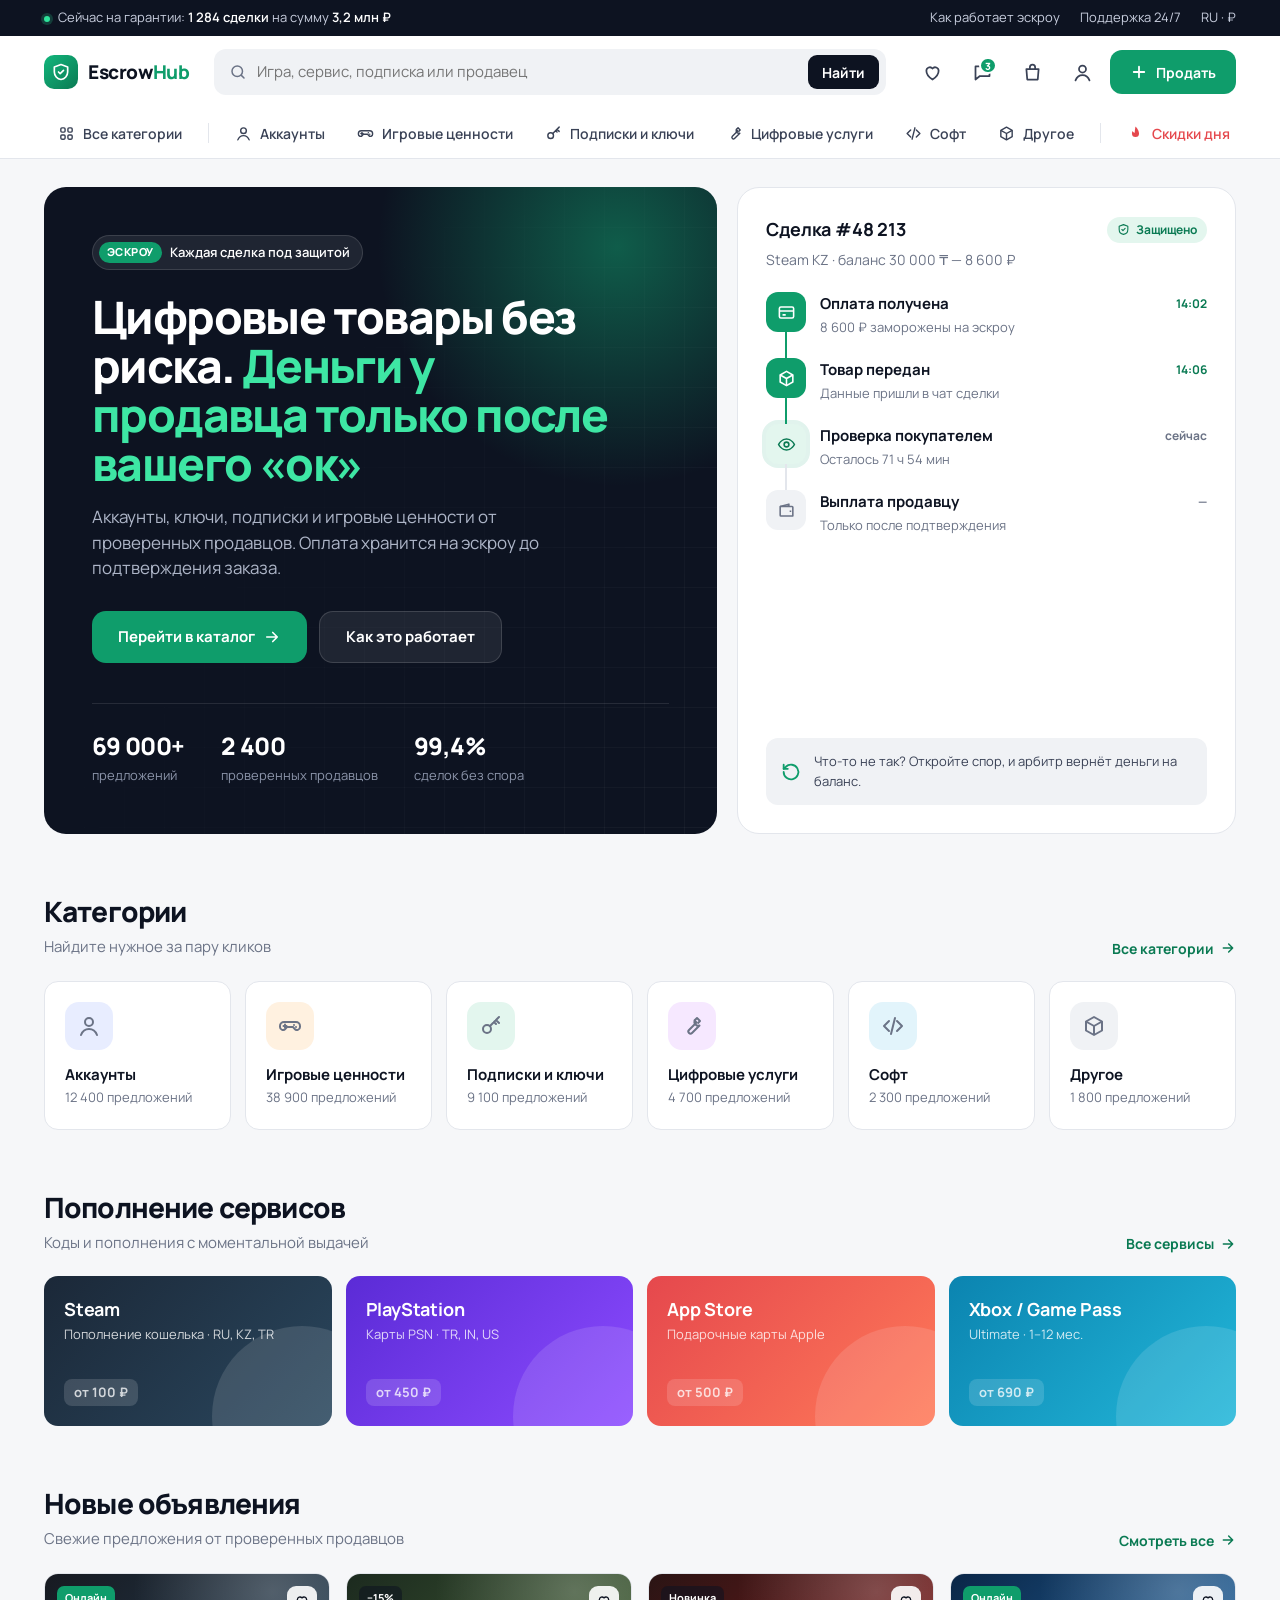
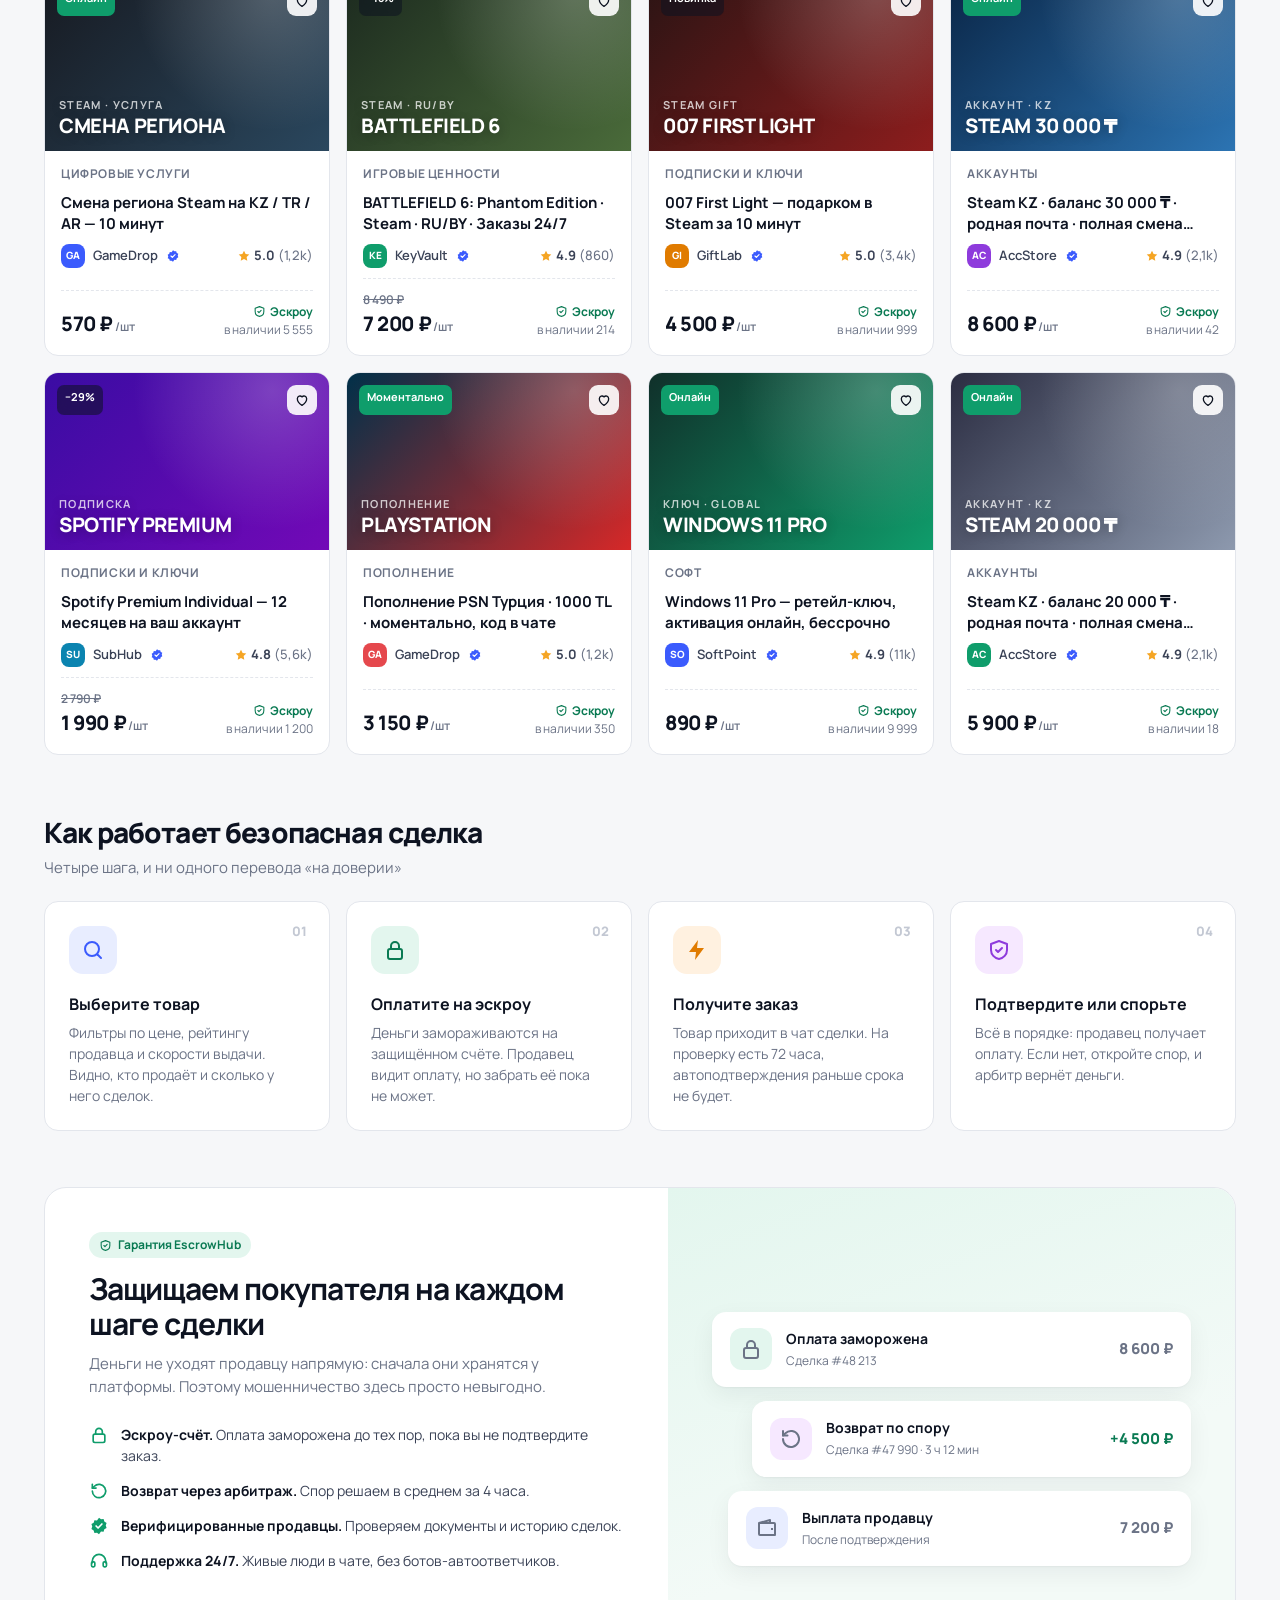
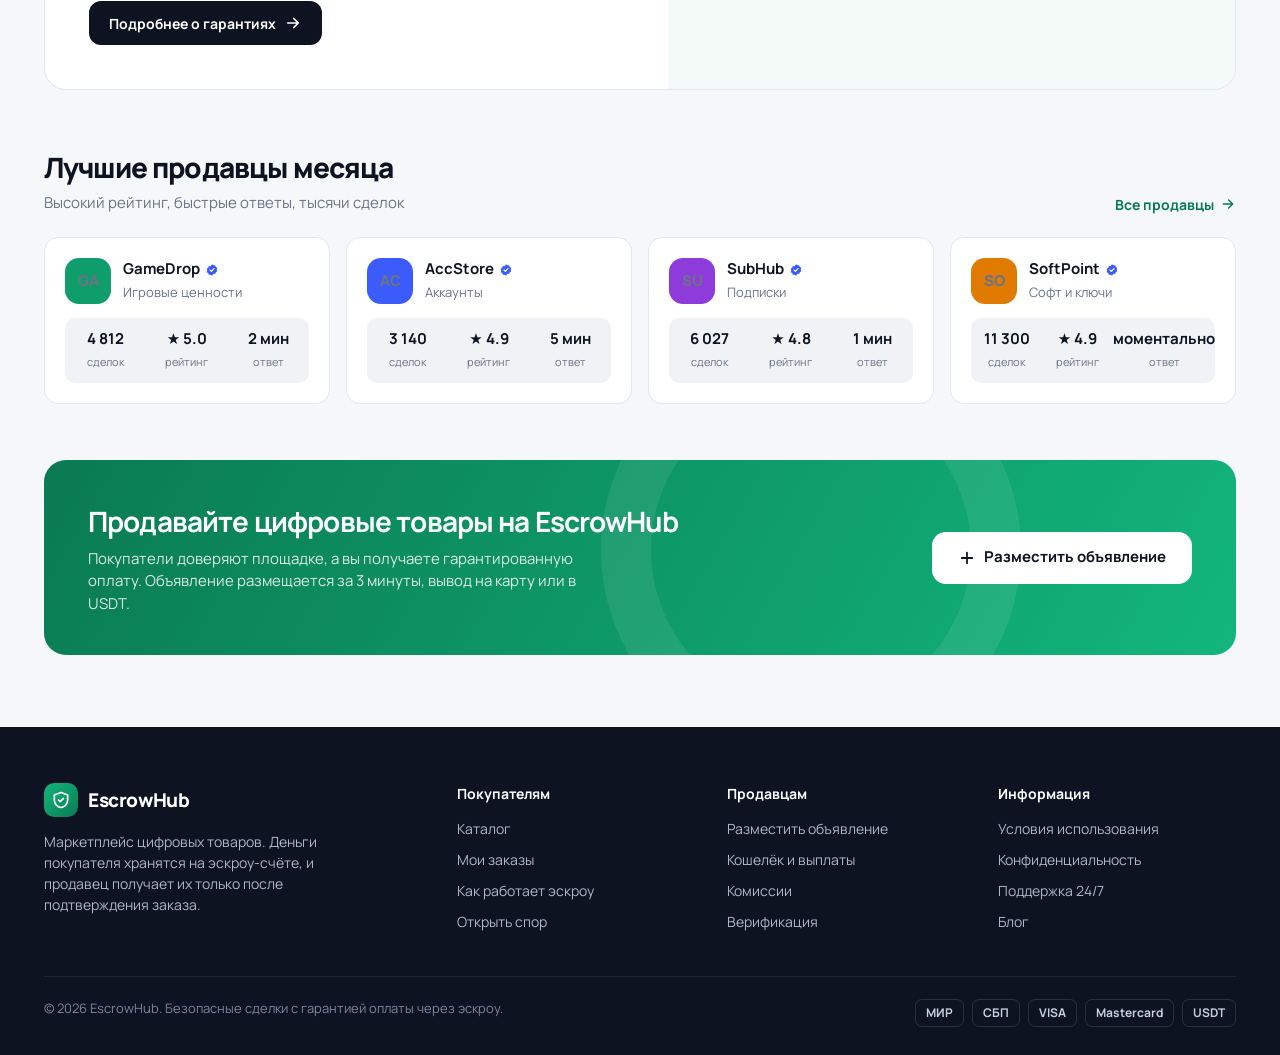
<file: index.html>
<!doctype html>
<html lang="ru">
<head>
<meta charset="utf-8">
<meta name="viewport" content="width=device-width, initial-scale=1">
<title>EscrowHub — маркетплейс цифровых товаров с безопасной сделкой</title>
<link rel="preconnect" href="https://fonts.googleapis.com">
<link rel="preconnect" href="https://fonts.gstatic.com" crossorigin>
<link href="https://fonts.googleapis.com/css2?family=Manrope:wght@400;500;600;700;800&display=swap" rel="stylesheet">
<link rel="stylesheet" href="styles.css">
</head>
<body>
<svg width="0" height="0" style="position:absolute" aria-hidden="true">
<defs>
<symbol id="i-shield" viewBox="0 0 24 24" fill="none" stroke="currentColor" stroke-width="2" stroke-linecap="round" stroke-linejoin="round"><path d="M12 3 4 6v6c0 4.5 3.4 8.3 8 9 4.6-.7 8-4.5 8-9V6l-8-3Z"/><path d="m9 12 2 2 4-4"/></symbol>
<symbol id="i-search" viewBox="0 0 24 24" fill="none" stroke="currentColor" stroke-width="2" stroke-linecap="round"><circle cx="11" cy="11" r="7"/><path d="m20 20-3.5-3.5"/></symbol>
<symbol id="i-heart" viewBox="0 0 24 24" fill="none" stroke="currentColor" stroke-width="2" stroke-linejoin="round"><path d="M12 20s-7-4.4-7-10a4 4 0 0 1 7-2.6A4 4 0 0 1 19 10c0 5.6-7 10-7 10Z"/></symbol>
<symbol id="i-chat" viewBox="0 0 24 24" fill="none" stroke="currentColor" stroke-width="2" stroke-linejoin="round"><path d="M4 5h16v11H9l-5 4V5Z"/></symbol>
<symbol id="i-bag" viewBox="0 0 24 24" fill="none" stroke="currentColor" stroke-width="2" stroke-linejoin="round"><path d="M5 8h14l-1 12H6L5 8Z"/><path d="M9 8V6a3 3 0 0 1 6 0v2"/></symbol>
<symbol id="i-user" viewBox="0 0 24 24" fill="none" stroke="currentColor" stroke-width="2" stroke-linecap="round"><circle cx="12" cy="8" r="4"/><path d="M4 21c1.5-4 4.5-6 8-6s6.5 2 8 6"/></symbol>
<symbol id="i-plus" viewBox="0 0 24 24" fill="none" stroke="currentColor" stroke-width="2.4" stroke-linecap="round"><path d="M12 5v14M5 12h14"/></symbol>
<symbol id="i-arrow" viewBox="0 0 24 24" fill="none" stroke="currentColor" stroke-width="2.2" stroke-linecap="round" stroke-linejoin="round"><path d="M5 12h14M13 6l6 6-6 6"/></symbol>
<symbol id="i-star" viewBox="0 0 24 24" fill="currentColor"><path d="m12 2.8 2.8 5.8 6.3.9-4.6 4.4 1.1 6.3L12 17.2l-5.6 3 1.1-6.3L2.9 9.5l6.3-.9L12 2.8Z"/></symbol>
<symbol id="i-check" viewBox="0 0 24 24" fill="currentColor"><path d="M12 2 14.4 4l3.1-.3.9 3 2.7 1.6-1 3 1 3-2.7 1.6-.9 3-3.1-.3L12 22l-2.4-2-3.1.3-.9-3-2.7-1.6 1-3-1-3 2.7-1.6.9-3 3.1.3L12 2Z"/><path d="m8.5 12 2.4 2.4 4.6-4.8" fill="none" stroke="#fff" stroke-width="2" stroke-linecap="round" stroke-linejoin="round"/></symbol>
<symbol id="i-bolt" viewBox="0 0 24 24" fill="currentColor"><path d="M13 2 4 14h7l-1 8 9-12h-7l1-8Z"/></symbol>
<symbol id="i-card" viewBox="0 0 24 24" fill="none" stroke="currentColor" stroke-width="2" stroke-linejoin="round"><rect x="3" y="5" width="18" height="14" rx="2"/><path d="M3 10h18M7 15h4"/></symbol>
<symbol id="i-lock" viewBox="0 0 24 24" fill="none" stroke="currentColor" stroke-width="2" stroke-linejoin="round"><rect x="5" y="11" width="14" height="10" rx="2"/><path d="M8 11V8a4 4 0 0 1 8 0v3"/></symbol>
<symbol id="i-box" viewBox="0 0 24 24" fill="none" stroke="currentColor" stroke-width="2" stroke-linejoin="round"><path d="m12 3 8 4.5v9L12 21l-8-4.5v-9L12 3Z"/><path d="m4 7.5 8 4.5 8-4.5M12 12v9"/></symbol>
<symbol id="i-wallet" viewBox="0 0 24 24" fill="none" stroke="currentColor" stroke-width="2" stroke-linejoin="round"><path d="M4 7h15a1 1 0 0 1 1 1v11H5a1 1 0 0 1-1-1V7Z"/><path d="M4 7l11-3v3M16 13h2"/></symbol>
<symbol id="i-gamepad" viewBox="0 0 24 24" fill="none" stroke="currentColor" stroke-width="2" stroke-linecap="round" stroke-linejoin="round"><path d="M6 8h12a4 4 0 0 1 4 4v1a3 3 0 0 1-5.4 1.8L15 13H9l-1.6 1.8A3 3 0 0 1 2 13v-1a4 4 0 0 1 4-4Z"/><path d="M7 10.5v3M5.5 12h3M16 11h.01M18 13h.01"/></symbol>
<symbol id="i-key" viewBox="0 0 24 24" fill="none" stroke="currentColor" stroke-width="2" stroke-linecap="round"><circle cx="8" cy="15" r="4"/><path d="m11 12 9-9M17 6l3 3M15 8l2 2"/></symbol>
<symbol id="i-tool" viewBox="0 0 24 24" fill="none" stroke="currentColor" stroke-width="2" stroke-linejoin="round"><path d="M14.5 6.5a4 4 0 0 0 5 5L12 19a2.1 2.1 0 0 1-3-3l7.5-7.5Z"/><path d="M14.5 6.5 17 4l3 3-2.5 2.5"/></symbol>
<symbol id="i-code" viewBox="0 0 24 24" fill="none" stroke="currentColor" stroke-width="2" stroke-linecap="round" stroke-linejoin="round"><path d="m8 7-5 5 5 5M16 7l5 5-5 5M14 4l-4 16"/></symbol>
<symbol id="i-grid" viewBox="0 0 24 24" fill="none" stroke="currentColor" stroke-width="2"><rect x="4" y="4" width="6" height="6" rx="1.5"/><rect x="14" y="4" width="6" height="6" rx="1.5"/><rect x="4" y="14" width="6" height="6" rx="1.5"/><rect x="14" y="14" width="6" height="6" rx="1.5"/></symbol>
<symbol id="i-list" viewBox="0 0 24 24" fill="none" stroke="currentColor" stroke-width="2" stroke-linecap="round"><path d="M4 6h16M4 12h16M4 18h16"/></symbol>
<symbol id="i-chev" viewBox="0 0 24 24" fill="none" stroke="currentColor" stroke-width="2.2" stroke-linecap="round" stroke-linejoin="round"><path d="m6 9 6 6 6-6"/></symbol>
<symbol id="i-clock" viewBox="0 0 24 24" fill="none" stroke="currentColor" stroke-width="2" stroke-linecap="round"><circle cx="12" cy="12" r="9"/><path d="M12 7v5l3 2"/></symbol>
<symbol id="i-fire" viewBox="0 0 24 24" fill="currentColor"><path d="M12 2s5 4.5 5 10a5 5 0 0 1-10 0c0-2 1-3.5 1-3.5S9 11 11 11c0-4 1-9 1-9Z"/></symbol>
<symbol id="i-support" viewBox="0 0 24 24" fill="none" stroke="currentColor" stroke-width="2" stroke-linecap="round"><path d="M4 14v-2a8 8 0 0 1 16 0v2"/><rect x="3" y="13" width="4" height="6" rx="1.5"/><rect x="17" y="13" width="4" height="6" rx="1.5"/></symbol>
<symbol id="i-refund" viewBox="0 0 24 24" fill="none" stroke="currentColor" stroke-width="2" stroke-linecap="round" stroke-linejoin="round"><path d="M4 12a8 8 0 1 0 2.4-5.7L4 8.5"/><path d="M4 4v4.5h4.5"/></symbol>
<symbol id="i-eye" viewBox="0 0 24 24" fill="none" stroke="currentColor" stroke-width="2"><path d="M2 12s3.6-7 10-7 10 7 10 7-3.6 7-10 7S2 12 2 12Z"/><circle cx="12" cy="12" r="3"/></symbol>
</defs>
</svg>
<div class="topbar">
  <div class="container">
    <div><span class="dot"></span>Сейчас на гарантии: <b>1 284 сделки</b> на сумму <b>3,2 млн ₽</b></div>
    <div class="topbar-links">
      <a href="#">Как работает эскроу</a>
      <a href="#">Поддержка 24/7</a>
      <a href="#">RU · ₽</a>
    </div>
  </div>
</div>
<header class="header">
  <div class="container">
    <div class="header-main">
      <a href="index.html" class="logo"><span class="logo-mark"><svg><use href="#i-shield"/></svg></span><b>Escrow<span>Hub</span></b></a>
      <label class="search">
        <svg><use href="#i-search"/></svg>
        <input type="search" placeholder="Игра, сервис, подписка или продавец">
        <button class="btn btn-dark">Найти</button>
      </label>
      <div class="header-actions">
        <a href="#" class="icon-btn hide-sm" title="Избранное"><svg><use href="#i-heart"/></svg></a>
        <a href="messages.html" class="icon-btn hide-sm" title="Сообщения"><svg><use href="#i-chat"/></svg><span class="badge">3</span></a>
        <a href="profile.html" class="icon-btn" title="Заказы"><svg><use href="#i-bag"/></svg></a>
        <a href="home-in.html" class="icon-btn" title="Профиль"><svg><use href="#i-user"/></svg></a>
        <a href="create.html" class="btn btn-primary"><svg><use href="#i-plus"/></svg><span>Продать</span></a>
      </div>
    </div>
    <nav class="nav"><a href="catalog.html?c=all" data-cat="all"><svg><use href="#i-grid"/></svg>Все категории</a><span class="sep"></span><a href="catalog.html?c=accounts" data-cat="accounts"><svg><use href="#i-user"/></svg>Аккаунты</a><a href="catalog.html?c=games" data-cat="games"><svg><use href="#i-gamepad"/></svg>Игровые ценности</a><a href="catalog.html?c=keys" data-cat="keys"><svg><use href="#i-key"/></svg>Подписки и ключи</a><a href="catalog.html?c=services" data-cat="services"><svg><use href="#i-tool"/></svg>Цифровые услуги</a><a href="catalog.html?c=soft" data-cat="soft"><svg><use href="#i-code"/></svg>Софт</a><a href="catalog.html?c=other" data-cat="other"><svg><use href="#i-box"/></svg>Другое</a><span class="sep"></span><a href="catalog.html?c=sale" data-cat="sale" class="hot"><svg><use href="#i-fire"/></svg>Скидки дня</a></nav>
  </div>
</header>
<main class="container">
  <section class="hero">
    <div class="hero-grid">
      <div class="hero-main">
        <div>
          <span class="pill"><i>ЭСКРОУ</i>Каждая сделка под защитой</span>
          <h1>Цифровые товары без риска. <em>Деньги у продавца только после вашего «ок»</em></h1>
          <p class="lead">Аккаунты, ключи, подписки и игровые ценности от проверенных продавцов. Оплата хранится на эскроу до подтверждения заказа.</p>
          <div class="hero-cta">
            <a href="catalog.html" class="btn btn-primary btn-lg">Перейти в каталог<svg><use href="#i-arrow"/></svg></a>
            <a href="#how" class="btn btn-ghost btn-lg">Как это работает</a>
          </div>
        </div>
        <div class="hero-stats">
          <div><b>69 000+</b><span>предложений</span></div>
          <div><b>2 400</b><span>проверенных продавцов</span></div>
          <div><b>99,4%</b><span>сделок без спора</span></div>
        </div>
      </div>
      <aside class="flow">
        <div class="flow-head"><h3>Сделка #48 213</h3><span class="tag"><svg><use href="#i-shield"/></svg>Защищено</span></div>
        <p>Steam KZ · баланс 30 000 ₸ — 8 600 ₽</p>
        <ol class="steps">
          <li class="step done"><span class="step-ico"><svg><use href="#i-card"/></svg></span><div><b>Оплата получена</b><span>8 600 ₽ заморожены на эскроу</span></div><em>14:02</em></li>
          <li class="step done"><span class="step-ico"><svg><use href="#i-box"/></svg></span><div><b>Товар передан</b><span>Данные пришли в чат сделки</span></div><em>14:06</em></li>
          <li class="step current"><span class="step-ico"><svg><use href="#i-eye"/></svg></span><div><b>Проверка покупателем</b><span>Осталось 71 ч 54 мин</span></div><em>сейчас</em></li>
          <li class="step"><span class="step-ico"><svg><use href="#i-wallet"/></svg></span><div><b>Выплата продавцу</b><span>Только после подтверждения</span></div><em>—</em></li>
        </ol>
        <div class="flow-foot"><svg><use href="#i-refund"/></svg><span>Что-то не так? Откройте спор, и арбитр вернёт деньги на баланс.</span></div>
      </aside>
    </div>
  </section>

  <section class="section">
    <div class="section-head"><div><h2>Категории</h2><p>Найдите нужное за пару кликов</p></div><a href="catalog.html" class="link-more">Все категории<svg><use href="#i-arrow"/></svg></a></div>
    <div class="cats"><a href="catalog.html?c=accounts" class="cat"><span class="cat-ico c1"><svg><use href="#i-user"/></svg></span><div><b>Аккаунты</b><span>12 400 предложений</span></div></a><a href="catalog.html?c=games" class="cat"><span class="cat-ico c2"><svg><use href="#i-gamepad"/></svg></span><div><b>Игровые ценности</b><span>38 900 предложений</span></div></a><a href="catalog.html?c=keys" class="cat"><span class="cat-ico c3"><svg><use href="#i-key"/></svg></span><div><b>Подписки и ключи</b><span>9 100 предложений</span></div></a><a href="catalog.html?c=services" class="cat"><span class="cat-ico c4"><svg><use href="#i-tool"/></svg></span><div><b>Цифровые услуги</b><span>4 700 предложений</span></div></a><a href="catalog.html?c=soft" class="cat"><span class="cat-ico c5"><svg><use href="#i-code"/></svg></span><div><b>Софт</b><span>2 300 предложений</span></div></a><a href="catalog.html?c=other" class="cat"><span class="cat-ico c6"><svg><use href="#i-box"/></svg></span><div><b>Другое</b><span>1 800 предложений</span></div></a></div>
  </section>

  <section class="section">
    <div class="section-head"><div><h2>Пополнение сервисов</h2><p>Коды и пополнения с моментальной выдачей</p></div><a href="catalog.html" class="link-more">Все сервисы<svg><use href="#i-arrow"/></svg></a></div>
    <div class="topups"><a href="catalog.html" class="topup t1"><div><b>Steam</b><br><span>Пополнение кошелька · RU, KZ, TR</span></div><span class="from">от 100 ₽</span></a><a href="catalog.html" class="topup t2"><div><b>PlayStation</b><br><span>Карты PSN · TR, IN, US</span></div><span class="from">от 450 ₽</span></a><a href="catalog.html" class="topup t3"><div><b>App Store</b><br><span>Подарочные карты Apple</span></div><span class="from">от 500 ₽</span></a><a href="catalog.html" class="topup t4"><div><b>Xbox / Game Pass</b><br><span>Ultimate · 1–12 мес.</span></div><span class="from">от 690 ₽</span></a></div>
  </section>

  <section class="section">
    <div class="section-head"><div><h2>Новые объявления</h2><p>Свежие предложения от проверенных продавцов</p></div><a href="catalog.html" class="link-more">Смотреть все<svg><use href="#i-arrow"/></svg></a></div>
    <div class="grid">
<a href="product.html" class="card">
  <div class="card-media g1">
    <div class="card-chips"><span class="chip green">Онлайн</span><span class="fav"><svg><use href="#i-heart"/></svg></span></div>
    <div class="title-art"><small>Steam · Услуга</small>Смена региона</div>
  </div>
  <div class="card-body">
    <div class="card-cat">Цифровые услуги</div>
    <div class="card-title">Смена региона Steam на KZ / TR / AR — 10 минут</div>
    <div class="card-meta">
      <span class="avatar" style="background:#3b5bfd">GA</span>
      <span class="seller-name">GameDrop</span><svg class="verified"><use href="#i-check"/></svg>
      <span class="rating"><svg><use href="#i-star"/></svg>5.0 <span style="color:var(--muted);font-weight:500">(1,2k)</span></span>
    </div>
    <div class="card-foot">
      <div class="price">570 ₽<small>/шт</small></div>
      <div class="stock"><b><svg><use href="#i-shield"/></svg>Эскроу</b>в наличии 5 555</div>
    </div>
  </div>
</a>
<a href="product.html" class="card">
  <div class="card-media g2">
    <div class="card-chips"><span class="chip">−15%</span><span class="fav"><svg><use href="#i-heart"/></svg></span></div>
    <div class="title-art"><small>Steam · RU/BY</small>Battlefield 6</div>
  </div>
  <div class="card-body">
    <div class="card-cat">Игровые ценности</div>
    <div class="card-title">BATTLEFIELD 6: Phantom Edition · Steam · RU/BY · Заказы 24/7</div>
    <div class="card-meta">
      <span class="avatar" style="background:#0f9d6b">KE</span>
      <span class="seller-name">KeyVault</span><svg class="verified"><use href="#i-check"/></svg>
      <span class="rating"><svg><use href="#i-star"/></svg>4.9 <span style="color:var(--muted);font-weight:500">(860)</span></span>
    </div>
    <div class="card-foot">
      <div class="price"><s>8 490 ₽</s>7 200 ₽<small>/шт</small></div>
      <div class="stock"><b><svg><use href="#i-shield"/></svg>Эскроу</b>в наличии 214</div>
    </div>
  </div>
</a>
<a href="product.html" class="card">
  <div class="card-media g3">
    <div class="card-chips"><span class="chip">Новинка</span><span class="fav"><svg><use href="#i-heart"/></svg></span></div>
    <div class="title-art"><small>Steam Gift</small>007 First Light</div>
  </div>
  <div class="card-body">
    <div class="card-cat">Подписки и ключи</div>
    <div class="card-title">007 First Light — подарком в Steam за 10 минут</div>
    <div class="card-meta">
      <span class="avatar" style="background:#e07b00">GI</span>
      <span class="seller-name">GiftLab</span><svg class="verified"><use href="#i-check"/></svg>
      <span class="rating"><svg><use href="#i-star"/></svg>5.0 <span style="color:var(--muted);font-weight:500">(3,4k)</span></span>
    </div>
    <div class="card-foot">
      <div class="price">4 500 ₽<small>/шт</small></div>
      <div class="stock"><b><svg><use href="#i-shield"/></svg>Эскроу</b>в наличии 999</div>
    </div>
  </div>
</a>
<a href="product.html" class="card">
  <div class="card-media g4">
    <div class="card-chips"><span class="chip green">Онлайн</span><span class="fav"><svg><use href="#i-heart"/></svg></span></div>
    <div class="title-art"><small>Аккаунт · KZ</small>Steam 30 000 ₸</div>
  </div>
  <div class="card-body">
    <div class="card-cat">Аккаунты</div>
    <div class="card-title">Steam KZ · баланс 30 000 ₸ · родная почта · полная смена данных</div>
    <div class="card-meta">
      <span class="avatar" style="background:#8e3bdc">AC</span>
      <span class="seller-name">AccStore</span><svg class="verified"><use href="#i-check"/></svg>
      <span class="rating"><svg><use href="#i-star"/></svg>4.9 <span style="color:var(--muted);font-weight:500">(2,1k)</span></span>
    </div>
    <div class="card-foot">
      <div class="price">8 600 ₽<small>/шт</small></div>
      <div class="stock"><b><svg><use href="#i-shield"/></svg>Эскроу</b>в наличии 42</div>
    </div>
  </div>
</a>
<a href="product.html" class="card">
  <div class="card-media g5">
    <div class="card-chips"><span class="chip">−29%</span><span class="fav"><svg><use href="#i-heart"/></svg></span></div>
    <div class="title-art"><small>Подписка</small>Spotify Premium</div>
  </div>
  <div class="card-body">
    <div class="card-cat">Подписки и ключи</div>
    <div class="card-title">Spotify Premium Individual — 12 месяцев на ваш аккаунт</div>
    <div class="card-meta">
      <span class="avatar" style="background:#0b84b0">SU</span>
      <span class="seller-name">SubHub</span><svg class="verified"><use href="#i-check"/></svg>
      <span class="rating"><svg><use href="#i-star"/></svg>4.8 <span style="color:var(--muted);font-weight:500">(5,6k)</span></span>
    </div>
    <div class="card-foot">
      <div class="price"><s>2 790 ₽</s>1 990 ₽<small>/шт</small></div>
      <div class="stock"><b><svg><use href="#i-shield"/></svg>Эскроу</b>в наличии 1 200</div>
    </div>
  </div>
</a>
<a href="product.html" class="card">
  <div class="card-media g6">
    <div class="card-chips"><span class="chip green">Моментально</span><span class="fav"><svg><use href="#i-heart"/></svg></span></div>
    <div class="title-art"><small>Пополнение</small>PlayStation</div>
  </div>
  <div class="card-body">
    <div class="card-cat">Пополнение</div>
    <div class="card-title">Пополнение PSN Турция · 1000 TL · моментально, код в чате</div>
    <div class="card-meta">
      <span class="avatar" style="background:#e5484d">GA</span>
      <span class="seller-name">GameDrop</span><svg class="verified"><use href="#i-check"/></svg>
      <span class="rating"><svg><use href="#i-star"/></svg>5.0 <span style="color:var(--muted);font-weight:500">(1,2k)</span></span>
    </div>
    <div class="card-foot">
      <div class="price">3 150 ₽<small>/шт</small></div>
      <div class="stock"><b><svg><use href="#i-shield"/></svg>Эскроу</b>в наличии 350</div>
    </div>
  </div>
</a>
<a href="product.html" class="card">
  <div class="card-media g7">
    <div class="card-chips"><span class="chip green">Онлайн</span><span class="fav"><svg><use href="#i-heart"/></svg></span></div>
    <div class="title-art"><small>Ключ · Global</small>Windows 11 Pro</div>
  </div>
  <div class="card-body">
    <div class="card-cat">Софт</div>
    <div class="card-title">Windows 11 Pro — ретейл-ключ, активация онлайн, бессрочно</div>
    <div class="card-meta">
      <span class="avatar" style="background:#3b5bfd">SO</span>
      <span class="seller-name">SoftPoint</span><svg class="verified"><use href="#i-check"/></svg>
      <span class="rating"><svg><use href="#i-star"/></svg>4.9 <span style="color:var(--muted);font-weight:500">(11k)</span></span>
    </div>
    <div class="card-foot">
      <div class="price">890 ₽<small>/шт</small></div>
      <div class="stock"><b><svg><use href="#i-shield"/></svg>Эскроу</b>в наличии 9 999</div>
    </div>
  </div>
</a>
<a href="product.html" class="card">
  <div class="card-media g8">
    <div class="card-chips"><span class="chip green">Онлайн</span><span class="fav"><svg><use href="#i-heart"/></svg></span></div>
    <div class="title-art"><small>Аккаунт · KZ</small>Steam 20 000 ₸</div>
  </div>
  <div class="card-body">
    <div class="card-cat">Аккаунты</div>
    <div class="card-title">Steam KZ · баланс 20 000 ₸ · родная почта · полная смена данных</div>
    <div class="card-meta">
      <span class="avatar" style="background:#0f9d6b">AC</span>
      <span class="seller-name">AccStore</span><svg class="verified"><use href="#i-check"/></svg>
      <span class="rating"><svg><use href="#i-star"/></svg>4.9 <span style="color:var(--muted);font-weight:500">(2,1k)</span></span>
    </div>
    <div class="card-foot">
      <div class="price">5 900 ₽<small>/шт</small></div>
      <div class="stock"><b><svg><use href="#i-shield"/></svg>Эскроу</b>в наличии 18</div>
    </div>
  </div>
</a></div>
  </section>

  <section class="section" id="how">
    <div class="section-head"><div><h2>Как работает безопасная сделка</h2><p>Четыре шага, и ни одного перевода «на доверии»</p></div></div>
    <div class="how"><div class="how-item"><span class="cat-ico c1"><svg><use href="#i-search"/></svg></span><h4>Выберите товар</h4><p>Фильтры по цене, рейтингу продавца и скорости выдачи. Видно, кто продаёт и сколько у него сделок.</p></div><div class="how-item"><span class="cat-ico c3"><svg><use href="#i-lock"/></svg></span><h4>Оплатите на эскроу</h4><p>Деньги замораживаются на защищённом счёте. Продавец видит оплату, но забрать её пока не может.</p></div><div class="how-item"><span class="cat-ico c2"><svg><use href="#i-bolt"/></svg></span><h4>Получите заказ</h4><p>Товар приходит в чат сделки. На проверку есть 72 часа, автоподтверждения раньше срока не будет.</p></div><div class="how-item"><span class="cat-ico c4"><svg><use href="#i-shield"/></svg></span><h4>Подтвердите или спорьте</h4><p>Всё в порядке: продавец получает оплату. Если нет, откройте спор, и арбитр вернёт деньги.</p></div></div>
  </section>

  <section class="trust">
    <div class="trust-copy">
      <span class="tag"><svg><use href="#i-shield"/></svg>Гарантия EscrowHub</span>
      <h2>Защищаем покупателя на каждом шаге сделки</h2>
      <p>Деньги не уходят продавцу напрямую: сначала они хранятся у платформы. Поэтому мошенничество здесь просто невыгодно.</p>
      <ul class="trust-list">
        <li><svg><use href="#i-lock"/></svg><span><b>Эскроу-счёт.</b> Оплата заморожена до тех пор, пока вы не подтвердите заказ.</span></li>
        <li><svg><use href="#i-refund"/></svg><span><b>Возврат через арбитраж.</b> Спор решаем в среднем за 4 часа.</span></li>
        <li><svg><use href="#i-check"/></svg><span><b>Верифицированные продавцы.</b> Проверяем документы и историю сделок.</span></li>
        <li><svg><use href="#i-support"/></svg><span><b>Поддержка 24/7.</b> Живые люди в чате, без ботов-автоответчиков.</span></li>
      </ul>
      <a href="#" class="btn btn-dark">Подробнее о гарантиях<svg><use href="#i-arrow"/></svg></a>
    </div>
    <div class="trust-visual">
      <div class="mini"><span class="cat-ico c3"><svg><use href="#i-lock"/></svg></span><div><b>Оплата заморожена</b><span>Сделка #48 213</span></div><span class="amt">8 600 ₽</span></div>
      <div class="mini"><span class="cat-ico c4"><svg><use href="#i-refund"/></svg></span><div><b>Возврат по спору</b><span>Сделка #47 990 · 3 ч 12 мин</span></div><span class="amt ok">+4 500 ₽</span></div>
      <div class="mini"><span class="cat-ico c1"><svg><use href="#i-wallet"/></svg></span><div><b>Выплата продавцу</b><span>После подтверждения</span></div><span class="amt">7 200 ₽</span></div>
    </div>
  </section>

  <section class="section">
    <div class="section-head"><div><h2>Лучшие продавцы месяца</h2><p>Высокий рейтинг, быстрые ответы, тысячи сделок</p></div><a href="#" class="link-more">Все продавцы<svg><use href="#i-arrow"/></svg></a></div>
    <div class="sellers"><a href="#" class="seller"><div class="seller-top"><span class="avatar" style="background:#0f9d6b">GA</span><div><b>GameDrop<svg class="verified"><use href="#i-check"/></svg></b><span>Игровые ценности</span></div></div>
<div class="seller-stats"><div><b>4 812</b><span>сделок</span></div><div><b>★ 5.0</b><span>рейтинг</span></div><div><b>2 мин</b><span>ответ</span></div></div></a><a href="#" class="seller"><div class="seller-top"><span class="avatar" style="background:#3b5bfd">AC</span><div><b>AccStore<svg class="verified"><use href="#i-check"/></svg></b><span>Аккаунты</span></div></div>
<div class="seller-stats"><div><b>3 140</b><span>сделок</span></div><div><b>★ 4.9</b><span>рейтинг</span></div><div><b>5 мин</b><span>ответ</span></div></div></a><a href="#" class="seller"><div class="seller-top"><span class="avatar" style="background:#8e3bdc">SU</span><div><b>SubHub<svg class="verified"><use href="#i-check"/></svg></b><span>Подписки</span></div></div>
<div class="seller-stats"><div><b>6 027</b><span>сделок</span></div><div><b>★ 4.8</b><span>рейтинг</span></div><div><b>1 мин</b><span>ответ</span></div></div></a><a href="#" class="seller"><div class="seller-top"><span class="avatar" style="background:#e07b00">SO</span><div><b>SoftPoint<svg class="verified"><use href="#i-check"/></svg></b><span>Софт и ключи</span></div></div>
<div class="seller-stats"><div><b>11 300</b><span>сделок</span></div><div><b>★ 4.9</b><span>рейтинг</span></div><div><b>моментально</b><span>ответ</span></div></div></a></div>
  </section>

  <section class="cta-band">
    <div><h2>Продавайте цифровые товары на EscrowHub</h2><p>Покупатели доверяют площадке, а вы получаете гарантированную оплату. Объявление размещается за 3 минуты, вывод на карту или в USDT.</p></div>
    <a href="#" class="btn btn-lg"><svg><use href="#i-plus"/></svg>Разместить объявление</a>
  </section>
</main>

<footer class="footer">
  <div class="container">
    <div class="footer-grid">
      <div>
        <a href="index.html" class="logo"><span class="logo-mark"><svg><use href="#i-shield"/></svg></span>EscrowHub</a>
        <p>Маркетплейс цифровых товаров. Деньги покупателя хранятся на эскроу-счёте, и продавец получает их только после подтверждения заказа.</p>
      </div>
      <div>
        <h5>Покупателям</h5>
        <ul><li><a href="catalog.html">Каталог</a></li><li><a href="profile.html">Мои заказы</a></li><li><a href="#">Как работает эскроу</a></li><li><a href="#">Открыть спор</a></li></ul>
      </div>
      <div>
        <h5>Продавцам</h5>
        <ul><li><a href="create.html">Разместить объявление</a></li><li><a href="wallet.html">Кошелёк и выплаты</a></li><li><a href="#">Комиссии</a></li><li><a href="#">Верификация</a></li></ul>
      </div>
      <div>
        <h5>Информация</h5>
        <ul><li><a href="#">Условия использования</a></li><li><a href="#">Конфиденциальность</a></li><li><a href="#">Поддержка 24/7</a></li><li><a href="#">Блог</a></li></ul>
      </div>
    </div>
    <div class="footer-bottom">
      <span>© 2026 EscrowHub. Безопасные сделки с гарантией оплаты через эскроу.</span>
      <div class="pay"><span>МИР</span><span>СБП</span><span>VISA</span><span>Mastercard</span><span>USDT</span></div>
    </div>
  </div>
</footer>
<script src="app.js"></script>
</body>
</html>
</file>
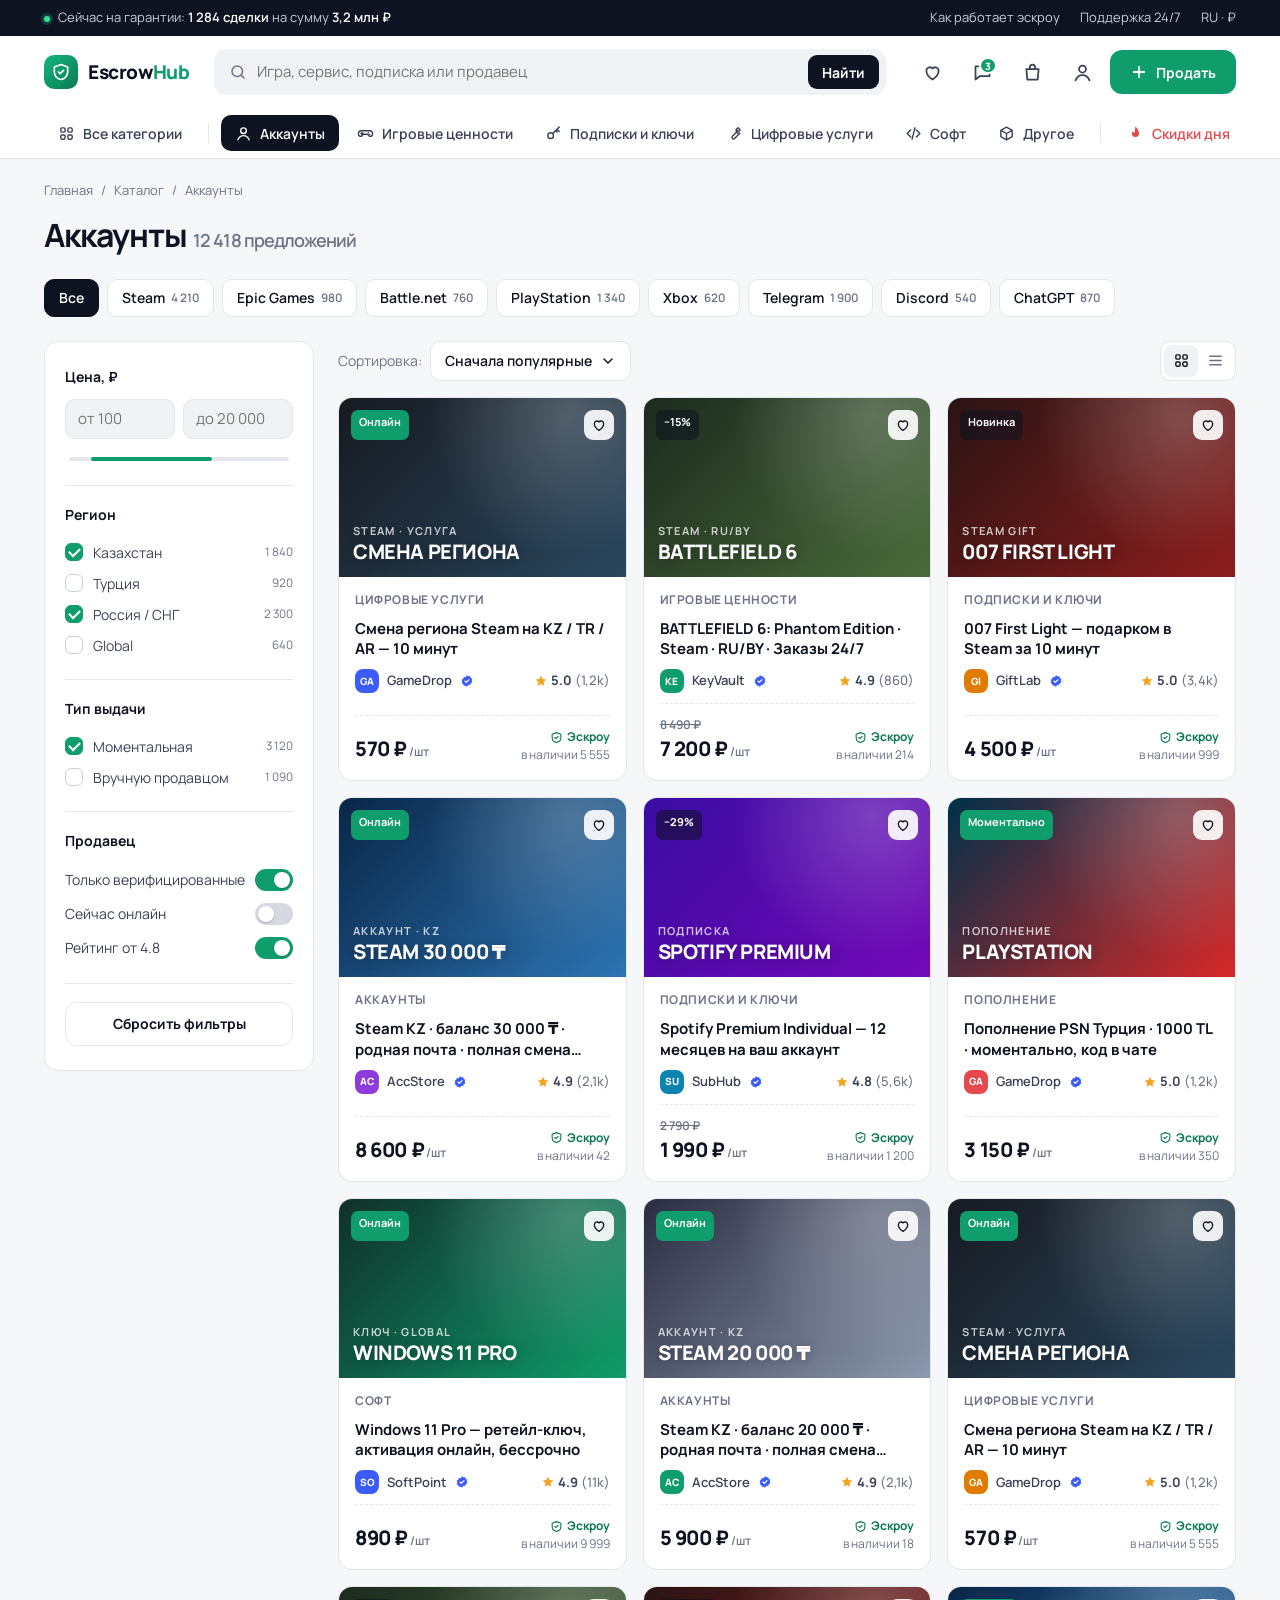
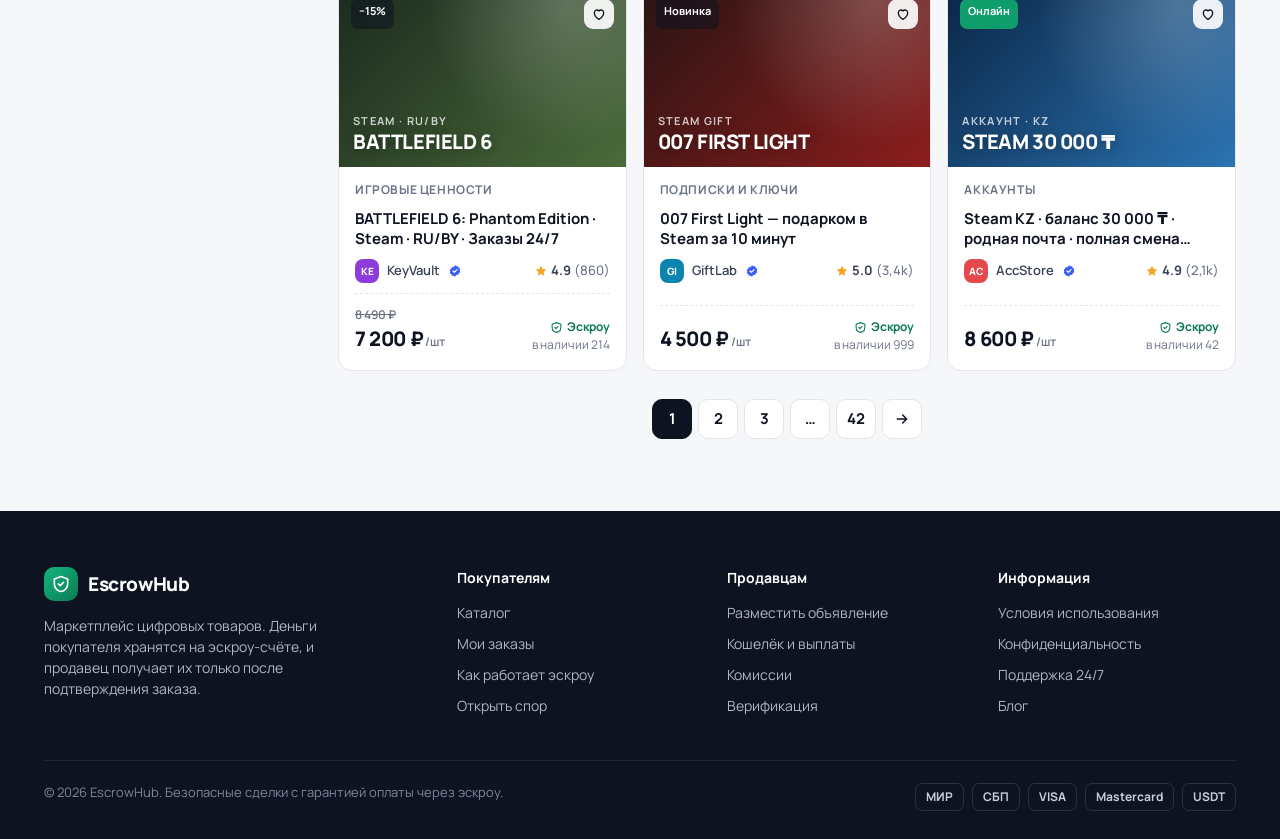
<file: catalog.html>
<!doctype html>
<html lang="ru">
<head>
<meta charset="utf-8">
<meta name="viewport" content="width=device-width, initial-scale=1">
<title>Каталог — EscrowHub</title>
<link rel="preconnect" href="https://fonts.googleapis.com">
<link rel="preconnect" href="https://fonts.gstatic.com" crossorigin>
<link href="https://fonts.googleapis.com/css2?family=Manrope:wght@400;500;600;700;800&display=swap" rel="stylesheet">
<link rel="stylesheet" href="styles.css">
</head>
<body>
<svg width="0" height="0" style="position:absolute" aria-hidden="true">
<defs>
<symbol id="i-shield" viewBox="0 0 24 24" fill="none" stroke="currentColor" stroke-width="2" stroke-linecap="round" stroke-linejoin="round"><path d="M12 3 4 6v6c0 4.5 3.4 8.3 8 9 4.6-.7 8-4.5 8-9V6l-8-3Z"/><path d="m9 12 2 2 4-4"/></symbol>
<symbol id="i-search" viewBox="0 0 24 24" fill="none" stroke="currentColor" stroke-width="2" stroke-linecap="round"><circle cx="11" cy="11" r="7"/><path d="m20 20-3.5-3.5"/></symbol>
<symbol id="i-heart" viewBox="0 0 24 24" fill="none" stroke="currentColor" stroke-width="2" stroke-linejoin="round"><path d="M12 20s-7-4.4-7-10a4 4 0 0 1 7-2.6A4 4 0 0 1 19 10c0 5.6-7 10-7 10Z"/></symbol>
<symbol id="i-chat" viewBox="0 0 24 24" fill="none" stroke="currentColor" stroke-width="2" stroke-linejoin="round"><path d="M4 5h16v11H9l-5 4V5Z"/></symbol>
<symbol id="i-bag" viewBox="0 0 24 24" fill="none" stroke="currentColor" stroke-width="2" stroke-linejoin="round"><path d="M5 8h14l-1 12H6L5 8Z"/><path d="M9 8V6a3 3 0 0 1 6 0v2"/></symbol>
<symbol id="i-user" viewBox="0 0 24 24" fill="none" stroke="currentColor" stroke-width="2" stroke-linecap="round"><circle cx="12" cy="8" r="4"/><path d="M4 21c1.5-4 4.5-6 8-6s6.5 2 8 6"/></symbol>
<symbol id="i-plus" viewBox="0 0 24 24" fill="none" stroke="currentColor" stroke-width="2.4" stroke-linecap="round"><path d="M12 5v14M5 12h14"/></symbol>
<symbol id="i-arrow" viewBox="0 0 24 24" fill="none" stroke="currentColor" stroke-width="2.2" stroke-linecap="round" stroke-linejoin="round"><path d="M5 12h14M13 6l6 6-6 6"/></symbol>
<symbol id="i-star" viewBox="0 0 24 24" fill="currentColor"><path d="m12 2.8 2.8 5.8 6.3.9-4.6 4.4 1.1 6.3L12 17.2l-5.6 3 1.1-6.3L2.9 9.5l6.3-.9L12 2.8Z"/></symbol>
<symbol id="i-check" viewBox="0 0 24 24" fill="currentColor"><path d="M12 2 14.4 4l3.1-.3.9 3 2.7 1.6-1 3 1 3-2.7 1.6-.9 3-3.1-.3L12 22l-2.4-2-3.1.3-.9-3-2.7-1.6 1-3-1-3 2.7-1.6.9-3 3.1.3L12 2Z"/><path d="m8.5 12 2.4 2.4 4.6-4.8" fill="none" stroke="#fff" stroke-width="2" stroke-linecap="round" stroke-linejoin="round"/></symbol>
<symbol id="i-bolt" viewBox="0 0 24 24" fill="currentColor"><path d="M13 2 4 14h7l-1 8 9-12h-7l1-8Z"/></symbol>
<symbol id="i-card" viewBox="0 0 24 24" fill="none" stroke="currentColor" stroke-width="2" stroke-linejoin="round"><rect x="3" y="5" width="18" height="14" rx="2"/><path d="M3 10h18M7 15h4"/></symbol>
<symbol id="i-lock" viewBox="0 0 24 24" fill="none" stroke="currentColor" stroke-width="2" stroke-linejoin="round"><rect x="5" y="11" width="14" height="10" rx="2"/><path d="M8 11V8a4 4 0 0 1 8 0v3"/></symbol>
<symbol id="i-box" viewBox="0 0 24 24" fill="none" stroke="currentColor" stroke-width="2" stroke-linejoin="round"><path d="m12 3 8 4.5v9L12 21l-8-4.5v-9L12 3Z"/><path d="m4 7.5 8 4.5 8-4.5M12 12v9"/></symbol>
<symbol id="i-wallet" viewBox="0 0 24 24" fill="none" stroke="currentColor" stroke-width="2" stroke-linejoin="round"><path d="M4 7h15a1 1 0 0 1 1 1v11H5a1 1 0 0 1-1-1V7Z"/><path d="M4 7l11-3v3M16 13h2"/></symbol>
<symbol id="i-gamepad" viewBox="0 0 24 24" fill="none" stroke="currentColor" stroke-width="2" stroke-linecap="round" stroke-linejoin="round"><path d="M6 8h12a4 4 0 0 1 4 4v1a3 3 0 0 1-5.4 1.8L15 13H9l-1.6 1.8A3 3 0 0 1 2 13v-1a4 4 0 0 1 4-4Z"/><path d="M7 10.5v3M5.5 12h3M16 11h.01M18 13h.01"/></symbol>
<symbol id="i-key" viewBox="0 0 24 24" fill="none" stroke="currentColor" stroke-width="2" stroke-linecap="round"><circle cx="8" cy="15" r="4"/><path d="m11 12 9-9M17 6l3 3M15 8l2 2"/></symbol>
<symbol id="i-tool" viewBox="0 0 24 24" fill="none" stroke="currentColor" stroke-width="2" stroke-linejoin="round"><path d="M14.5 6.5a4 4 0 0 0 5 5L12 19a2.1 2.1 0 0 1-3-3l7.5-7.5Z"/><path d="M14.5 6.5 17 4l3 3-2.5 2.5"/></symbol>
<symbol id="i-code" viewBox="0 0 24 24" fill="none" stroke="currentColor" stroke-width="2" stroke-linecap="round" stroke-linejoin="round"><path d="m8 7-5 5 5 5M16 7l5 5-5 5M14 4l-4 16"/></symbol>
<symbol id="i-grid" viewBox="0 0 24 24" fill="none" stroke="currentColor" stroke-width="2"><rect x="4" y="4" width="6" height="6" rx="1.5"/><rect x="14" y="4" width="6" height="6" rx="1.5"/><rect x="4" y="14" width="6" height="6" rx="1.5"/><rect x="14" y="14" width="6" height="6" rx="1.5"/></symbol>
<symbol id="i-list" viewBox="0 0 24 24" fill="none" stroke="currentColor" stroke-width="2" stroke-linecap="round"><path d="M4 6h16M4 12h16M4 18h16"/></symbol>
<symbol id="i-chev" viewBox="0 0 24 24" fill="none" stroke="currentColor" stroke-width="2.2" stroke-linecap="round" stroke-linejoin="round"><path d="m6 9 6 6 6-6"/></symbol>
<symbol id="i-clock" viewBox="0 0 24 24" fill="none" stroke="currentColor" stroke-width="2" stroke-linecap="round"><circle cx="12" cy="12" r="9"/><path d="M12 7v5l3 2"/></symbol>
<symbol id="i-fire" viewBox="0 0 24 24" fill="currentColor"><path d="M12 2s5 4.5 5 10a5 5 0 0 1-10 0c0-2 1-3.5 1-3.5S9 11 11 11c0-4 1-9 1-9Z"/></symbol>
<symbol id="i-support" viewBox="0 0 24 24" fill="none" stroke="currentColor" stroke-width="2" stroke-linecap="round"><path d="M4 14v-2a8 8 0 0 1 16 0v2"/><rect x="3" y="13" width="4" height="6" rx="1.5"/><rect x="17" y="13" width="4" height="6" rx="1.5"/></symbol>
<symbol id="i-refund" viewBox="0 0 24 24" fill="none" stroke="currentColor" stroke-width="2" stroke-linecap="round" stroke-linejoin="round"><path d="M4 12a8 8 0 1 0 2.4-5.7L4 8.5"/><path d="M4 4v4.5h4.5"/></symbol>
<symbol id="i-eye" viewBox="0 0 24 24" fill="none" stroke="currentColor" stroke-width="2"><path d="M2 12s3.6-7 10-7 10 7 10 7-3.6 7-10 7S2 12 2 12Z"/><circle cx="12" cy="12" r="3"/></symbol>
</defs>
</svg>
<div class="topbar">
  <div class="container">
    <div><span class="dot"></span>Сейчас на гарантии: <b>1 284 сделки</b> на сумму <b>3,2 млн ₽</b></div>
    <div class="topbar-links">
      <a href="#">Как работает эскроу</a>
      <a href="#">Поддержка 24/7</a>
      <a href="#">RU · ₽</a>
    </div>
  </div>
</div>
<header class="header">
  <div class="container">
    <div class="header-main">
      <a href="index.html" class="logo"><span class="logo-mark"><svg><use href="#i-shield"/></svg></span><b>Escrow<span>Hub</span></b></a>
      <label class="search">
        <svg><use href="#i-search"/></svg>
        <input type="search" placeholder="Игра, сервис, подписка или продавец">
        <button class="btn btn-dark">Найти</button>
      </label>
      <div class="header-actions">
        <a href="#" class="icon-btn hide-sm" title="Избранное"><svg><use href="#i-heart"/></svg></a>
        <a href="messages.html" class="icon-btn hide-sm" title="Сообщения"><svg><use href="#i-chat"/></svg><span class="badge">3</span></a>
        <a href="profile.html" class="icon-btn" title="Заказы"><svg><use href="#i-bag"/></svg></a>
        <a href="home-in.html" class="icon-btn" title="Профиль"><svg><use href="#i-user"/></svg></a>
        <a href="create.html" class="btn btn-primary"><svg><use href="#i-plus"/></svg><span>Продать</span></a>
      </div>
    </div>
    <nav class="nav"><a href="catalog.html?c=all" data-cat="all"><svg><use href="#i-grid"/></svg>Все категории</a><span class="sep"></span><a href="catalog.html?c=accounts" data-cat="accounts"><svg><use href="#i-user"/></svg>Аккаунты</a><a href="catalog.html?c=games" data-cat="games"><svg><use href="#i-gamepad"/></svg>Игровые ценности</a><a href="catalog.html?c=keys" data-cat="keys"><svg><use href="#i-key"/></svg>Подписки и ключи</a><a href="catalog.html?c=services" data-cat="services"><svg><use href="#i-tool"/></svg>Цифровые услуги</a><a href="catalog.html?c=soft" data-cat="soft"><svg><use href="#i-code"/></svg>Софт</a><a href="catalog.html?c=other" data-cat="other"><svg><use href="#i-box"/></svg>Другое</a><span class="sep"></span><a href="catalog.html?c=sale" data-cat="sale" class="hot"><svg><use href="#i-fire"/></svg>Скидки дня</a></nav>
  </div>
</header>
<main class="container">
  <div class="crumbs"><a href="index.html">Главная</a>/<a href="catalog.html">Каталог</a>/<span id="crumb-cat">Аккаунты</span></div>
  <div class="page-title"><h1><span id="cat-name" style="all:unset">Аккаунты</span><span id="cat-count">12 418 предложений</span></h1></div>
  <div class="chips-row" id="cat-chips">
    <a class="fchip on">Все</a><a class="fchip">Steam <small>4 210</small></a><a class="fchip">Epic Games <small>980</small></a>
    <a class="fchip">Battle.net <small>760</small></a><a class="fchip">PlayStation <small>1 340</small></a><a class="fchip">Xbox <small>620</small></a>
    <a class="fchip">Telegram <small>1 900</small></a><a class="fchip">Discord <small>540</small></a><a class="fchip">ChatGPT <small>870</small></a>
  </div>
  <div class="catalog">
    <aside class="filters">
      <div class="fgroup"><h6>Цена, ₽</h6><div class="range"><input placeholder="от 100"><input placeholder="до 20 000"></div><div class="slider"></div></div>
      <div class="fgroup"><h6>Регион</h6><label class="check on"><i></i>Казахстан<small>1 840</small></label><label class="check"><i></i>Турция<small>920</small></label><label class="check on"><i></i>Россия / СНГ<small>2 300</small></label><label class="check"><i></i>Global<small>640</small></label></div>
      <div class="fgroup"><h6>Тип выдачи</h6><label class="check on"><i></i>Моментальная<small>3 120</small></label><label class="check"><i></i>Вручную продавцом<small>1 090</small></label></div>
      <div class="fgroup"><h6>Продавец</h6>
        <div class="toggle-row">Только верифицированные<span class="toggle on"></span></div>
        <div class="toggle-row">Сейчас онлайн<span class="toggle"></span></div>
        <div class="toggle-row">Рейтинг от 4.8<span class="toggle on"></span></div>
      </div>
      <div class="fgroup"><a href="#" class="btn btn-ghost" style="width:100%">Сбросить фильтры</a></div>
    </aside>
    <div>
      <div class="toolbar">
        <div class="sort">Сортировка:<span class="select">Сначала популярные<svg><use href="#i-chev"/></svg></span></div>
        <div class="view"><button class="on"><svg><use href="#i-grid"/></svg></button><button><svg><use href="#i-list"/></svg></button></div>
      </div>
      <div class="grid">
<a href="product.html" class="card">
  <div class="card-media g1">
    <div class="card-chips"><span class="chip green">Онлайн</span><span class="fav"><svg><use href="#i-heart"/></svg></span></div>
    <div class="title-art"><small>Steam · Услуга</small>Смена региона</div>
  </div>
  <div class="card-body">
    <div class="card-cat">Цифровые услуги</div>
    <div class="card-title">Смена региона Steam на KZ / TR / AR — 10 минут</div>
    <div class="card-meta">
      <span class="avatar" style="background:#3b5bfd">GA</span>
      <span class="seller-name">GameDrop</span><svg class="verified"><use href="#i-check"/></svg>
      <span class="rating"><svg><use href="#i-star"/></svg>5.0 <span style="color:var(--muted);font-weight:500">(1,2k)</span></span>
    </div>
    <div class="card-foot">
      <div class="price">570 ₽<small>/шт</small></div>
      <div class="stock"><b><svg><use href="#i-shield"/></svg>Эскроу</b>в наличии 5 555</div>
    </div>
  </div>
</a>
<a href="product.html" class="card">
  <div class="card-media g2">
    <div class="card-chips"><span class="chip">−15%</span><span class="fav"><svg><use href="#i-heart"/></svg></span></div>
    <div class="title-art"><small>Steam · RU/BY</small>Battlefield 6</div>
  </div>
  <div class="card-body">
    <div class="card-cat">Игровые ценности</div>
    <div class="card-title">BATTLEFIELD 6: Phantom Edition · Steam · RU/BY · Заказы 24/7</div>
    <div class="card-meta">
      <span class="avatar" style="background:#0f9d6b">KE</span>
      <span class="seller-name">KeyVault</span><svg class="verified"><use href="#i-check"/></svg>
      <span class="rating"><svg><use href="#i-star"/></svg>4.9 <span style="color:var(--muted);font-weight:500">(860)</span></span>
    </div>
    <div class="card-foot">
      <div class="price"><s>8 490 ₽</s>7 200 ₽<small>/шт</small></div>
      <div class="stock"><b><svg><use href="#i-shield"/></svg>Эскроу</b>в наличии 214</div>
    </div>
  </div>
</a>
<a href="product.html" class="card">
  <div class="card-media g3">
    <div class="card-chips"><span class="chip">Новинка</span><span class="fav"><svg><use href="#i-heart"/></svg></span></div>
    <div class="title-art"><small>Steam Gift</small>007 First Light</div>
  </div>
  <div class="card-body">
    <div class="card-cat">Подписки и ключи</div>
    <div class="card-title">007 First Light — подарком в Steam за 10 минут</div>
    <div class="card-meta">
      <span class="avatar" style="background:#e07b00">GI</span>
      <span class="seller-name">GiftLab</span><svg class="verified"><use href="#i-check"/></svg>
      <span class="rating"><svg><use href="#i-star"/></svg>5.0 <span style="color:var(--muted);font-weight:500">(3,4k)</span></span>
    </div>
    <div class="card-foot">
      <div class="price">4 500 ₽<small>/шт</small></div>
      <div class="stock"><b><svg><use href="#i-shield"/></svg>Эскроу</b>в наличии 999</div>
    </div>
  </div>
</a>
<a href="product.html" class="card">
  <div class="card-media g4">
    <div class="card-chips"><span class="chip green">Онлайн</span><span class="fav"><svg><use href="#i-heart"/></svg></span></div>
    <div class="title-art"><small>Аккаунт · KZ</small>Steam 30 000 ₸</div>
  </div>
  <div class="card-body">
    <div class="card-cat">Аккаунты</div>
    <div class="card-title">Steam KZ · баланс 30 000 ₸ · родная почта · полная смена данных</div>
    <div class="card-meta">
      <span class="avatar" style="background:#8e3bdc">AC</span>
      <span class="seller-name">AccStore</span><svg class="verified"><use href="#i-check"/></svg>
      <span class="rating"><svg><use href="#i-star"/></svg>4.9 <span style="color:var(--muted);font-weight:500">(2,1k)</span></span>
    </div>
    <div class="card-foot">
      <div class="price">8 600 ₽<small>/шт</small></div>
      <div class="stock"><b><svg><use href="#i-shield"/></svg>Эскроу</b>в наличии 42</div>
    </div>
  </div>
</a>
<a href="product.html" class="card">
  <div class="card-media g5">
    <div class="card-chips"><span class="chip">−29%</span><span class="fav"><svg><use href="#i-heart"/></svg></span></div>
    <div class="title-art"><small>Подписка</small>Spotify Premium</div>
  </div>
  <div class="card-body">
    <div class="card-cat">Подписки и ключи</div>
    <div class="card-title">Spotify Premium Individual — 12 месяцев на ваш аккаунт</div>
    <div class="card-meta">
      <span class="avatar" style="background:#0b84b0">SU</span>
      <span class="seller-name">SubHub</span><svg class="verified"><use href="#i-check"/></svg>
      <span class="rating"><svg><use href="#i-star"/></svg>4.8 <span style="color:var(--muted);font-weight:500">(5,6k)</span></span>
    </div>
    <div class="card-foot">
      <div class="price"><s>2 790 ₽</s>1 990 ₽<small>/шт</small></div>
      <div class="stock"><b><svg><use href="#i-shield"/></svg>Эскроу</b>в наличии 1 200</div>
    </div>
  </div>
</a>
<a href="product.html" class="card">
  <div class="card-media g6">
    <div class="card-chips"><span class="chip green">Моментально</span><span class="fav"><svg><use href="#i-heart"/></svg></span></div>
    <div class="title-art"><small>Пополнение</small>PlayStation</div>
  </div>
  <div class="card-body">
    <div class="card-cat">Пополнение</div>
    <div class="card-title">Пополнение PSN Турция · 1000 TL · моментально, код в чате</div>
    <div class="card-meta">
      <span class="avatar" style="background:#e5484d">GA</span>
      <span class="seller-name">GameDrop</span><svg class="verified"><use href="#i-check"/></svg>
      <span class="rating"><svg><use href="#i-star"/></svg>5.0 <span style="color:var(--muted);font-weight:500">(1,2k)</span></span>
    </div>
    <div class="card-foot">
      <div class="price">3 150 ₽<small>/шт</small></div>
      <div class="stock"><b><svg><use href="#i-shield"/></svg>Эскроу</b>в наличии 350</div>
    </div>
  </div>
</a>
<a href="product.html" class="card">
  <div class="card-media g7">
    <div class="card-chips"><span class="chip green">Онлайн</span><span class="fav"><svg><use href="#i-heart"/></svg></span></div>
    <div class="title-art"><small>Ключ · Global</small>Windows 11 Pro</div>
  </div>
  <div class="card-body">
    <div class="card-cat">Софт</div>
    <div class="card-title">Windows 11 Pro — ретейл-ключ, активация онлайн, бессрочно</div>
    <div class="card-meta">
      <span class="avatar" style="background:#3b5bfd">SO</span>
      <span class="seller-name">SoftPoint</span><svg class="verified"><use href="#i-check"/></svg>
      <span class="rating"><svg><use href="#i-star"/></svg>4.9 <span style="color:var(--muted);font-weight:500">(11k)</span></span>
    </div>
    <div class="card-foot">
      <div class="price">890 ₽<small>/шт</small></div>
      <div class="stock"><b><svg><use href="#i-shield"/></svg>Эскроу</b>в наличии 9 999</div>
    </div>
  </div>
</a>
<a href="product.html" class="card">
  <div class="card-media g8">
    <div class="card-chips"><span class="chip green">Онлайн</span><span class="fav"><svg><use href="#i-heart"/></svg></span></div>
    <div class="title-art"><small>Аккаунт · KZ</small>Steam 20 000 ₸</div>
  </div>
  <div class="card-body">
    <div class="card-cat">Аккаунты</div>
    <div class="card-title">Steam KZ · баланс 20 000 ₸ · родная почта · полная смена данных</div>
    <div class="card-meta">
      <span class="avatar" style="background:#0f9d6b">AC</span>
      <span class="seller-name">AccStore</span><svg class="verified"><use href="#i-check"/></svg>
      <span class="rating"><svg><use href="#i-star"/></svg>4.9 <span style="color:var(--muted);font-weight:500">(2,1k)</span></span>
    </div>
    <div class="card-foot">
      <div class="price">5 900 ₽<small>/шт</small></div>
      <div class="stock"><b><svg><use href="#i-shield"/></svg>Эскроу</b>в наличии 18</div>
    </div>
  </div>
</a>
<a href="product.html" class="card">
  <div class="card-media g1">
    <div class="card-chips"><span class="chip green">Онлайн</span><span class="fav"><svg><use href="#i-heart"/></svg></span></div>
    <div class="title-art"><small>Steam · Услуга</small>Смена региона</div>
  </div>
  <div class="card-body">
    <div class="card-cat">Цифровые услуги</div>
    <div class="card-title">Смена региона Steam на KZ / TR / AR — 10 минут</div>
    <div class="card-meta">
      <span class="avatar" style="background:#e07b00">GA</span>
      <span class="seller-name">GameDrop</span><svg class="verified"><use href="#i-check"/></svg>
      <span class="rating"><svg><use href="#i-star"/></svg>5.0 <span style="color:var(--muted);font-weight:500">(1,2k)</span></span>
    </div>
    <div class="card-foot">
      <div class="price">570 ₽<small>/шт</small></div>
      <div class="stock"><b><svg><use href="#i-shield"/></svg>Эскроу</b>в наличии 5 555</div>
    </div>
  </div>
</a>
<a href="product.html" class="card">
  <div class="card-media g2">
    <div class="card-chips"><span class="chip">−15%</span><span class="fav"><svg><use href="#i-heart"/></svg></span></div>
    <div class="title-art"><small>Steam · RU/BY</small>Battlefield 6</div>
  </div>
  <div class="card-body">
    <div class="card-cat">Игровые ценности</div>
    <div class="card-title">BATTLEFIELD 6: Phantom Edition · Steam · RU/BY · Заказы 24/7</div>
    <div class="card-meta">
      <span class="avatar" style="background:#8e3bdc">KE</span>
      <span class="seller-name">KeyVault</span><svg class="verified"><use href="#i-check"/></svg>
      <span class="rating"><svg><use href="#i-star"/></svg>4.9 <span style="color:var(--muted);font-weight:500">(860)</span></span>
    </div>
    <div class="card-foot">
      <div class="price"><s>8 490 ₽</s>7 200 ₽<small>/шт</small></div>
      <div class="stock"><b><svg><use href="#i-shield"/></svg>Эскроу</b>в наличии 214</div>
    </div>
  </div>
</a>
<a href="product.html" class="card">
  <div class="card-media g3">
    <div class="card-chips"><span class="chip">Новинка</span><span class="fav"><svg><use href="#i-heart"/></svg></span></div>
    <div class="title-art"><small>Steam Gift</small>007 First Light</div>
  </div>
  <div class="card-body">
    <div class="card-cat">Подписки и ключи</div>
    <div class="card-title">007 First Light — подарком в Steam за 10 минут</div>
    <div class="card-meta">
      <span class="avatar" style="background:#0b84b0">GI</span>
      <span class="seller-name">GiftLab</span><svg class="verified"><use href="#i-check"/></svg>
      <span class="rating"><svg><use href="#i-star"/></svg>5.0 <span style="color:var(--muted);font-weight:500">(3,4k)</span></span>
    </div>
    <div class="card-foot">
      <div class="price">4 500 ₽<small>/шт</small></div>
      <div class="stock"><b><svg><use href="#i-shield"/></svg>Эскроу</b>в наличии 999</div>
    </div>
  </div>
</a>
<a href="product.html" class="card">
  <div class="card-media g4">
    <div class="card-chips"><span class="chip green">Онлайн</span><span class="fav"><svg><use href="#i-heart"/></svg></span></div>
    <div class="title-art"><small>Аккаунт · KZ</small>Steam 30 000 ₸</div>
  </div>
  <div class="card-body">
    <div class="card-cat">Аккаунты</div>
    <div class="card-title">Steam KZ · баланс 30 000 ₸ · родная почта · полная смена данных</div>
    <div class="card-meta">
      <span class="avatar" style="background:#e5484d">AC</span>
      <span class="seller-name">AccStore</span><svg class="verified"><use href="#i-check"/></svg>
      <span class="rating"><svg><use href="#i-star"/></svg>4.9 <span style="color:var(--muted);font-weight:500">(2,1k)</span></span>
    </div>
    <div class="card-foot">
      <div class="price">8 600 ₽<small>/шт</small></div>
      <div class="stock"><b><svg><use href="#i-shield"/></svg>Эскроу</b>в наличии 42</div>
    </div>
  </div>
</a></div>
      <div class="pager"><a class="on">1</a><a>2</a><a>3</a><a>…</a><a>42</a><a><svg><use href="#i-arrow"/></svg></a></div>
    </div>
  </div>
</main>

<footer class="footer">
  <div class="container">
    <div class="footer-grid">
      <div>
        <a href="index.html" class="logo"><span class="logo-mark"><svg><use href="#i-shield"/></svg></span>EscrowHub</a>
        <p>Маркетплейс цифровых товаров. Деньги покупателя хранятся на эскроу-счёте, и продавец получает их только после подтверждения заказа.</p>
      </div>
      <div>
        <h5>Покупателям</h5>
        <ul><li><a href="catalog.html">Каталог</a></li><li><a href="profile.html">Мои заказы</a></li><li><a href="#">Как работает эскроу</a></li><li><a href="#">Открыть спор</a></li></ul>
      </div>
      <div>
        <h5>Продавцам</h5>
        <ul><li><a href="create.html">Разместить объявление</a></li><li><a href="wallet.html">Кошелёк и выплаты</a></li><li><a href="#">Комиссии</a></li><li><a href="#">Верификация</a></li></ul>
      </div>
      <div>
        <h5>Информация</h5>
        <ul><li><a href="#">Условия использования</a></li><li><a href="#">Конфиденциальность</a></li><li><a href="#">Поддержка 24/7</a></li><li><a href="#">Блог</a></li></ul>
      </div>
    </div>
    <div class="footer-bottom">
      <span>© 2026 EscrowHub. Безопасные сделки с гарантией оплаты через эскроу.</span>
      <div class="pay"><span>МИР</span><span>СБП</span><span>VISA</span><span>Mastercard</span><span>USDT</span></div>
    </div>
  </div>
</footer>
<script src="app.js"></script>
</body>
</html>
</file>
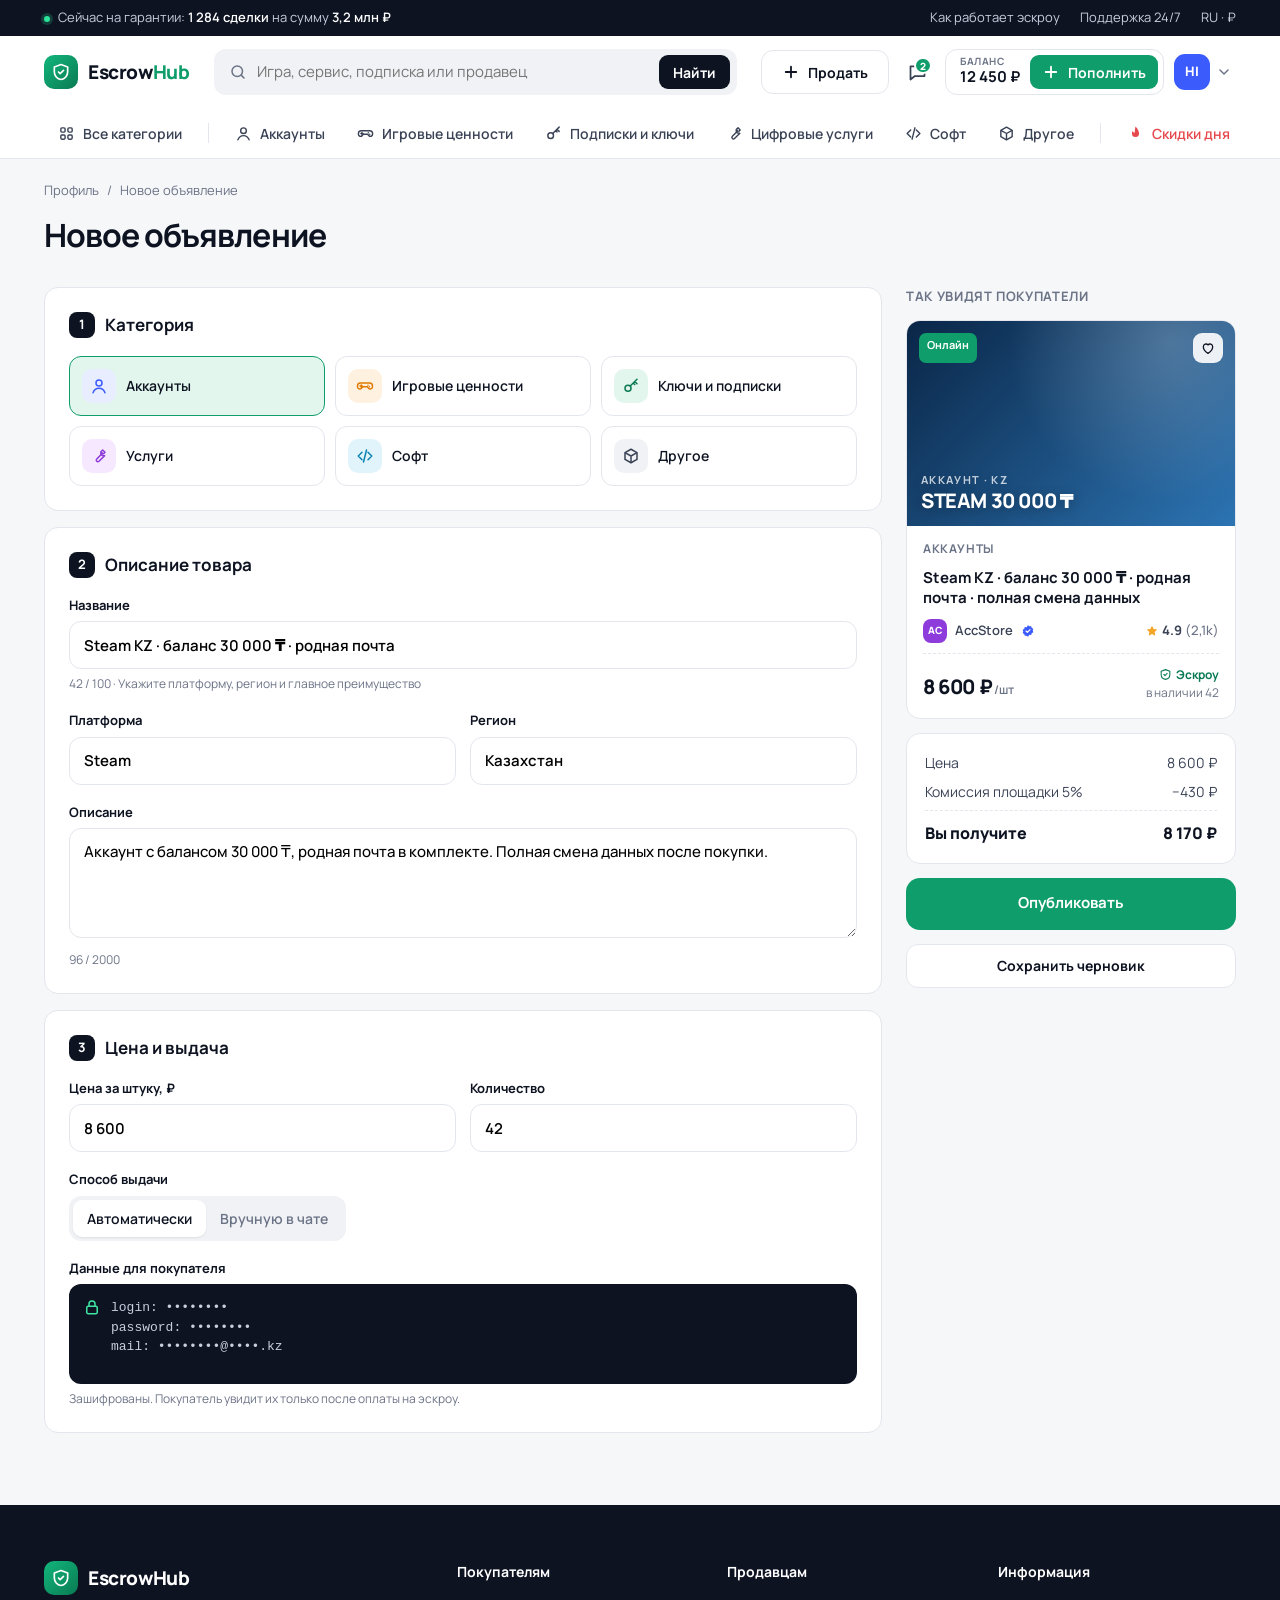
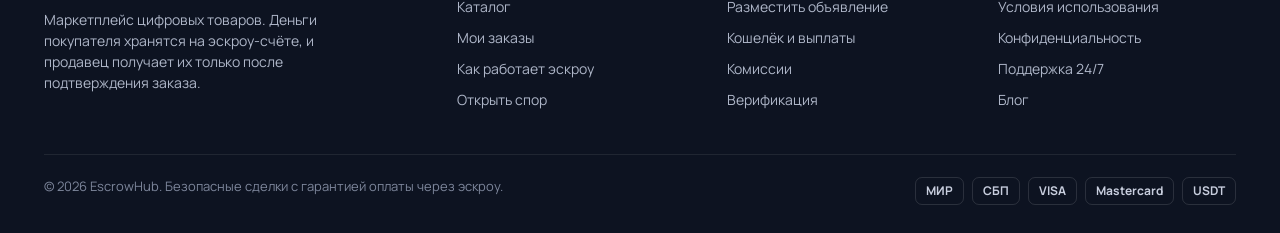
<file: create.html>
<!doctype html>
<html lang="ru">
<head>
<meta charset="utf-8">
<meta name="viewport" content="width=device-width, initial-scale=1">
<title>Новое объявление — EscrowHub</title>
<link rel="preconnect" href="https://fonts.googleapis.com">
<link rel="preconnect" href="https://fonts.gstatic.com" crossorigin>
<link href="https://fonts.googleapis.com/css2?family=Manrope:wght@400;500;600;700;800&display=swap" rel="stylesheet">
<link rel="stylesheet" href="styles.css">
</head>
<body>
<svg width="0" height="0" style="position:absolute" aria-hidden="true">
<defs>
<symbol id="i-shield" viewBox="0 0 24 24" fill="none" stroke="currentColor" stroke-width="2" stroke-linecap="round" stroke-linejoin="round"><path d="M12 3 4 6v6c0 4.5 3.4 8.3 8 9 4.6-.7 8-4.5 8-9V6l-8-3Z"/><path d="m9 12 2 2 4-4"/></symbol>
<symbol id="i-search" viewBox="0 0 24 24" fill="none" stroke="currentColor" stroke-width="2" stroke-linecap="round"><circle cx="11" cy="11" r="7"/><path d="m20 20-3.5-3.5"/></symbol>
<symbol id="i-heart" viewBox="0 0 24 24" fill="none" stroke="currentColor" stroke-width="2" stroke-linejoin="round"><path d="M12 20s-7-4.4-7-10a4 4 0 0 1 7-2.6A4 4 0 0 1 19 10c0 5.6-7 10-7 10Z"/></symbol>
<symbol id="i-chat" viewBox="0 0 24 24" fill="none" stroke="currentColor" stroke-width="2" stroke-linejoin="round"><path d="M4 5h16v11H9l-5 4V5Z"/></symbol>
<symbol id="i-bag" viewBox="0 0 24 24" fill="none" stroke="currentColor" stroke-width="2" stroke-linejoin="round"><path d="M5 8h14l-1 12H6L5 8Z"/><path d="M9 8V6a3 3 0 0 1 6 0v2"/></symbol>
<symbol id="i-user" viewBox="0 0 24 24" fill="none" stroke="currentColor" stroke-width="2" stroke-linecap="round"><circle cx="12" cy="8" r="4"/><path d="M4 21c1.5-4 4.5-6 8-6s6.5 2 8 6"/></symbol>
<symbol id="i-plus" viewBox="0 0 24 24" fill="none" stroke="currentColor" stroke-width="2.4" stroke-linecap="round"><path d="M12 5v14M5 12h14"/></symbol>
<symbol id="i-arrow" viewBox="0 0 24 24" fill="none" stroke="currentColor" stroke-width="2.2" stroke-linecap="round" stroke-linejoin="round"><path d="M5 12h14M13 6l6 6-6 6"/></symbol>
<symbol id="i-star" viewBox="0 0 24 24" fill="currentColor"><path d="m12 2.8 2.8 5.8 6.3.9-4.6 4.4 1.1 6.3L12 17.2l-5.6 3 1.1-6.3L2.9 9.5l6.3-.9L12 2.8Z"/></symbol>
<symbol id="i-check" viewBox="0 0 24 24" fill="currentColor"><path d="M12 2 14.4 4l3.1-.3.9 3 2.7 1.6-1 3 1 3-2.7 1.6-.9 3-3.1-.3L12 22l-2.4-2-3.1.3-.9-3-2.7-1.6 1-3-1-3 2.7-1.6.9-3 3.1.3L12 2Z"/><path d="m8.5 12 2.4 2.4 4.6-4.8" fill="none" stroke="#fff" stroke-width="2" stroke-linecap="round" stroke-linejoin="round"/></symbol>
<symbol id="i-bolt" viewBox="0 0 24 24" fill="currentColor"><path d="M13 2 4 14h7l-1 8 9-12h-7l1-8Z"/></symbol>
<symbol id="i-card" viewBox="0 0 24 24" fill="none" stroke="currentColor" stroke-width="2" stroke-linejoin="round"><rect x="3" y="5" width="18" height="14" rx="2"/><path d="M3 10h18M7 15h4"/></symbol>
<symbol id="i-lock" viewBox="0 0 24 24" fill="none" stroke="currentColor" stroke-width="2" stroke-linejoin="round"><rect x="5" y="11" width="14" height="10" rx="2"/><path d="M8 11V8a4 4 0 0 1 8 0v3"/></symbol>
<symbol id="i-box" viewBox="0 0 24 24" fill="none" stroke="currentColor" stroke-width="2" stroke-linejoin="round"><path d="m12 3 8 4.5v9L12 21l-8-4.5v-9L12 3Z"/><path d="m4 7.5 8 4.5 8-4.5M12 12v9"/></symbol>
<symbol id="i-wallet" viewBox="0 0 24 24" fill="none" stroke="currentColor" stroke-width="2" stroke-linejoin="round"><path d="M4 7h15a1 1 0 0 1 1 1v11H5a1 1 0 0 1-1-1V7Z"/><path d="M4 7l11-3v3M16 13h2"/></symbol>
<symbol id="i-gamepad" viewBox="0 0 24 24" fill="none" stroke="currentColor" stroke-width="2" stroke-linecap="round" stroke-linejoin="round"><path d="M6 8h12a4 4 0 0 1 4 4v1a3 3 0 0 1-5.4 1.8L15 13H9l-1.6 1.8A3 3 0 0 1 2 13v-1a4 4 0 0 1 4-4Z"/><path d="M7 10.5v3M5.5 12h3M16 11h.01M18 13h.01"/></symbol>
<symbol id="i-key" viewBox="0 0 24 24" fill="none" stroke="currentColor" stroke-width="2" stroke-linecap="round"><circle cx="8" cy="15" r="4"/><path d="m11 12 9-9M17 6l3 3M15 8l2 2"/></symbol>
<symbol id="i-tool" viewBox="0 0 24 24" fill="none" stroke="currentColor" stroke-width="2" stroke-linejoin="round"><path d="M14.5 6.5a4 4 0 0 0 5 5L12 19a2.1 2.1 0 0 1-3-3l7.5-7.5Z"/><path d="M14.5 6.5 17 4l3 3-2.5 2.5"/></symbol>
<symbol id="i-code" viewBox="0 0 24 24" fill="none" stroke="currentColor" stroke-width="2" stroke-linecap="round" stroke-linejoin="round"><path d="m8 7-5 5 5 5M16 7l5 5-5 5M14 4l-4 16"/></symbol>
<symbol id="i-grid" viewBox="0 0 24 24" fill="none" stroke="currentColor" stroke-width="2"><rect x="4" y="4" width="6" height="6" rx="1.5"/><rect x="14" y="4" width="6" height="6" rx="1.5"/><rect x="4" y="14" width="6" height="6" rx="1.5"/><rect x="14" y="14" width="6" height="6" rx="1.5"/></symbol>
<symbol id="i-list" viewBox="0 0 24 24" fill="none" stroke="currentColor" stroke-width="2" stroke-linecap="round"><path d="M4 6h16M4 12h16M4 18h16"/></symbol>
<symbol id="i-chev" viewBox="0 0 24 24" fill="none" stroke="currentColor" stroke-width="2.2" stroke-linecap="round" stroke-linejoin="round"><path d="m6 9 6 6 6-6"/></symbol>
<symbol id="i-clock" viewBox="0 0 24 24" fill="none" stroke="currentColor" stroke-width="2" stroke-linecap="round"><circle cx="12" cy="12" r="9"/><path d="M12 7v5l3 2"/></symbol>
<symbol id="i-fire" viewBox="0 0 24 24" fill="currentColor"><path d="M12 2s5 4.5 5 10a5 5 0 0 1-10 0c0-2 1-3.5 1-3.5S9 11 11 11c0-4 1-9 1-9Z"/></symbol>
<symbol id="i-support" viewBox="0 0 24 24" fill="none" stroke="currentColor" stroke-width="2" stroke-linecap="round"><path d="M4 14v-2a8 8 0 0 1 16 0v2"/><rect x="3" y="13" width="4" height="6" rx="1.5"/><rect x="17" y="13" width="4" height="6" rx="1.5"/></symbol>
<symbol id="i-refund" viewBox="0 0 24 24" fill="none" stroke="currentColor" stroke-width="2" stroke-linecap="round" stroke-linejoin="round"><path d="M4 12a8 8 0 1 0 2.4-5.7L4 8.5"/><path d="M4 4v4.5h4.5"/></symbol>
<symbol id="i-eye" viewBox="0 0 24 24" fill="none" stroke="currentColor" stroke-width="2"><path d="M2 12s3.6-7 10-7 10 7 10 7-3.6 7-10 7S2 12 2 12Z"/><circle cx="12" cy="12" r="3"/></symbol>
</defs>
</svg>
<div class="topbar">
  <div class="container">
    <div><span class="dot"></span>Сейчас на гарантии: <b>1 284 сделки</b> на сумму <b>3,2 млн ₽</b></div>
    <div class="topbar-links">
      <a href="#">Как работает эскроу</a>
      <a href="#">Поддержка 24/7</a>
      <a href="#">RU · ₽</a>
    </div>
  </div>
</div>
<header class="header">
  <div class="container">
    <div class="header-main">
      <a href="index.html" class="logo"><span class="logo-mark"><svg><use href="#i-shield"/></svg></span><b>Escrow<span>Hub</span></b></a>
      <label class="search">
        <svg><use href="#i-search"/></svg>
        <input type="search" placeholder="Игра, сервис, подписка или продавец">
        <button class="btn btn-dark">Найти</button>
      </label>
      <div class="header-actions">
        <a href="create.html" class="btn btn-ghost hide-sm"><svg><use href="#i-plus"/></svg><span>Продать</span></a>
        <a href="messages.html" class="icon-btn" title="Сообщения"><svg><use href="#i-chat"/></svg><span class="badge">2</span></a>
        <div class="balance"><div><small>Баланс</small><b>12 450 ₽</b></div><a href="wallet.html" class="btn btn-primary"><svg><use href="#i-plus"/></svg><span>Пополнить</span></a></div>
        <a href="profile.html" class="me"><span class="avatar">HI</span><svg><use href="#i-chev"/></svg></a>
      </div>
    </div>
    <nav class="nav"><a href="catalog.html?c=all" data-cat="all"><svg><use href="#i-grid"/></svg>Все категории</a><span class="sep"></span><a href="catalog.html?c=accounts" data-cat="accounts"><svg><use href="#i-user"/></svg>Аккаунты</a><a href="catalog.html?c=games" data-cat="games"><svg><use href="#i-gamepad"/></svg>Игровые ценности</a><a href="catalog.html?c=keys" data-cat="keys"><svg><use href="#i-key"/></svg>Подписки и ключи</a><a href="catalog.html?c=services" data-cat="services"><svg><use href="#i-tool"/></svg>Цифровые услуги</a><a href="catalog.html?c=soft" data-cat="soft"><svg><use href="#i-code"/></svg>Софт</a><a href="catalog.html?c=other" data-cat="other"><svg><use href="#i-box"/></svg>Другое</a><span class="sep"></span><a href="catalog.html?c=sale" data-cat="sale" class="hot"><svg><use href="#i-fire"/></svg>Скидки дня</a></nav>
  </div>
</header>
<main class="container">
  <div class="crumbs"><a href="profile.html">Профиль</a>/<span>Новое объявление</span></div>
  <div class="page-title"><h1>Новое объявление</h1></div>
  <div class="create">
    <div>
      <section class="form-sec">
        <h3><i>1</i>Категория</h3>
        <div class="cat-pick"><div class="on"><span class="cat-ico c1"><svg><use href="#i-user"/></svg></span>Аккаунты</div><div class=""><span class="cat-ico c2"><svg><use href="#i-gamepad"/></svg></span>Игровые ценности</div><div class=""><span class="cat-ico c3"><svg><use href="#i-key"/></svg></span>Ключи и подписки</div><div class=""><span class="cat-ico c4"><svg><use href="#i-tool"/></svg></span>Услуги</div><div class=""><span class="cat-ico c5"><svg><use href="#i-code"/></svg></span>Софт</div><div class=""><span class="cat-ico c6"><svg><use href="#i-box"/></svg></span>Другое</div></div>
      </section>
      <section class="form-sec">
        <h3><i>2</i>Описание товара</h3>
        <div class="field"><label>Название</label><input class="inp" value="Steam KZ · баланс 30 000 ₸ · родная почта"><div class="hint">42 / 100 · Укажите платформу, регион и главное преимущество</div></div>
        <div class="row2">
          <div class="field"><label>Платформа</label><input class="inp" value="Steam"></div>
          <div class="field"><label>Регион</label><input class="inp" value="Казахстан"></div>
        </div>
        <div class="field"><label>Описание</label><textarea class="inp">Аккаунт с балансом 30 000 ₸, родная почта в комплекте. Полная смена данных после покупки.</textarea><div class="hint">96 / 2000</div></div>
      </section>
      <section class="form-sec">
        <h3><i>3</i>Цена и выдача</h3>
        <div class="row2">
          <div class="field"><label>Цена за штуку, ₽</label><input class="inp" value="8 600"></div>
          <div class="field"><label>Количество</label><input class="inp" value="42"></div>
        </div>
        <div class="field"><label>Способ выдачи</label><div class="seg"><span class="on">Автоматически</span><span>Вручную в чате</span></div></div>
        <div class="field"><label>Данные для покупателя</label><div class="secret"><svg><use href="#i-lock"/></svg><span>login: ••••••••<br>password: ••••••••<br>mail: ••••••••@••••.kz</span></div><div class="hint">Зашифрованы. Покупатель увидит их только после оплаты на эскроу.</div></div>
      </section>
    </div>
    <aside class="preview">
      <h6>Так увидят покупатели</h6>
      
<a href="product.html" class="card">
  <div class="card-media g4">
    <div class="card-chips"><span class="chip green">Онлайн</span><span class="fav"><svg><use href="#i-heart"/></svg></span></div>
    <div class="title-art"><small>Аккаунт · KZ</small>Steam 30 000 ₸</div>
  </div>
  <div class="card-body">
    <div class="card-cat">Аккаунты</div>
    <div class="card-title">Steam KZ · баланс 30 000 ₸ · родная почта · полная смена данных</div>
    <div class="card-meta">
      <span class="avatar" style="background:#8e3bdc">AC</span>
      <span class="seller-name">AccStore</span><svg class="verified"><use href="#i-check"/></svg>
      <span class="rating"><svg><use href="#i-star"/></svg>4.9 <span style="color:var(--muted);font-weight:500">(2,1k)</span></span>
    </div>
    <div class="card-foot">
      <div class="price">8 600 ₽<small>/шт</small></div>
      <div class="stock"><b><svg><use href="#i-shield"/></svg>Эскроу</b>в наличии 42</div>
    </div>
  </div>
</a>
      <div class="fee">
        <div><span>Цена</span><span>8 600 ₽</span></div>
        <div><span>Комиссия площадки 5%</span><span>−430 ₽</span></div>
        <div class="total"><span>Вы получите</span><span>8 170 ₽</span></div>
      </div>
      <a href="#" class="btn btn-primary btn-lg">Опубликовать</a>
      <a href="#" class="btn btn-ghost">Сохранить черновик</a>
    </aside>
  </div>
</main>

<footer class="footer">
  <div class="container">
    <div class="footer-grid">
      <div>
        <a href="index.html" class="logo"><span class="logo-mark"><svg><use href="#i-shield"/></svg></span>EscrowHub</a>
        <p>Маркетплейс цифровых товаров. Деньги покупателя хранятся на эскроу-счёте, и продавец получает их только после подтверждения заказа.</p>
      </div>
      <div>
        <h5>Покупателям</h5>
        <ul><li><a href="catalog.html">Каталог</a></li><li><a href="profile.html">Мои заказы</a></li><li><a href="#">Как работает эскроу</a></li><li><a href="#">Открыть спор</a></li></ul>
      </div>
      <div>
        <h5>Продавцам</h5>
        <ul><li><a href="create.html">Разместить объявление</a></li><li><a href="wallet.html">Кошелёк и выплаты</a></li><li><a href="#">Комиссии</a></li><li><a href="#">Верификация</a></li></ul>
      </div>
      <div>
        <h5>Информация</h5>
        <ul><li><a href="#">Условия использования</a></li><li><a href="#">Конфиденциальность</a></li><li><a href="#">Поддержка 24/7</a></li><li><a href="#">Блог</a></li></ul>
      </div>
    </div>
    <div class="footer-bottom">
      <span>© 2026 EscrowHub. Безопасные сделки с гарантией оплаты через эскроу.</span>
      <div class="pay"><span>МИР</span><span>СБП</span><span>VISA</span><span>Mastercard</span><span>USDT</span></div>
    </div>
  </div>
</footer>
<script src="app.js"></script>
</body>
</html>
</file>
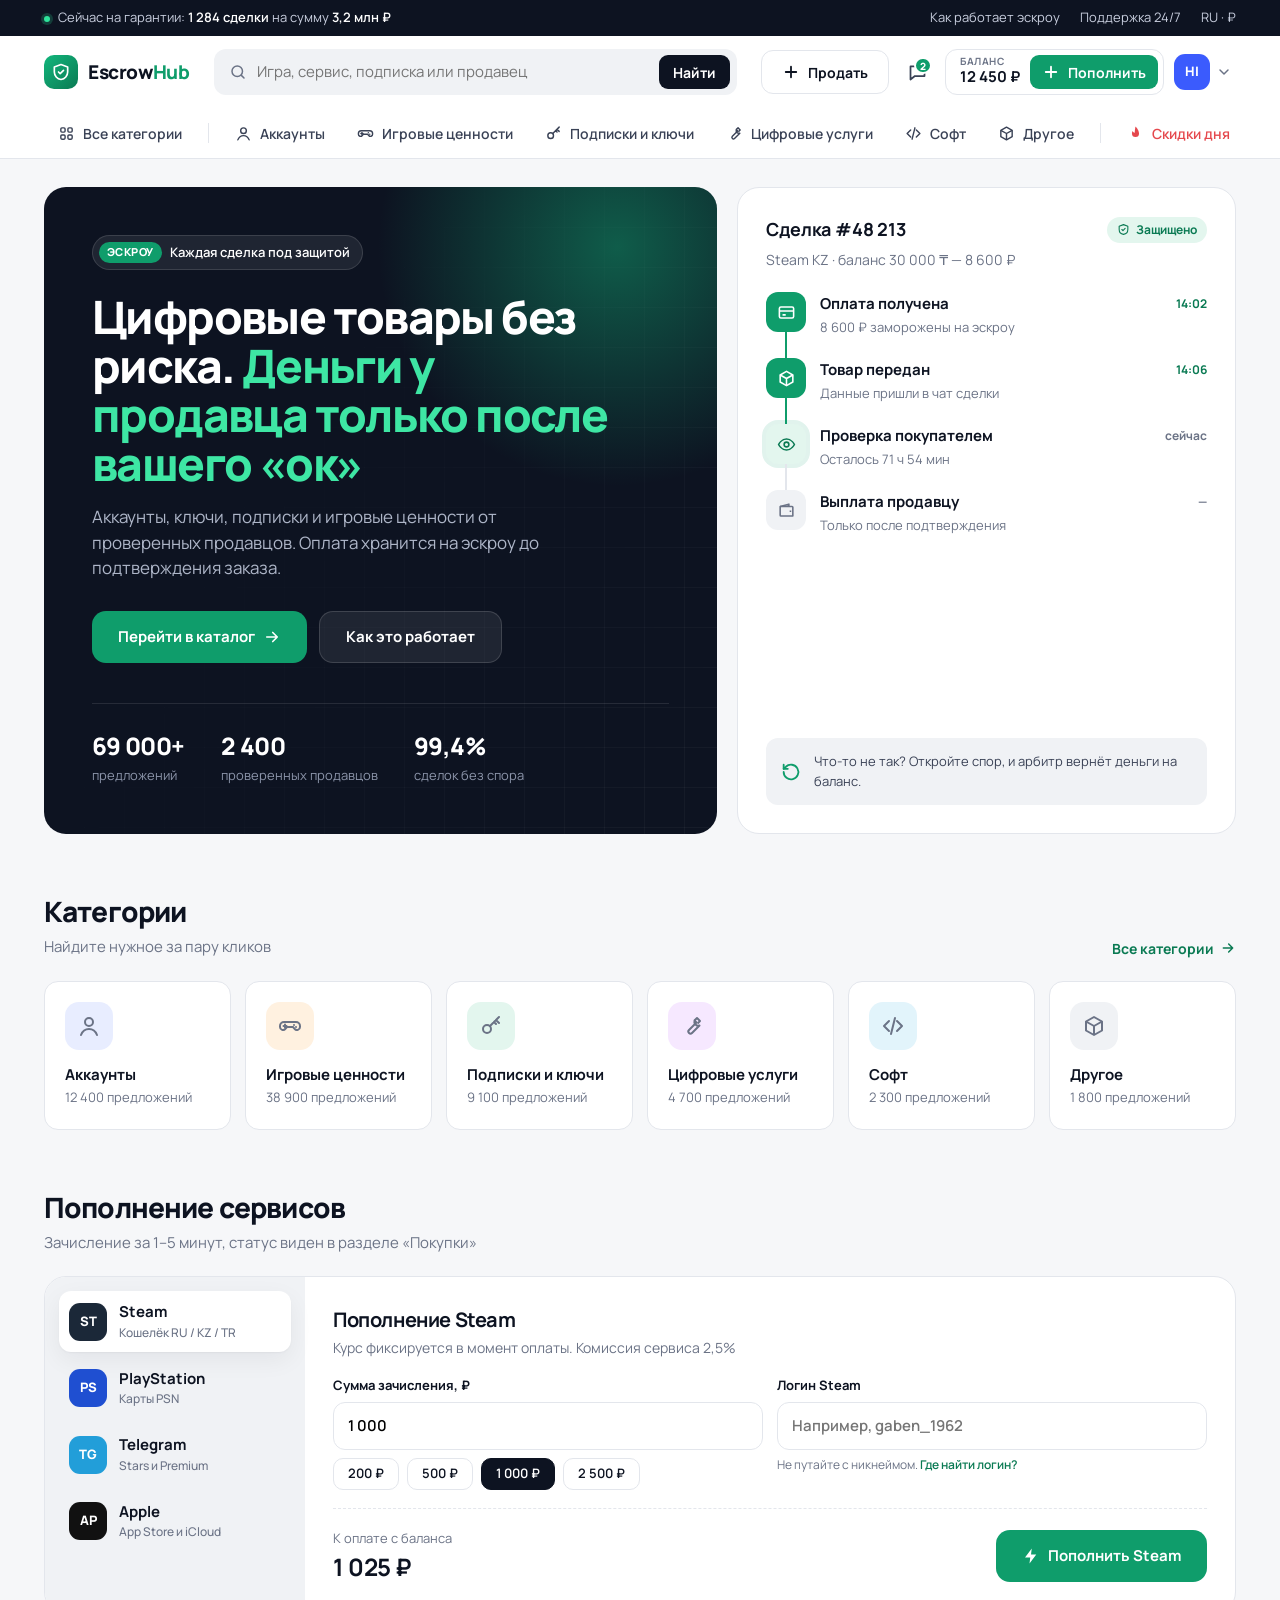
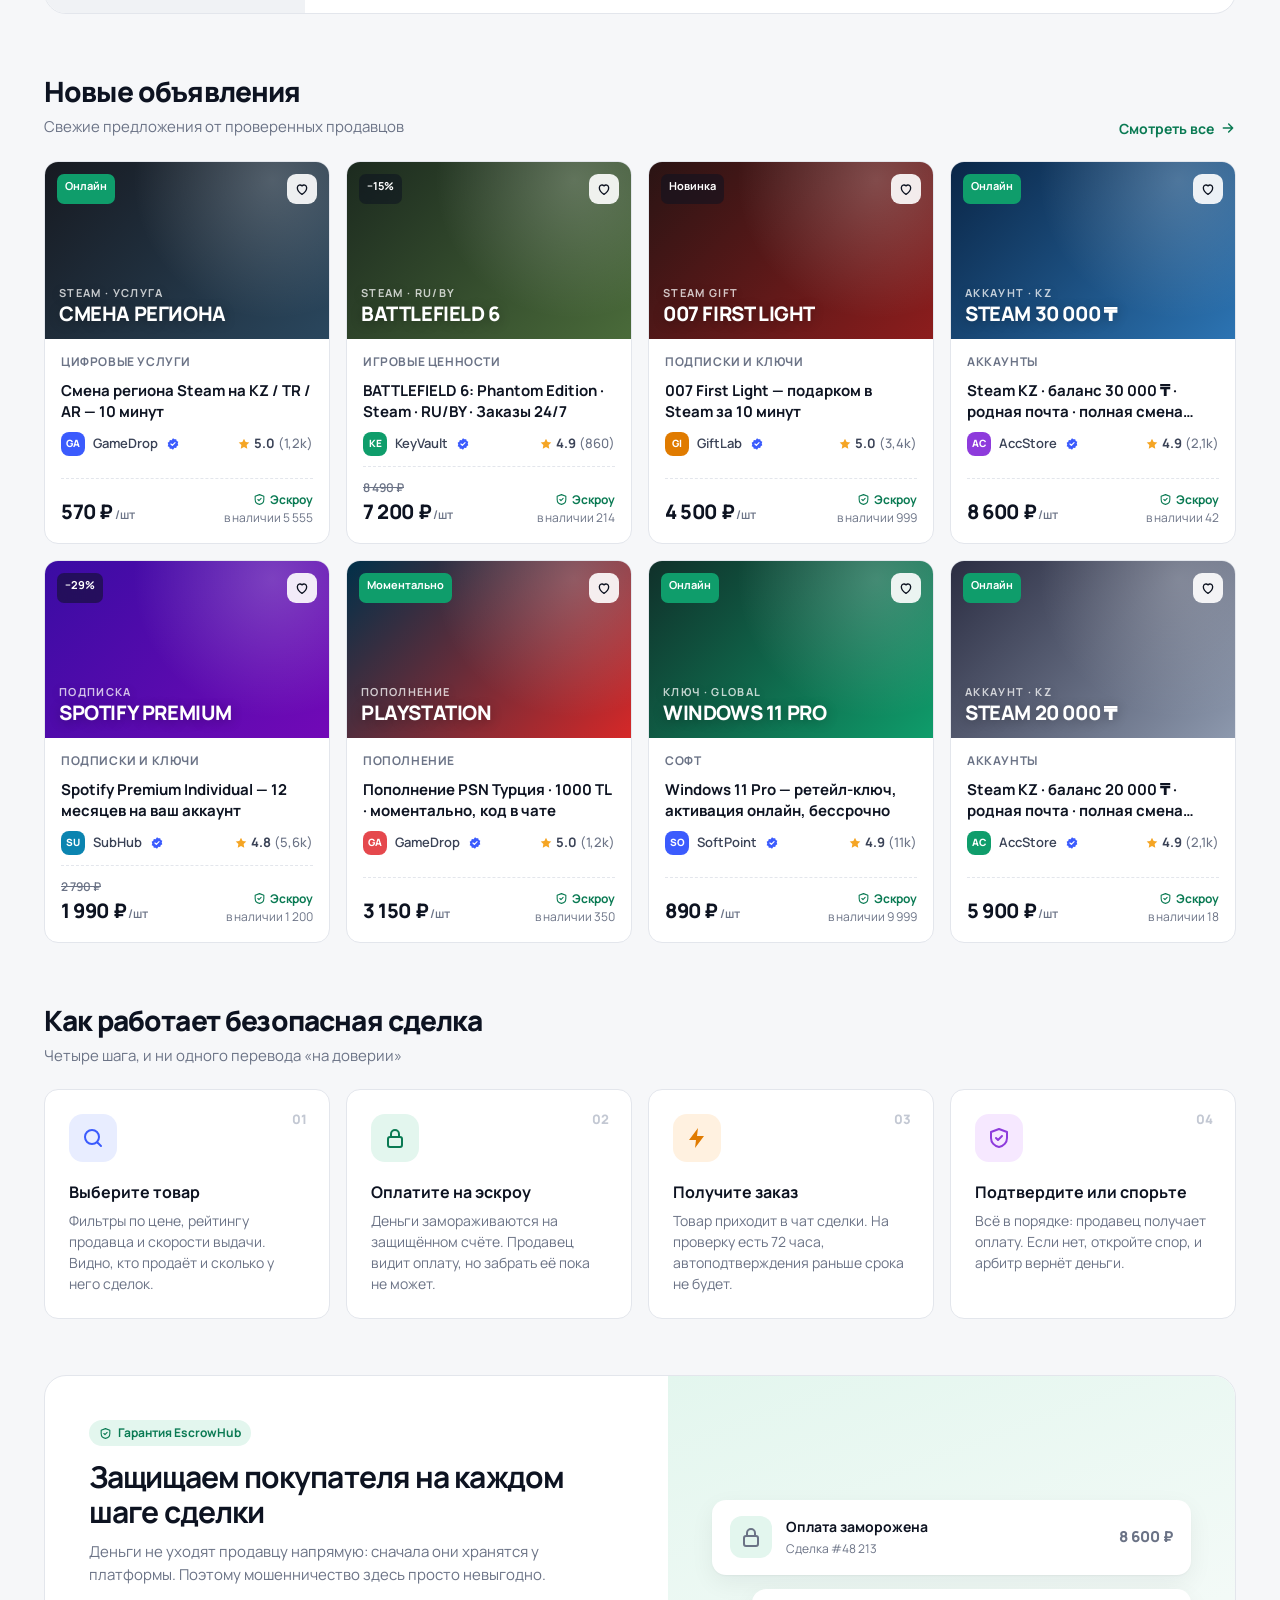
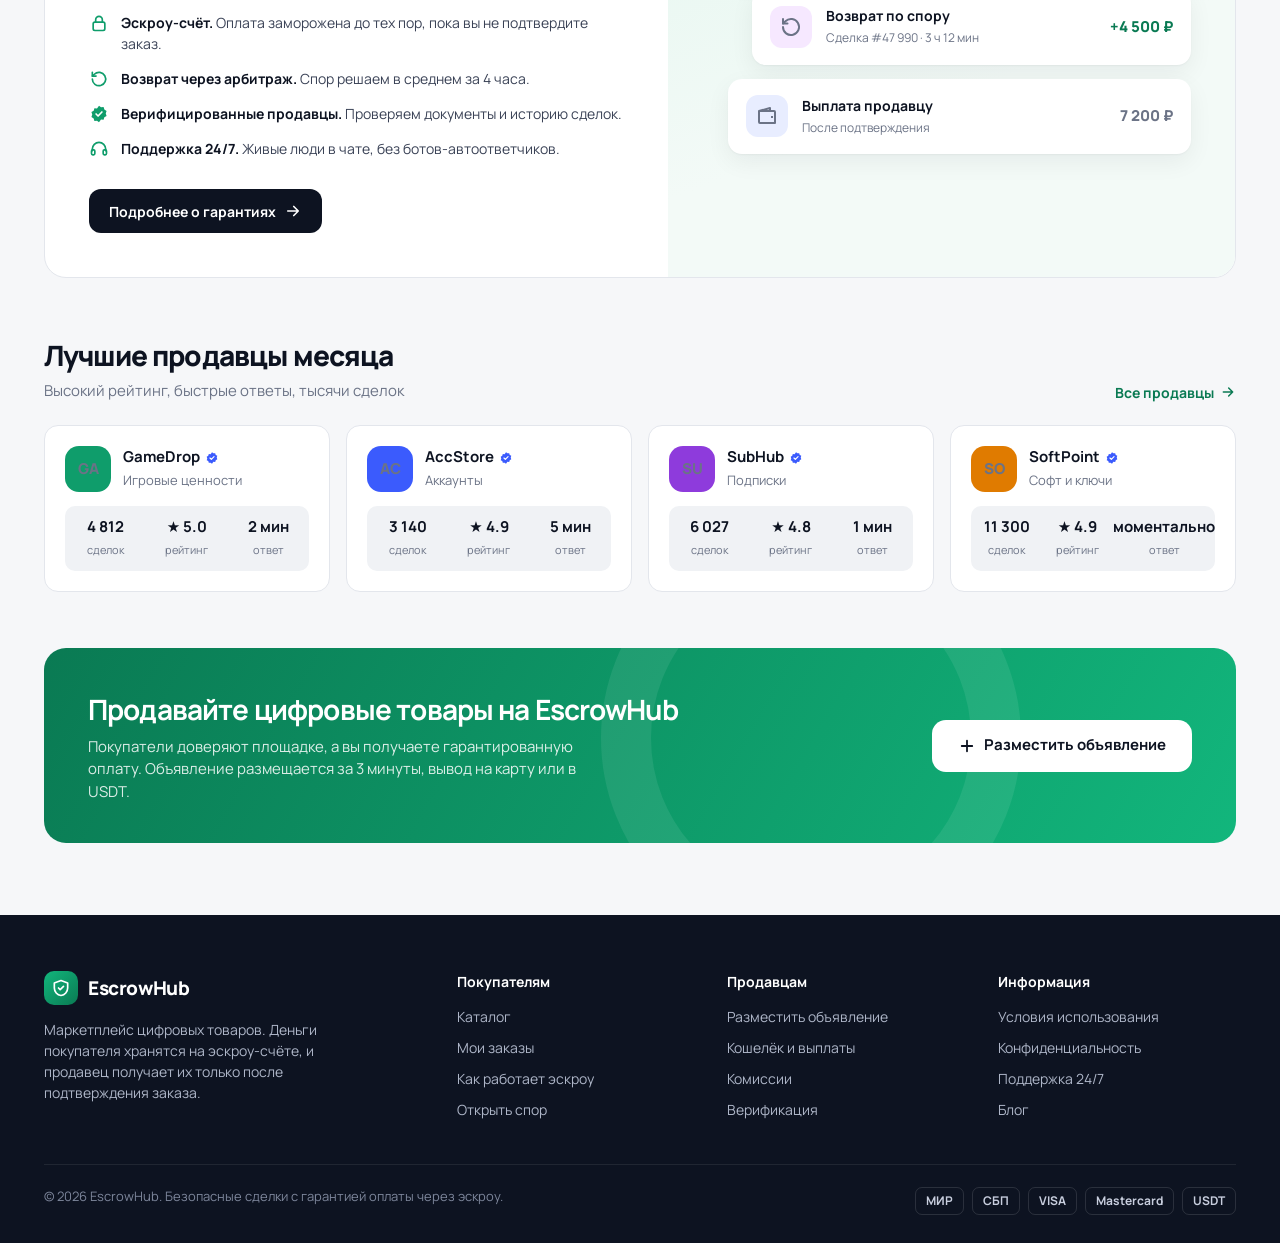
<file: home-in.html>
<!doctype html>
<html lang="ru">
<head>
<meta charset="utf-8">
<meta name="viewport" content="width=device-width, initial-scale=1">
<title>EscrowHub — маркетплейс цифровых товаров с безопасной сделкой</title>
<link rel="preconnect" href="https://fonts.googleapis.com">
<link rel="preconnect" href="https://fonts.gstatic.com" crossorigin>
<link href="https://fonts.googleapis.com/css2?family=Manrope:wght@400;500;600;700;800&display=swap" rel="stylesheet">
<link rel="stylesheet" href="styles.css">
</head>
<body>
<svg width="0" height="0" style="position:absolute" aria-hidden="true">
<defs>
<symbol id="i-shield" viewBox="0 0 24 24" fill="none" stroke="currentColor" stroke-width="2" stroke-linecap="round" stroke-linejoin="round"><path d="M12 3 4 6v6c0 4.5 3.4 8.3 8 9 4.6-.7 8-4.5 8-9V6l-8-3Z"/><path d="m9 12 2 2 4-4"/></symbol>
<symbol id="i-search" viewBox="0 0 24 24" fill="none" stroke="currentColor" stroke-width="2" stroke-linecap="round"><circle cx="11" cy="11" r="7"/><path d="m20 20-3.5-3.5"/></symbol>
<symbol id="i-heart" viewBox="0 0 24 24" fill="none" stroke="currentColor" stroke-width="2" stroke-linejoin="round"><path d="M12 20s-7-4.4-7-10a4 4 0 0 1 7-2.6A4 4 0 0 1 19 10c0 5.6-7 10-7 10Z"/></symbol>
<symbol id="i-chat" viewBox="0 0 24 24" fill="none" stroke="currentColor" stroke-width="2" stroke-linejoin="round"><path d="M4 5h16v11H9l-5 4V5Z"/></symbol>
<symbol id="i-bag" viewBox="0 0 24 24" fill="none" stroke="currentColor" stroke-width="2" stroke-linejoin="round"><path d="M5 8h14l-1 12H6L5 8Z"/><path d="M9 8V6a3 3 0 0 1 6 0v2"/></symbol>
<symbol id="i-user" viewBox="0 0 24 24" fill="none" stroke="currentColor" stroke-width="2" stroke-linecap="round"><circle cx="12" cy="8" r="4"/><path d="M4 21c1.5-4 4.5-6 8-6s6.5 2 8 6"/></symbol>
<symbol id="i-plus" viewBox="0 0 24 24" fill="none" stroke="currentColor" stroke-width="2.4" stroke-linecap="round"><path d="M12 5v14M5 12h14"/></symbol>
<symbol id="i-arrow" viewBox="0 0 24 24" fill="none" stroke="currentColor" stroke-width="2.2" stroke-linecap="round" stroke-linejoin="round"><path d="M5 12h14M13 6l6 6-6 6"/></symbol>
<symbol id="i-star" viewBox="0 0 24 24" fill="currentColor"><path d="m12 2.8 2.8 5.8 6.3.9-4.6 4.4 1.1 6.3L12 17.2l-5.6 3 1.1-6.3L2.9 9.5l6.3-.9L12 2.8Z"/></symbol>
<symbol id="i-check" viewBox="0 0 24 24" fill="currentColor"><path d="M12 2 14.4 4l3.1-.3.9 3 2.7 1.6-1 3 1 3-2.7 1.6-.9 3-3.1-.3L12 22l-2.4-2-3.1.3-.9-3-2.7-1.6 1-3-1-3 2.7-1.6.9-3 3.1.3L12 2Z"/><path d="m8.5 12 2.4 2.4 4.6-4.8" fill="none" stroke="#fff" stroke-width="2" stroke-linecap="round" stroke-linejoin="round"/></symbol>
<symbol id="i-bolt" viewBox="0 0 24 24" fill="currentColor"><path d="M13 2 4 14h7l-1 8 9-12h-7l1-8Z"/></symbol>
<symbol id="i-card" viewBox="0 0 24 24" fill="none" stroke="currentColor" stroke-width="2" stroke-linejoin="round"><rect x="3" y="5" width="18" height="14" rx="2"/><path d="M3 10h18M7 15h4"/></symbol>
<symbol id="i-lock" viewBox="0 0 24 24" fill="none" stroke="currentColor" stroke-width="2" stroke-linejoin="round"><rect x="5" y="11" width="14" height="10" rx="2"/><path d="M8 11V8a4 4 0 0 1 8 0v3"/></symbol>
<symbol id="i-box" viewBox="0 0 24 24" fill="none" stroke="currentColor" stroke-width="2" stroke-linejoin="round"><path d="m12 3 8 4.5v9L12 21l-8-4.5v-9L12 3Z"/><path d="m4 7.5 8 4.5 8-4.5M12 12v9"/></symbol>
<symbol id="i-wallet" viewBox="0 0 24 24" fill="none" stroke="currentColor" stroke-width="2" stroke-linejoin="round"><path d="M4 7h15a1 1 0 0 1 1 1v11H5a1 1 0 0 1-1-1V7Z"/><path d="M4 7l11-3v3M16 13h2"/></symbol>
<symbol id="i-gamepad" viewBox="0 0 24 24" fill="none" stroke="currentColor" stroke-width="2" stroke-linecap="round" stroke-linejoin="round"><path d="M6 8h12a4 4 0 0 1 4 4v1a3 3 0 0 1-5.4 1.8L15 13H9l-1.6 1.8A3 3 0 0 1 2 13v-1a4 4 0 0 1 4-4Z"/><path d="M7 10.5v3M5.5 12h3M16 11h.01M18 13h.01"/></symbol>
<symbol id="i-key" viewBox="0 0 24 24" fill="none" stroke="currentColor" stroke-width="2" stroke-linecap="round"><circle cx="8" cy="15" r="4"/><path d="m11 12 9-9M17 6l3 3M15 8l2 2"/></symbol>
<symbol id="i-tool" viewBox="0 0 24 24" fill="none" stroke="currentColor" stroke-width="2" stroke-linejoin="round"><path d="M14.5 6.5a4 4 0 0 0 5 5L12 19a2.1 2.1 0 0 1-3-3l7.5-7.5Z"/><path d="M14.5 6.5 17 4l3 3-2.5 2.5"/></symbol>
<symbol id="i-code" viewBox="0 0 24 24" fill="none" stroke="currentColor" stroke-width="2" stroke-linecap="round" stroke-linejoin="round"><path d="m8 7-5 5 5 5M16 7l5 5-5 5M14 4l-4 16"/></symbol>
<symbol id="i-grid" viewBox="0 0 24 24" fill="none" stroke="currentColor" stroke-width="2"><rect x="4" y="4" width="6" height="6" rx="1.5"/><rect x="14" y="4" width="6" height="6" rx="1.5"/><rect x="4" y="14" width="6" height="6" rx="1.5"/><rect x="14" y="14" width="6" height="6" rx="1.5"/></symbol>
<symbol id="i-list" viewBox="0 0 24 24" fill="none" stroke="currentColor" stroke-width="2" stroke-linecap="round"><path d="M4 6h16M4 12h16M4 18h16"/></symbol>
<symbol id="i-chev" viewBox="0 0 24 24" fill="none" stroke="currentColor" stroke-width="2.2" stroke-linecap="round" stroke-linejoin="round"><path d="m6 9 6 6 6-6"/></symbol>
<symbol id="i-clock" viewBox="0 0 24 24" fill="none" stroke="currentColor" stroke-width="2" stroke-linecap="round"><circle cx="12" cy="12" r="9"/><path d="M12 7v5l3 2"/></symbol>
<symbol id="i-fire" viewBox="0 0 24 24" fill="currentColor"><path d="M12 2s5 4.5 5 10a5 5 0 0 1-10 0c0-2 1-3.5 1-3.5S9 11 11 11c0-4 1-9 1-9Z"/></symbol>
<symbol id="i-support" viewBox="0 0 24 24" fill="none" stroke="currentColor" stroke-width="2" stroke-linecap="round"><path d="M4 14v-2a8 8 0 0 1 16 0v2"/><rect x="3" y="13" width="4" height="6" rx="1.5"/><rect x="17" y="13" width="4" height="6" rx="1.5"/></symbol>
<symbol id="i-refund" viewBox="0 0 24 24" fill="none" stroke="currentColor" stroke-width="2" stroke-linecap="round" stroke-linejoin="round"><path d="M4 12a8 8 0 1 0 2.4-5.7L4 8.5"/><path d="M4 4v4.5h4.5"/></symbol>
<symbol id="i-eye" viewBox="0 0 24 24" fill="none" stroke="currentColor" stroke-width="2"><path d="M2 12s3.6-7 10-7 10 7 10 7-3.6 7-10 7S2 12 2 12Z"/><circle cx="12" cy="12" r="3"/></symbol>
</defs>
</svg>
<div class="topbar">
  <div class="container">
    <div><span class="dot"></span>Сейчас на гарантии: <b>1 284 сделки</b> на сумму <b>3,2 млн ₽</b></div>
    <div class="topbar-links">
      <a href="#">Как работает эскроу</a>
      <a href="#">Поддержка 24/7</a>
      <a href="#">RU · ₽</a>
    </div>
  </div>
</div>
<header class="header">
  <div class="container">
    <div class="header-main">
      <a href="index.html" class="logo"><span class="logo-mark"><svg><use href="#i-shield"/></svg></span><b>Escrow<span>Hub</span></b></a>
      <label class="search">
        <svg><use href="#i-search"/></svg>
        <input type="search" placeholder="Игра, сервис, подписка или продавец">
        <button class="btn btn-dark">Найти</button>
      </label>
      <div class="header-actions">
        <a href="create.html" class="btn btn-ghost hide-sm"><svg><use href="#i-plus"/></svg><span>Продать</span></a>
        <a href="messages.html" class="icon-btn" title="Сообщения"><svg><use href="#i-chat"/></svg><span class="badge">2</span></a>
        <div class="balance"><div><small>Баланс</small><b>12 450 ₽</b></div><a href="wallet.html" class="btn btn-primary"><svg><use href="#i-plus"/></svg><span>Пополнить</span></a></div>
        <a href="profile.html" class="me"><span class="avatar">HI</span><svg><use href="#i-chev"/></svg></a>
      </div>
    </div>
    <nav class="nav"><a href="catalog.html?c=all" data-cat="all"><svg><use href="#i-grid"/></svg>Все категории</a><span class="sep"></span><a href="catalog.html?c=accounts" data-cat="accounts"><svg><use href="#i-user"/></svg>Аккаунты</a><a href="catalog.html?c=games" data-cat="games"><svg><use href="#i-gamepad"/></svg>Игровые ценности</a><a href="catalog.html?c=keys" data-cat="keys"><svg><use href="#i-key"/></svg>Подписки и ключи</a><a href="catalog.html?c=services" data-cat="services"><svg><use href="#i-tool"/></svg>Цифровые услуги</a><a href="catalog.html?c=soft" data-cat="soft"><svg><use href="#i-code"/></svg>Софт</a><a href="catalog.html?c=other" data-cat="other"><svg><use href="#i-box"/></svg>Другое</a><span class="sep"></span><a href="catalog.html?c=sale" data-cat="sale" class="hot"><svg><use href="#i-fire"/></svg>Скидки дня</a></nav>
  </div>
</header>
<main class="container">
  <section class="hero">
    <div class="hero-grid">
      <div class="hero-main">
        <div>
          <span class="pill"><i>ЭСКРОУ</i>Каждая сделка под защитой</span>
          <h1>Цифровые товары без риска. <em>Деньги у продавца только после вашего «ок»</em></h1>
          <p class="lead">Аккаунты, ключи, подписки и игровые ценности от проверенных продавцов. Оплата хранится на эскроу до подтверждения заказа.</p>
          <div class="hero-cta">
            <a href="catalog.html" class="btn btn-primary btn-lg">Перейти в каталог<svg><use href="#i-arrow"/></svg></a>
            <a href="#how" class="btn btn-ghost btn-lg">Как это работает</a>
          </div>
        </div>
        <div class="hero-stats">
          <div><b>69 000+</b><span>предложений</span></div>
          <div><b>2 400</b><span>проверенных продавцов</span></div>
          <div><b>99,4%</b><span>сделок без спора</span></div>
        </div>
      </div>
      <aside class="flow">
        <div class="flow-head"><h3>Сделка #48 213</h3><span class="tag"><svg><use href="#i-shield"/></svg>Защищено</span></div>
        <p>Steam KZ · баланс 30 000 ₸ — 8 600 ₽</p>
        <ol class="steps">
          <li class="step done"><span class="step-ico"><svg><use href="#i-card"/></svg></span><div><b>Оплата получена</b><span>8 600 ₽ заморожены на эскроу</span></div><em>14:02</em></li>
          <li class="step done"><span class="step-ico"><svg><use href="#i-box"/></svg></span><div><b>Товар передан</b><span>Данные пришли в чат сделки</span></div><em>14:06</em></li>
          <li class="step current"><span class="step-ico"><svg><use href="#i-eye"/></svg></span><div><b>Проверка покупателем</b><span>Осталось 71 ч 54 мин</span></div><em>сейчас</em></li>
          <li class="step"><span class="step-ico"><svg><use href="#i-wallet"/></svg></span><div><b>Выплата продавцу</b><span>Только после подтверждения</span></div><em>—</em></li>
        </ol>
        <div class="flow-foot"><svg><use href="#i-refund"/></svg><span>Что-то не так? Откройте спор, и арбитр вернёт деньги на баланс.</span></div>
      </aside>
    </div>
  </section>

  <section class="section">
    <div class="section-head"><div><h2>Категории</h2><p>Найдите нужное за пару кликов</p></div><a href="catalog.html" class="link-more">Все категории<svg><use href="#i-arrow"/></svg></a></div>
    <div class="cats"><a href="catalog.html?c=accounts" class="cat"><span class="cat-ico c1"><svg><use href="#i-user"/></svg></span><div><b>Аккаунты</b><span>12 400 предложений</span></div></a><a href="catalog.html?c=games" class="cat"><span class="cat-ico c2"><svg><use href="#i-gamepad"/></svg></span><div><b>Игровые ценности</b><span>38 900 предложений</span></div></a><a href="catalog.html?c=keys" class="cat"><span class="cat-ico c3"><svg><use href="#i-key"/></svg></span><div><b>Подписки и ключи</b><span>9 100 предложений</span></div></a><a href="catalog.html?c=services" class="cat"><span class="cat-ico c4"><svg><use href="#i-tool"/></svg></span><div><b>Цифровые услуги</b><span>4 700 предложений</span></div></a><a href="catalog.html?c=soft" class="cat"><span class="cat-ico c5"><svg><use href="#i-code"/></svg></span><div><b>Софт</b><span>2 300 предложений</span></div></a><a href="catalog.html?c=other" class="cat"><span class="cat-ico c6"><svg><use href="#i-box"/></svg></span><div><b>Другое</b><span>1 800 предложений</span></div></a></div>
  </section>
  <section class="section">
    <div class="section-head"><div><h2>Пополнение сервисов</h2><p>Зачисление за 1–5 минут, статус виден в разделе «Покупки»</p></div></div>
    <div class="tu">
      <div class="tu-side"><div class="tu-svc on"><span class="l" style="background:#1b2838">ST</span><div>Steam<small>Кошелёк RU / KZ / TR</small></div></div><div class="tu-svc"><span class="l" style="background:#1f4fd1">PS</span><div>PlayStation<small>Карты PSN</small></div></div><div class="tu-svc"><span class="l" style="background:#229ed9">TG</span><div>Telegram<small>Stars и Premium</small></div></div><div class="tu-svc"><span class="l" style="background:#111">AP</span><div>Apple<small>App Store и iCloud</small></div></div></div>
      <div class="tu-main">
        <div><h3>Пополнение Steam</h3><p>Курс фиксируется в момент оплаты. Комиссия сервиса 2,5%</p></div>
        <div class="row2">
          <div class="field"><label>Сумма зачисления, ₽</label><input class="inp" value="1 000">
            <div class="amounts"><span class="fchip">200 ₽</span><span class="fchip">500 ₽</span><span class="fchip on">1 000 ₽</span><span class="fchip">2 500 ₽</span></div></div>
          <div class="field"><label>Логин Steam</label><input class="inp" placeholder="Например, gaben_1962"><div class="hint">Не путайте с никнеймом. <a href="#">Где найти логин?</a></div></div>
        </div>
        <div class="tu-total"><div><span>К оплате с баланса</span><b>1 025 ₽</b></div><a href="#" class="btn btn-primary btn-lg"><svg><use href="#i-bolt"/></svg>Пополнить Steam</a></div>
      </div>
    </div>
  </section>

  <section class="section">
    <div class="section-head"><div><h2>Новые объявления</h2><p>Свежие предложения от проверенных продавцов</p></div><a href="catalog.html" class="link-more">Смотреть все<svg><use href="#i-arrow"/></svg></a></div>
    <div class="grid">
<a href="product.html" class="card">
  <div class="card-media g1">
    <div class="card-chips"><span class="chip green">Онлайн</span><span class="fav"><svg><use href="#i-heart"/></svg></span></div>
    <div class="title-art"><small>Steam · Услуга</small>Смена региона</div>
  </div>
  <div class="card-body">
    <div class="card-cat">Цифровые услуги</div>
    <div class="card-title">Смена региона Steam на KZ / TR / AR — 10 минут</div>
    <div class="card-meta">
      <span class="avatar" style="background:#3b5bfd">GA</span>
      <span class="seller-name">GameDrop</span><svg class="verified"><use href="#i-check"/></svg>
      <span class="rating"><svg><use href="#i-star"/></svg>5.0 <span style="color:var(--muted);font-weight:500">(1,2k)</span></span>
    </div>
    <div class="card-foot">
      <div class="price">570 ₽<small>/шт</small></div>
      <div class="stock"><b><svg><use href="#i-shield"/></svg>Эскроу</b>в наличии 5 555</div>
    </div>
  </div>
</a>
<a href="product.html" class="card">
  <div class="card-media g2">
    <div class="card-chips"><span class="chip">−15%</span><span class="fav"><svg><use href="#i-heart"/></svg></span></div>
    <div class="title-art"><small>Steam · RU/BY</small>Battlefield 6</div>
  </div>
  <div class="card-body">
    <div class="card-cat">Игровые ценности</div>
    <div class="card-title">BATTLEFIELD 6: Phantom Edition · Steam · RU/BY · Заказы 24/7</div>
    <div class="card-meta">
      <span class="avatar" style="background:#0f9d6b">KE</span>
      <span class="seller-name">KeyVault</span><svg class="verified"><use href="#i-check"/></svg>
      <span class="rating"><svg><use href="#i-star"/></svg>4.9 <span style="color:var(--muted);font-weight:500">(860)</span></span>
    </div>
    <div class="card-foot">
      <div class="price"><s>8 490 ₽</s>7 200 ₽<small>/шт</small></div>
      <div class="stock"><b><svg><use href="#i-shield"/></svg>Эскроу</b>в наличии 214</div>
    </div>
  </div>
</a>
<a href="product.html" class="card">
  <div class="card-media g3">
    <div class="card-chips"><span class="chip">Новинка</span><span class="fav"><svg><use href="#i-heart"/></svg></span></div>
    <div class="title-art"><small>Steam Gift</small>007 First Light</div>
  </div>
  <div class="card-body">
    <div class="card-cat">Подписки и ключи</div>
    <div class="card-title">007 First Light — подарком в Steam за 10 минут</div>
    <div class="card-meta">
      <span class="avatar" style="background:#e07b00">GI</span>
      <span class="seller-name">GiftLab</span><svg class="verified"><use href="#i-check"/></svg>
      <span class="rating"><svg><use href="#i-star"/></svg>5.0 <span style="color:var(--muted);font-weight:500">(3,4k)</span></span>
    </div>
    <div class="card-foot">
      <div class="price">4 500 ₽<small>/шт</small></div>
      <div class="stock"><b><svg><use href="#i-shield"/></svg>Эскроу</b>в наличии 999</div>
    </div>
  </div>
</a>
<a href="product.html" class="card">
  <div class="card-media g4">
    <div class="card-chips"><span class="chip green">Онлайн</span><span class="fav"><svg><use href="#i-heart"/></svg></span></div>
    <div class="title-art"><small>Аккаунт · KZ</small>Steam 30 000 ₸</div>
  </div>
  <div class="card-body">
    <div class="card-cat">Аккаунты</div>
    <div class="card-title">Steam KZ · баланс 30 000 ₸ · родная почта · полная смена данных</div>
    <div class="card-meta">
      <span class="avatar" style="background:#8e3bdc">AC</span>
      <span class="seller-name">AccStore</span><svg class="verified"><use href="#i-check"/></svg>
      <span class="rating"><svg><use href="#i-star"/></svg>4.9 <span style="color:var(--muted);font-weight:500">(2,1k)</span></span>
    </div>
    <div class="card-foot">
      <div class="price">8 600 ₽<small>/шт</small></div>
      <div class="stock"><b><svg><use href="#i-shield"/></svg>Эскроу</b>в наличии 42</div>
    </div>
  </div>
</a>
<a href="product.html" class="card">
  <div class="card-media g5">
    <div class="card-chips"><span class="chip">−29%</span><span class="fav"><svg><use href="#i-heart"/></svg></span></div>
    <div class="title-art"><small>Подписка</small>Spotify Premium</div>
  </div>
  <div class="card-body">
    <div class="card-cat">Подписки и ключи</div>
    <div class="card-title">Spotify Premium Individual — 12 месяцев на ваш аккаунт</div>
    <div class="card-meta">
      <span class="avatar" style="background:#0b84b0">SU</span>
      <span class="seller-name">SubHub</span><svg class="verified"><use href="#i-check"/></svg>
      <span class="rating"><svg><use href="#i-star"/></svg>4.8 <span style="color:var(--muted);font-weight:500">(5,6k)</span></span>
    </div>
    <div class="card-foot">
      <div class="price"><s>2 790 ₽</s>1 990 ₽<small>/шт</small></div>
      <div class="stock"><b><svg><use href="#i-shield"/></svg>Эскроу</b>в наличии 1 200</div>
    </div>
  </div>
</a>
<a href="product.html" class="card">
  <div class="card-media g6">
    <div class="card-chips"><span class="chip green">Моментально</span><span class="fav"><svg><use href="#i-heart"/></svg></span></div>
    <div class="title-art"><small>Пополнение</small>PlayStation</div>
  </div>
  <div class="card-body">
    <div class="card-cat">Пополнение</div>
    <div class="card-title">Пополнение PSN Турция · 1000 TL · моментально, код в чате</div>
    <div class="card-meta">
      <span class="avatar" style="background:#e5484d">GA</span>
      <span class="seller-name">GameDrop</span><svg class="verified"><use href="#i-check"/></svg>
      <span class="rating"><svg><use href="#i-star"/></svg>5.0 <span style="color:var(--muted);font-weight:500">(1,2k)</span></span>
    </div>
    <div class="card-foot">
      <div class="price">3 150 ₽<small>/шт</small></div>
      <div class="stock"><b><svg><use href="#i-shield"/></svg>Эскроу</b>в наличии 350</div>
    </div>
  </div>
</a>
<a href="product.html" class="card">
  <div class="card-media g7">
    <div class="card-chips"><span class="chip green">Онлайн</span><span class="fav"><svg><use href="#i-heart"/></svg></span></div>
    <div class="title-art"><small>Ключ · Global</small>Windows 11 Pro</div>
  </div>
  <div class="card-body">
    <div class="card-cat">Софт</div>
    <div class="card-title">Windows 11 Pro — ретейл-ключ, активация онлайн, бессрочно</div>
    <div class="card-meta">
      <span class="avatar" style="background:#3b5bfd">SO</span>
      <span class="seller-name">SoftPoint</span><svg class="verified"><use href="#i-check"/></svg>
      <span class="rating"><svg><use href="#i-star"/></svg>4.9 <span style="color:var(--muted);font-weight:500">(11k)</span></span>
    </div>
    <div class="card-foot">
      <div class="price">890 ₽<small>/шт</small></div>
      <div class="stock"><b><svg><use href="#i-shield"/></svg>Эскроу</b>в наличии 9 999</div>
    </div>
  </div>
</a>
<a href="product.html" class="card">
  <div class="card-media g8">
    <div class="card-chips"><span class="chip green">Онлайн</span><span class="fav"><svg><use href="#i-heart"/></svg></span></div>
    <div class="title-art"><small>Аккаунт · KZ</small>Steam 20 000 ₸</div>
  </div>
  <div class="card-body">
    <div class="card-cat">Аккаунты</div>
    <div class="card-title">Steam KZ · баланс 20 000 ₸ · родная почта · полная смена данных</div>
    <div class="card-meta">
      <span class="avatar" style="background:#0f9d6b">AC</span>
      <span class="seller-name">AccStore</span><svg class="verified"><use href="#i-check"/></svg>
      <span class="rating"><svg><use href="#i-star"/></svg>4.9 <span style="color:var(--muted);font-weight:500">(2,1k)</span></span>
    </div>
    <div class="card-foot">
      <div class="price">5 900 ₽<small>/шт</small></div>
      <div class="stock"><b><svg><use href="#i-shield"/></svg>Эскроу</b>в наличии 18</div>
    </div>
  </div>
</a></div>
  </section>

  <section class="section" id="how">
    <div class="section-head"><div><h2>Как работает безопасная сделка</h2><p>Четыре шага, и ни одного перевода «на доверии»</p></div></div>
    <div class="how"><div class="how-item"><span class="cat-ico c1"><svg><use href="#i-search"/></svg></span><h4>Выберите товар</h4><p>Фильтры по цене, рейтингу продавца и скорости выдачи. Видно, кто продаёт и сколько у него сделок.</p></div><div class="how-item"><span class="cat-ico c3"><svg><use href="#i-lock"/></svg></span><h4>Оплатите на эскроу</h4><p>Деньги замораживаются на защищённом счёте. Продавец видит оплату, но забрать её пока не может.</p></div><div class="how-item"><span class="cat-ico c2"><svg><use href="#i-bolt"/></svg></span><h4>Получите заказ</h4><p>Товар приходит в чат сделки. На проверку есть 72 часа, автоподтверждения раньше срока не будет.</p></div><div class="how-item"><span class="cat-ico c4"><svg><use href="#i-shield"/></svg></span><h4>Подтвердите или спорьте</h4><p>Всё в порядке: продавец получает оплату. Если нет, откройте спор, и арбитр вернёт деньги.</p></div></div>
  </section>

  <section class="trust">
    <div class="trust-copy">
      <span class="tag"><svg><use href="#i-shield"/></svg>Гарантия EscrowHub</span>
      <h2>Защищаем покупателя на каждом шаге сделки</h2>
      <p>Деньги не уходят продавцу напрямую: сначала они хранятся у платформы. Поэтому мошенничество здесь просто невыгодно.</p>
      <ul class="trust-list">
        <li><svg><use href="#i-lock"/></svg><span><b>Эскроу-счёт.</b> Оплата заморожена до тех пор, пока вы не подтвердите заказ.</span></li>
        <li><svg><use href="#i-refund"/></svg><span><b>Возврат через арбитраж.</b> Спор решаем в среднем за 4 часа.</span></li>
        <li><svg><use href="#i-check"/></svg><span><b>Верифицированные продавцы.</b> Проверяем документы и историю сделок.</span></li>
        <li><svg><use href="#i-support"/></svg><span><b>Поддержка 24/7.</b> Живые люди в чате, без ботов-автоответчиков.</span></li>
      </ul>
      <a href="#" class="btn btn-dark">Подробнее о гарантиях<svg><use href="#i-arrow"/></svg></a>
    </div>
    <div class="trust-visual">
      <div class="mini"><span class="cat-ico c3"><svg><use href="#i-lock"/></svg></span><div><b>Оплата заморожена</b><span>Сделка #48 213</span></div><span class="amt">8 600 ₽</span></div>
      <div class="mini"><span class="cat-ico c4"><svg><use href="#i-refund"/></svg></span><div><b>Возврат по спору</b><span>Сделка #47 990 · 3 ч 12 мин</span></div><span class="amt ok">+4 500 ₽</span></div>
      <div class="mini"><span class="cat-ico c1"><svg><use href="#i-wallet"/></svg></span><div><b>Выплата продавцу</b><span>После подтверждения</span></div><span class="amt">7 200 ₽</span></div>
    </div>
  </section>

  <section class="section">
    <div class="section-head"><div><h2>Лучшие продавцы месяца</h2><p>Высокий рейтинг, быстрые ответы, тысячи сделок</p></div><a href="#" class="link-more">Все продавцы<svg><use href="#i-arrow"/></svg></a></div>
    <div class="sellers"><a href="#" class="seller"><div class="seller-top"><span class="avatar" style="background:#0f9d6b">GA</span><div><b>GameDrop<svg class="verified"><use href="#i-check"/></svg></b><span>Игровые ценности</span></div></div>
<div class="seller-stats"><div><b>4 812</b><span>сделок</span></div><div><b>★ 5.0</b><span>рейтинг</span></div><div><b>2 мин</b><span>ответ</span></div></div></a><a href="#" class="seller"><div class="seller-top"><span class="avatar" style="background:#3b5bfd">AC</span><div><b>AccStore<svg class="verified"><use href="#i-check"/></svg></b><span>Аккаунты</span></div></div>
<div class="seller-stats"><div><b>3 140</b><span>сделок</span></div><div><b>★ 4.9</b><span>рейтинг</span></div><div><b>5 мин</b><span>ответ</span></div></div></a><a href="#" class="seller"><div class="seller-top"><span class="avatar" style="background:#8e3bdc">SU</span><div><b>SubHub<svg class="verified"><use href="#i-check"/></svg></b><span>Подписки</span></div></div>
<div class="seller-stats"><div><b>6 027</b><span>сделок</span></div><div><b>★ 4.8</b><span>рейтинг</span></div><div><b>1 мин</b><span>ответ</span></div></div></a><a href="#" class="seller"><div class="seller-top"><span class="avatar" style="background:#e07b00">SO</span><div><b>SoftPoint<svg class="verified"><use href="#i-check"/></svg></b><span>Софт и ключи</span></div></div>
<div class="seller-stats"><div><b>11 300</b><span>сделок</span></div><div><b>★ 4.9</b><span>рейтинг</span></div><div><b>моментально</b><span>ответ</span></div></div></a></div>
  </section>

  <section class="cta-band">
    <div><h2>Продавайте цифровые товары на EscrowHub</h2><p>Покупатели доверяют площадке, а вы получаете гарантированную оплату. Объявление размещается за 3 минуты, вывод на карту или в USDT.</p></div>
    <a href="#" class="btn btn-lg"><svg><use href="#i-plus"/></svg>Разместить объявление</a>
  </section>
</main>

<footer class="footer">
  <div class="container">
    <div class="footer-grid">
      <div>
        <a href="index.html" class="logo"><span class="logo-mark"><svg><use href="#i-shield"/></svg></span>EscrowHub</a>
        <p>Маркетплейс цифровых товаров. Деньги покупателя хранятся на эскроу-счёте, и продавец получает их только после подтверждения заказа.</p>
      </div>
      <div>
        <h5>Покупателям</h5>
        <ul><li><a href="catalog.html">Каталог</a></li><li><a href="profile.html">Мои заказы</a></li><li><a href="#">Как работает эскроу</a></li><li><a href="#">Открыть спор</a></li></ul>
      </div>
      <div>
        <h5>Продавцам</h5>
        <ul><li><a href="create.html">Разместить объявление</a></li><li><a href="wallet.html">Кошелёк и выплаты</a></li><li><a href="#">Комиссии</a></li><li><a href="#">Верификация</a></li></ul>
      </div>
      <div>
        <h5>Информация</h5>
        <ul><li><a href="#">Условия использования</a></li><li><a href="#">Конфиденциальность</a></li><li><a href="#">Поддержка 24/7</a></li><li><a href="#">Блог</a></li></ul>
      </div>
    </div>
    <div class="footer-bottom">
      <span>© 2026 EscrowHub. Безопасные сделки с гарантией оплаты через эскроу.</span>
      <div class="pay"><span>МИР</span><span>СБП</span><span>VISA</span><span>Mastercard</span><span>USDT</span></div>
    </div>
  </div>
</footer>
<script src="app.js"></script>
</body>
</html>
</file>
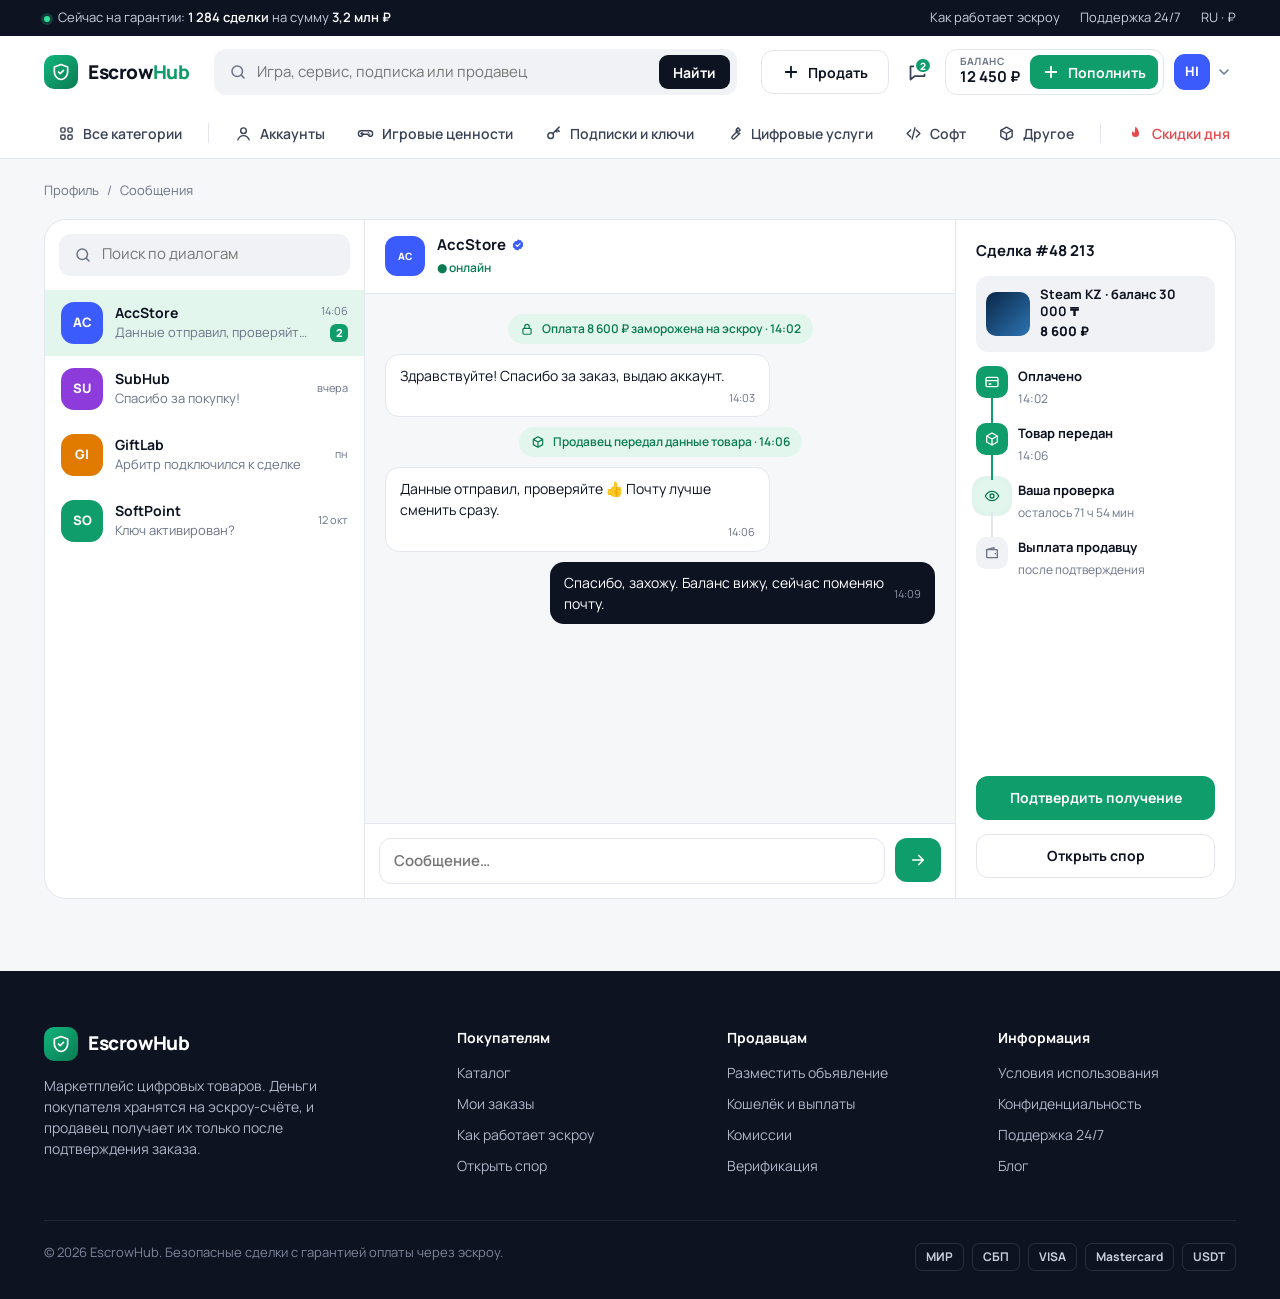
<file: messages.html>
<!doctype html>
<html lang="ru">
<head>
<meta charset="utf-8">
<meta name="viewport" content="width=device-width, initial-scale=1">
<title>Сообщения — EscrowHub</title>
<link rel="preconnect" href="https://fonts.googleapis.com">
<link rel="preconnect" href="https://fonts.gstatic.com" crossorigin>
<link href="https://fonts.googleapis.com/css2?family=Manrope:wght@400;500;600;700;800&display=swap" rel="stylesheet">
<link rel="stylesheet" href="styles.css">
</head>
<body>
<svg width="0" height="0" style="position:absolute" aria-hidden="true">
<defs>
<symbol id="i-shield" viewBox="0 0 24 24" fill="none" stroke="currentColor" stroke-width="2" stroke-linecap="round" stroke-linejoin="round"><path d="M12 3 4 6v6c0 4.5 3.4 8.3 8 9 4.6-.7 8-4.5 8-9V6l-8-3Z"/><path d="m9 12 2 2 4-4"/></symbol>
<symbol id="i-search" viewBox="0 0 24 24" fill="none" stroke="currentColor" stroke-width="2" stroke-linecap="round"><circle cx="11" cy="11" r="7"/><path d="m20 20-3.5-3.5"/></symbol>
<symbol id="i-heart" viewBox="0 0 24 24" fill="none" stroke="currentColor" stroke-width="2" stroke-linejoin="round"><path d="M12 20s-7-4.4-7-10a4 4 0 0 1 7-2.6A4 4 0 0 1 19 10c0 5.6-7 10-7 10Z"/></symbol>
<symbol id="i-chat" viewBox="0 0 24 24" fill="none" stroke="currentColor" stroke-width="2" stroke-linejoin="round"><path d="M4 5h16v11H9l-5 4V5Z"/></symbol>
<symbol id="i-bag" viewBox="0 0 24 24" fill="none" stroke="currentColor" stroke-width="2" stroke-linejoin="round"><path d="M5 8h14l-1 12H6L5 8Z"/><path d="M9 8V6a3 3 0 0 1 6 0v2"/></symbol>
<symbol id="i-user" viewBox="0 0 24 24" fill="none" stroke="currentColor" stroke-width="2" stroke-linecap="round"><circle cx="12" cy="8" r="4"/><path d="M4 21c1.5-4 4.5-6 8-6s6.5 2 8 6"/></symbol>
<symbol id="i-plus" viewBox="0 0 24 24" fill="none" stroke="currentColor" stroke-width="2.4" stroke-linecap="round"><path d="M12 5v14M5 12h14"/></symbol>
<symbol id="i-arrow" viewBox="0 0 24 24" fill="none" stroke="currentColor" stroke-width="2.2" stroke-linecap="round" stroke-linejoin="round"><path d="M5 12h14M13 6l6 6-6 6"/></symbol>
<symbol id="i-star" viewBox="0 0 24 24" fill="currentColor"><path d="m12 2.8 2.8 5.8 6.3.9-4.6 4.4 1.1 6.3L12 17.2l-5.6 3 1.1-6.3L2.9 9.5l6.3-.9L12 2.8Z"/></symbol>
<symbol id="i-check" viewBox="0 0 24 24" fill="currentColor"><path d="M12 2 14.4 4l3.1-.3.9 3 2.7 1.6-1 3 1 3-2.7 1.6-.9 3-3.1-.3L12 22l-2.4-2-3.1.3-.9-3-2.7-1.6 1-3-1-3 2.7-1.6.9-3 3.1.3L12 2Z"/><path d="m8.5 12 2.4 2.4 4.6-4.8" fill="none" stroke="#fff" stroke-width="2" stroke-linecap="round" stroke-linejoin="round"/></symbol>
<symbol id="i-bolt" viewBox="0 0 24 24" fill="currentColor"><path d="M13 2 4 14h7l-1 8 9-12h-7l1-8Z"/></symbol>
<symbol id="i-card" viewBox="0 0 24 24" fill="none" stroke="currentColor" stroke-width="2" stroke-linejoin="round"><rect x="3" y="5" width="18" height="14" rx="2"/><path d="M3 10h18M7 15h4"/></symbol>
<symbol id="i-lock" viewBox="0 0 24 24" fill="none" stroke="currentColor" stroke-width="2" stroke-linejoin="round"><rect x="5" y="11" width="14" height="10" rx="2"/><path d="M8 11V8a4 4 0 0 1 8 0v3"/></symbol>
<symbol id="i-box" viewBox="0 0 24 24" fill="none" stroke="currentColor" stroke-width="2" stroke-linejoin="round"><path d="m12 3 8 4.5v9L12 21l-8-4.5v-9L12 3Z"/><path d="m4 7.5 8 4.5 8-4.5M12 12v9"/></symbol>
<symbol id="i-wallet" viewBox="0 0 24 24" fill="none" stroke="currentColor" stroke-width="2" stroke-linejoin="round"><path d="M4 7h15a1 1 0 0 1 1 1v11H5a1 1 0 0 1-1-1V7Z"/><path d="M4 7l11-3v3M16 13h2"/></symbol>
<symbol id="i-gamepad" viewBox="0 0 24 24" fill="none" stroke="currentColor" stroke-width="2" stroke-linecap="round" stroke-linejoin="round"><path d="M6 8h12a4 4 0 0 1 4 4v1a3 3 0 0 1-5.4 1.8L15 13H9l-1.6 1.8A3 3 0 0 1 2 13v-1a4 4 0 0 1 4-4Z"/><path d="M7 10.5v3M5.5 12h3M16 11h.01M18 13h.01"/></symbol>
<symbol id="i-key" viewBox="0 0 24 24" fill="none" stroke="currentColor" stroke-width="2" stroke-linecap="round"><circle cx="8" cy="15" r="4"/><path d="m11 12 9-9M17 6l3 3M15 8l2 2"/></symbol>
<symbol id="i-tool" viewBox="0 0 24 24" fill="none" stroke="currentColor" stroke-width="2" stroke-linejoin="round"><path d="M14.5 6.5a4 4 0 0 0 5 5L12 19a2.1 2.1 0 0 1-3-3l7.5-7.5Z"/><path d="M14.5 6.5 17 4l3 3-2.5 2.5"/></symbol>
<symbol id="i-code" viewBox="0 0 24 24" fill="none" stroke="currentColor" stroke-width="2" stroke-linecap="round" stroke-linejoin="round"><path d="m8 7-5 5 5 5M16 7l5 5-5 5M14 4l-4 16"/></symbol>
<symbol id="i-grid" viewBox="0 0 24 24" fill="none" stroke="currentColor" stroke-width="2"><rect x="4" y="4" width="6" height="6" rx="1.5"/><rect x="14" y="4" width="6" height="6" rx="1.5"/><rect x="4" y="14" width="6" height="6" rx="1.5"/><rect x="14" y="14" width="6" height="6" rx="1.5"/></symbol>
<symbol id="i-list" viewBox="0 0 24 24" fill="none" stroke="currentColor" stroke-width="2" stroke-linecap="round"><path d="M4 6h16M4 12h16M4 18h16"/></symbol>
<symbol id="i-chev" viewBox="0 0 24 24" fill="none" stroke="currentColor" stroke-width="2.2" stroke-linecap="round" stroke-linejoin="round"><path d="m6 9 6 6 6-6"/></symbol>
<symbol id="i-clock" viewBox="0 0 24 24" fill="none" stroke="currentColor" stroke-width="2" stroke-linecap="round"><circle cx="12" cy="12" r="9"/><path d="M12 7v5l3 2"/></symbol>
<symbol id="i-fire" viewBox="0 0 24 24" fill="currentColor"><path d="M12 2s5 4.5 5 10a5 5 0 0 1-10 0c0-2 1-3.5 1-3.5S9 11 11 11c0-4 1-9 1-9Z"/></symbol>
<symbol id="i-support" viewBox="0 0 24 24" fill="none" stroke="currentColor" stroke-width="2" stroke-linecap="round"><path d="M4 14v-2a8 8 0 0 1 16 0v2"/><rect x="3" y="13" width="4" height="6" rx="1.5"/><rect x="17" y="13" width="4" height="6" rx="1.5"/></symbol>
<symbol id="i-refund" viewBox="0 0 24 24" fill="none" stroke="currentColor" stroke-width="2" stroke-linecap="round" stroke-linejoin="round"><path d="M4 12a8 8 0 1 0 2.4-5.7L4 8.5"/><path d="M4 4v4.5h4.5"/></symbol>
<symbol id="i-eye" viewBox="0 0 24 24" fill="none" stroke="currentColor" stroke-width="2"><path d="M2 12s3.6-7 10-7 10 7 10 7-3.6 7-10 7S2 12 2 12Z"/><circle cx="12" cy="12" r="3"/></symbol>
</defs>
</svg>
<div class="topbar">
  <div class="container">
    <div><span class="dot"></span>Сейчас на гарантии: <b>1 284 сделки</b> на сумму <b>3,2 млн ₽</b></div>
    <div class="topbar-links">
      <a href="#">Как работает эскроу</a>
      <a href="#">Поддержка 24/7</a>
      <a href="#">RU · ₽</a>
    </div>
  </div>
</div>
<header class="header">
  <div class="container">
    <div class="header-main">
      <a href="index.html" class="logo"><span class="logo-mark"><svg><use href="#i-shield"/></svg></span><b>Escrow<span>Hub</span></b></a>
      <label class="search">
        <svg><use href="#i-search"/></svg>
        <input type="search" placeholder="Игра, сервис, подписка или продавец">
        <button class="btn btn-dark">Найти</button>
      </label>
      <div class="header-actions">
        <a href="create.html" class="btn btn-ghost hide-sm"><svg><use href="#i-plus"/></svg><span>Продать</span></a>
        <a href="messages.html" class="icon-btn" title="Сообщения"><svg><use href="#i-chat"/></svg><span class="badge">2</span></a>
        <div class="balance"><div><small>Баланс</small><b>12 450 ₽</b></div><a href="wallet.html" class="btn btn-primary"><svg><use href="#i-plus"/></svg><span>Пополнить</span></a></div>
        <a href="profile.html" class="me"><span class="avatar">HI</span><svg><use href="#i-chev"/></svg></a>
      </div>
    </div>
    <nav class="nav"><a href="catalog.html?c=all" data-cat="all"><svg><use href="#i-grid"/></svg>Все категории</a><span class="sep"></span><a href="catalog.html?c=accounts" data-cat="accounts"><svg><use href="#i-user"/></svg>Аккаунты</a><a href="catalog.html?c=games" data-cat="games"><svg><use href="#i-gamepad"/></svg>Игровые ценности</a><a href="catalog.html?c=keys" data-cat="keys"><svg><use href="#i-key"/></svg>Подписки и ключи</a><a href="catalog.html?c=services" data-cat="services"><svg><use href="#i-tool"/></svg>Цифровые услуги</a><a href="catalog.html?c=soft" data-cat="soft"><svg><use href="#i-code"/></svg>Софт</a><a href="catalog.html?c=other" data-cat="other"><svg><use href="#i-box"/></svg>Другое</a><span class="sep"></span><a href="catalog.html?c=sale" data-cat="sale" class="hot"><svg><use href="#i-fire"/></svg>Скидки дня</a></nav>
  </div>
</header>
<main class="container">
  <div class="crumbs"><a href="profile.html">Профиль</a>/<span>Сообщения</span></div>
  <div class="chat">
    <aside class="dialogs">
      <label class="search"><svg><use href="#i-search"/></svg><input placeholder="Поиск по диалогам"></label>
      <div class="dlg-list"><div class="dlg on"><span class="avatar" style="background:#3b5bfd">AC</span><div><b>AccStore</b><p>Данные отправил, проверяйте 👍</p></div><em>14:06<i>2</i></em></div><div class="dlg"><span class="avatar" style="background:#8e3bdc">SU</span><div><b>SubHub</b><p>Спасибо за покупку!</p></div><em>вчера</em></div><div class="dlg"><span class="avatar" style="background:#e07b00">GI</span><div><b>GiftLab</b><p>Арбитр подключился к сделке</p></div><em>пн</em></div><div class="dlg"><span class="avatar" style="background:#0f9d6b">SO</span><div><b>SoftPoint</b><p>Ключ активирован?</p></div><em>12 окт</em></div></div>
    </aside>
    <section class="conv">
      <div class="conv-head"><span class="avatar">AC</span><div><b>AccStore<svg class="verified"><use href="#i-check"/></svg></b><span>● онлайн</span></div></div>
      <div class="msgs">
        <span class="sys"><svg><use href="#i-lock"/></svg>Оплата 8 600 ₽ заморожена на эскроу · 14:02</span>
        <div class="msg">Здравствуйте! Спасибо за заказ, выдаю аккаунт.<time>14:03</time></div>
        <span class="sys"><svg><use href="#i-box"/></svg>Продавец передал данные товара · 14:06</span>
        <div class="msg">Данные отправил, проверяйте 👍 Почту лучше сменить сразу.<time>14:06</time></div>
        <div class="msg me">Спасибо, захожу. Баланс вижу, сейчас поменяю почту.<time>14:09</time></div>
      </div>
      <div class="compose"><input class="inp" placeholder="Сообщение…"><button class="btn btn-primary"><svg><use href="#i-arrow"/></svg></button></div>
    </section>
    <aside class="deal">
      <h4>Сделка #48 213</h4>
      <div class="deal-item"><span class="thumb g4"></span><div><b>Steam KZ · баланс 30 000 ₸</b><span>8 600 ₽</span></div></div>
      <ol class="steps">
        <li class="step done"><span class="step-ico"><svg><use href="#i-card"/></svg></span><div><b>Оплачено</b><span>14:02</span></div></li>
        <li class="step done"><span class="step-ico"><svg><use href="#i-box"/></svg></span><div><b>Товар передан</b><span>14:06</span></div></li>
        <li class="step current"><span class="step-ico"><svg><use href="#i-eye"/></svg></span><div><b>Ваша проверка</b><span>осталось 71 ч 54 мин</span></div></li>
        <li class="step"><span class="step-ico"><svg><use href="#i-wallet"/></svg></span><div><b>Выплата продавцу</b><span>после подтверждения</span></div></li>
      </ol>
      <a href="#" class="btn btn-primary">Подтвердить получение</a>
      <a href="#" class="btn btn-ghost">Открыть спор</a>
    </aside>
  </div>
</main>

<footer class="footer">
  <div class="container">
    <div class="footer-grid">
      <div>
        <a href="index.html" class="logo"><span class="logo-mark"><svg><use href="#i-shield"/></svg></span>EscrowHub</a>
        <p>Маркетплейс цифровых товаров. Деньги покупателя хранятся на эскроу-счёте, и продавец получает их только после подтверждения заказа.</p>
      </div>
      <div>
        <h5>Покупателям</h5>
        <ul><li><a href="catalog.html">Каталог</a></li><li><a href="profile.html">Мои заказы</a></li><li><a href="#">Как работает эскроу</a></li><li><a href="#">Открыть спор</a></li></ul>
      </div>
      <div>
        <h5>Продавцам</h5>
        <ul><li><a href="create.html">Разместить объявление</a></li><li><a href="wallet.html">Кошелёк и выплаты</a></li><li><a href="#">Комиссии</a></li><li><a href="#">Верификация</a></li></ul>
      </div>
      <div>
        <h5>Информация</h5>
        <ul><li><a href="#">Условия использования</a></li><li><a href="#">Конфиденциальность</a></li><li><a href="#">Поддержка 24/7</a></li><li><a href="#">Блог</a></li></ul>
      </div>
    </div>
    <div class="footer-bottom">
      <span>© 2026 EscrowHub. Безопасные сделки с гарантией оплаты через эскроу.</span>
      <div class="pay"><span>МИР</span><span>СБП</span><span>VISA</span><span>Mastercard</span><span>USDT</span></div>
    </div>
  </div>
</footer>
<script src="app.js"></script>
</body>
</html>
</file>
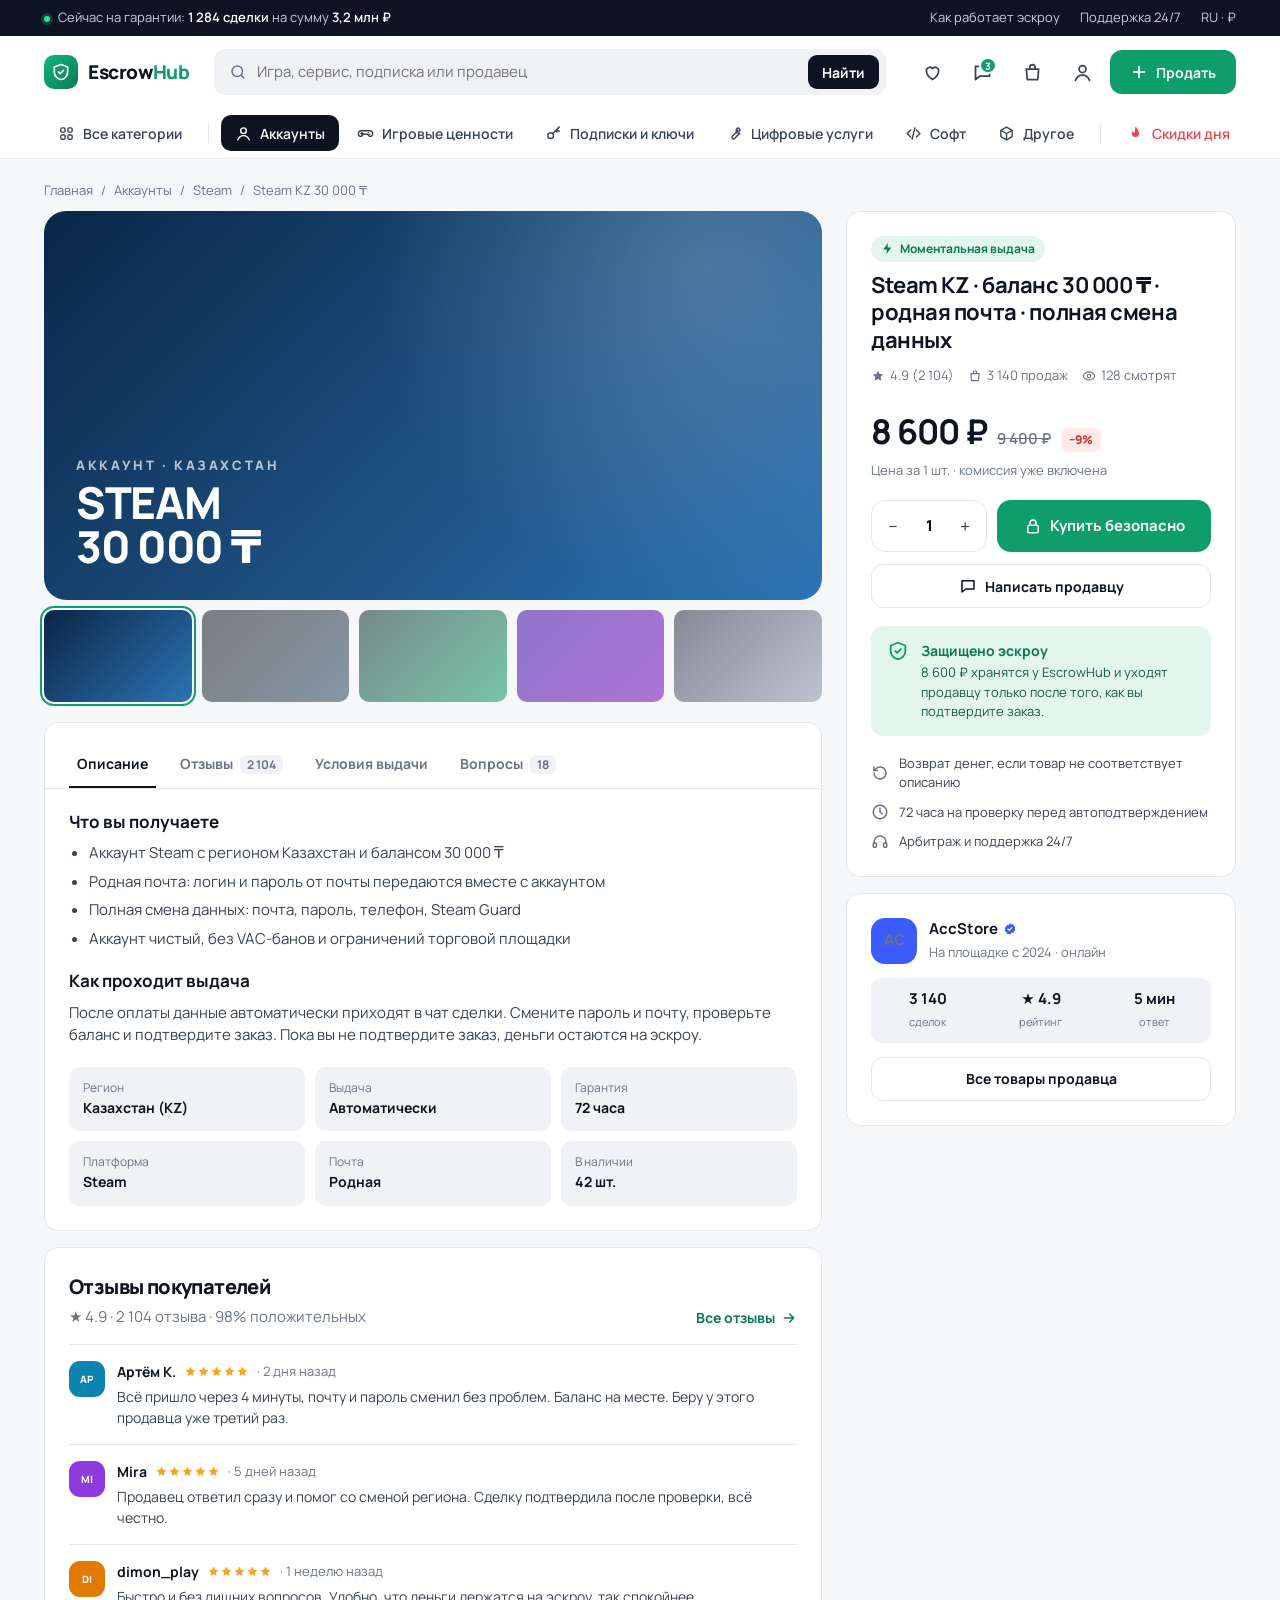
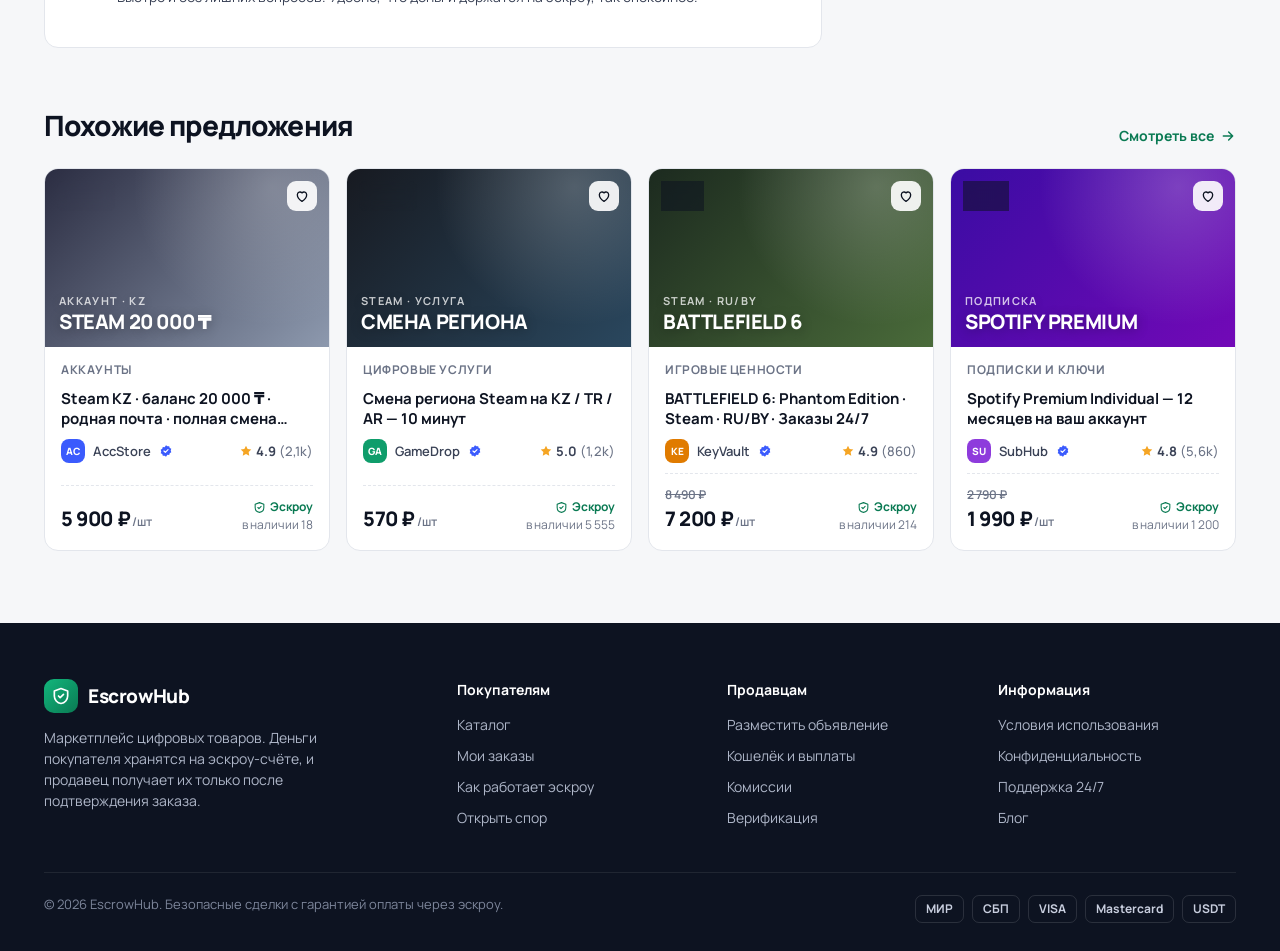
<file: product.html>
<!doctype html>
<html lang="ru">
<head>
<meta charset="utf-8">
<meta name="viewport" content="width=device-width, initial-scale=1">
<title>Steam KZ 30 000 ₸ — EscrowHub</title>
<link rel="preconnect" href="https://fonts.googleapis.com">
<link rel="preconnect" href="https://fonts.gstatic.com" crossorigin>
<link href="https://fonts.googleapis.com/css2?family=Manrope:wght@400;500;600;700;800&display=swap" rel="stylesheet">
<link rel="stylesheet" href="styles.css">
</head>
<body>
<svg width="0" height="0" style="position:absolute" aria-hidden="true">
<defs>
<symbol id="i-shield" viewBox="0 0 24 24" fill="none" stroke="currentColor" stroke-width="2" stroke-linecap="round" stroke-linejoin="round"><path d="M12 3 4 6v6c0 4.5 3.4 8.3 8 9 4.6-.7 8-4.5 8-9V6l-8-3Z"/><path d="m9 12 2 2 4-4"/></symbol>
<symbol id="i-search" viewBox="0 0 24 24" fill="none" stroke="currentColor" stroke-width="2" stroke-linecap="round"><circle cx="11" cy="11" r="7"/><path d="m20 20-3.5-3.5"/></symbol>
<symbol id="i-heart" viewBox="0 0 24 24" fill="none" stroke="currentColor" stroke-width="2" stroke-linejoin="round"><path d="M12 20s-7-4.4-7-10a4 4 0 0 1 7-2.6A4 4 0 0 1 19 10c0 5.6-7 10-7 10Z"/></symbol>
<symbol id="i-chat" viewBox="0 0 24 24" fill="none" stroke="currentColor" stroke-width="2" stroke-linejoin="round"><path d="M4 5h16v11H9l-5 4V5Z"/></symbol>
<symbol id="i-bag" viewBox="0 0 24 24" fill="none" stroke="currentColor" stroke-width="2" stroke-linejoin="round"><path d="M5 8h14l-1 12H6L5 8Z"/><path d="M9 8V6a3 3 0 0 1 6 0v2"/></symbol>
<symbol id="i-user" viewBox="0 0 24 24" fill="none" stroke="currentColor" stroke-width="2" stroke-linecap="round"><circle cx="12" cy="8" r="4"/><path d="M4 21c1.5-4 4.5-6 8-6s6.5 2 8 6"/></symbol>
<symbol id="i-plus" viewBox="0 0 24 24" fill="none" stroke="currentColor" stroke-width="2.4" stroke-linecap="round"><path d="M12 5v14M5 12h14"/></symbol>
<symbol id="i-arrow" viewBox="0 0 24 24" fill="none" stroke="currentColor" stroke-width="2.2" stroke-linecap="round" stroke-linejoin="round"><path d="M5 12h14M13 6l6 6-6 6"/></symbol>
<symbol id="i-star" viewBox="0 0 24 24" fill="currentColor"><path d="m12 2.8 2.8 5.8 6.3.9-4.6 4.4 1.1 6.3L12 17.2l-5.6 3 1.1-6.3L2.9 9.5l6.3-.9L12 2.8Z"/></symbol>
<symbol id="i-check" viewBox="0 0 24 24" fill="currentColor"><path d="M12 2 14.4 4l3.1-.3.9 3 2.7 1.6-1 3 1 3-2.7 1.6-.9 3-3.1-.3L12 22l-2.4-2-3.1.3-.9-3-2.7-1.6 1-3-1-3 2.7-1.6.9-3 3.1.3L12 2Z"/><path d="m8.5 12 2.4 2.4 4.6-4.8" fill="none" stroke="#fff" stroke-width="2" stroke-linecap="round" stroke-linejoin="round"/></symbol>
<symbol id="i-bolt" viewBox="0 0 24 24" fill="currentColor"><path d="M13 2 4 14h7l-1 8 9-12h-7l1-8Z"/></symbol>
<symbol id="i-card" viewBox="0 0 24 24" fill="none" stroke="currentColor" stroke-width="2" stroke-linejoin="round"><rect x="3" y="5" width="18" height="14" rx="2"/><path d="M3 10h18M7 15h4"/></symbol>
<symbol id="i-lock" viewBox="0 0 24 24" fill="none" stroke="currentColor" stroke-width="2" stroke-linejoin="round"><rect x="5" y="11" width="14" height="10" rx="2"/><path d="M8 11V8a4 4 0 0 1 8 0v3"/></symbol>
<symbol id="i-box" viewBox="0 0 24 24" fill="none" stroke="currentColor" stroke-width="2" stroke-linejoin="round"><path d="m12 3 8 4.5v9L12 21l-8-4.5v-9L12 3Z"/><path d="m4 7.5 8 4.5 8-4.5M12 12v9"/></symbol>
<symbol id="i-wallet" viewBox="0 0 24 24" fill="none" stroke="currentColor" stroke-width="2" stroke-linejoin="round"><path d="M4 7h15a1 1 0 0 1 1 1v11H5a1 1 0 0 1-1-1V7Z"/><path d="M4 7l11-3v3M16 13h2"/></symbol>
<symbol id="i-gamepad" viewBox="0 0 24 24" fill="none" stroke="currentColor" stroke-width="2" stroke-linecap="round" stroke-linejoin="round"><path d="M6 8h12a4 4 0 0 1 4 4v1a3 3 0 0 1-5.4 1.8L15 13H9l-1.6 1.8A3 3 0 0 1 2 13v-1a4 4 0 0 1 4-4Z"/><path d="M7 10.5v3M5.5 12h3M16 11h.01M18 13h.01"/></symbol>
<symbol id="i-key" viewBox="0 0 24 24" fill="none" stroke="currentColor" stroke-width="2" stroke-linecap="round"><circle cx="8" cy="15" r="4"/><path d="m11 12 9-9M17 6l3 3M15 8l2 2"/></symbol>
<symbol id="i-tool" viewBox="0 0 24 24" fill="none" stroke="currentColor" stroke-width="2" stroke-linejoin="round"><path d="M14.5 6.5a4 4 0 0 0 5 5L12 19a2.1 2.1 0 0 1-3-3l7.5-7.5Z"/><path d="M14.5 6.5 17 4l3 3-2.5 2.5"/></symbol>
<symbol id="i-code" viewBox="0 0 24 24" fill="none" stroke="currentColor" stroke-width="2" stroke-linecap="round" stroke-linejoin="round"><path d="m8 7-5 5 5 5M16 7l5 5-5 5M14 4l-4 16"/></symbol>
<symbol id="i-grid" viewBox="0 0 24 24" fill="none" stroke="currentColor" stroke-width="2"><rect x="4" y="4" width="6" height="6" rx="1.5"/><rect x="14" y="4" width="6" height="6" rx="1.5"/><rect x="4" y="14" width="6" height="6" rx="1.5"/><rect x="14" y="14" width="6" height="6" rx="1.5"/></symbol>
<symbol id="i-list" viewBox="0 0 24 24" fill="none" stroke="currentColor" stroke-width="2" stroke-linecap="round"><path d="M4 6h16M4 12h16M4 18h16"/></symbol>
<symbol id="i-chev" viewBox="0 0 24 24" fill="none" stroke="currentColor" stroke-width="2.2" stroke-linecap="round" stroke-linejoin="round"><path d="m6 9 6 6 6-6"/></symbol>
<symbol id="i-clock" viewBox="0 0 24 24" fill="none" stroke="currentColor" stroke-width="2" stroke-linecap="round"><circle cx="12" cy="12" r="9"/><path d="M12 7v5l3 2"/></symbol>
<symbol id="i-fire" viewBox="0 0 24 24" fill="currentColor"><path d="M12 2s5 4.5 5 10a5 5 0 0 1-10 0c0-2 1-3.5 1-3.5S9 11 11 11c0-4 1-9 1-9Z"/></symbol>
<symbol id="i-support" viewBox="0 0 24 24" fill="none" stroke="currentColor" stroke-width="2" stroke-linecap="round"><path d="M4 14v-2a8 8 0 0 1 16 0v2"/><rect x="3" y="13" width="4" height="6" rx="1.5"/><rect x="17" y="13" width="4" height="6" rx="1.5"/></symbol>
<symbol id="i-refund" viewBox="0 0 24 24" fill="none" stroke="currentColor" stroke-width="2" stroke-linecap="round" stroke-linejoin="round"><path d="M4 12a8 8 0 1 0 2.4-5.7L4 8.5"/><path d="M4 4v4.5h4.5"/></symbol>
<symbol id="i-eye" viewBox="0 0 24 24" fill="none" stroke="currentColor" stroke-width="2"><path d="M2 12s3.6-7 10-7 10 7 10 7-3.6 7-10 7S2 12 2 12Z"/><circle cx="12" cy="12" r="3"/></symbol>
</defs>
</svg>
<div class="topbar">
  <div class="container">
    <div><span class="dot"></span>Сейчас на гарантии: <b>1 284 сделки</b> на сумму <b>3,2 млн ₽</b></div>
    <div class="topbar-links">
      <a href="#">Как работает эскроу</a>
      <a href="#">Поддержка 24/7</a>
      <a href="#">RU · ₽</a>
    </div>
  </div>
</div>
<header class="header">
  <div class="container">
    <div class="header-main">
      <a href="index.html" class="logo"><span class="logo-mark"><svg><use href="#i-shield"/></svg></span><b>Escrow<span>Hub</span></b></a>
      <label class="search">
        <svg><use href="#i-search"/></svg>
        <input type="search" placeholder="Игра, сервис, подписка или продавец">
        <button class="btn btn-dark">Найти</button>
      </label>
      <div class="header-actions">
        <a href="#" class="icon-btn hide-sm" title="Избранное"><svg><use href="#i-heart"/></svg></a>
        <a href="messages.html" class="icon-btn hide-sm" title="Сообщения"><svg><use href="#i-chat"/></svg><span class="badge">3</span></a>
        <a href="profile.html" class="icon-btn" title="Заказы"><svg><use href="#i-bag"/></svg></a>
        <a href="home-in.html" class="icon-btn" title="Профиль"><svg><use href="#i-user"/></svg></a>
        <a href="create.html" class="btn btn-primary"><svg><use href="#i-plus"/></svg><span>Продать</span></a>
      </div>
    </div>
    <nav class="nav"><a href="catalog.html?c=all" data-cat="all"><svg><use href="#i-grid"/></svg>Все категории</a><span class="sep"></span><a href="catalog.html?c=accounts" data-cat="accounts" class="active"><svg><use href="#i-user"/></svg>Аккаунты</a><a href="catalog.html?c=games" data-cat="games"><svg><use href="#i-gamepad"/></svg>Игровые ценности</a><a href="catalog.html?c=keys" data-cat="keys"><svg><use href="#i-key"/></svg>Подписки и ключи</a><a href="catalog.html?c=services" data-cat="services"><svg><use href="#i-tool"/></svg>Цифровые услуги</a><a href="catalog.html?c=soft" data-cat="soft"><svg><use href="#i-code"/></svg>Софт</a><a href="catalog.html?c=other" data-cat="other"><svg><use href="#i-box"/></svg>Другое</a><span class="sep"></span><a href="catalog.html?c=sale" data-cat="sale" class="hot"><svg><use href="#i-fire"/></svg>Скидки дня</a></nav>
  </div>
</header>
<main class="container">
  <div class="crumbs"><a href="index.html">Главная</a>/<a href="catalog.html">Аккаунты</a>/<a href="catalog.html">Steam</a>/<span>Steam KZ 30 000 ₸</span></div>
  <div class="product">
    <div>
      <div class="gallery g4"><div class="title-art"><small>Аккаунт · Казахстан</small>Steam<br>30 000 ₸</div></div>
      <div class="thumbs"><div class="g4 on"></div><div class="g1"></div><div class="g7"></div><div class="g5"></div><div class="g8"></div></div>

      <div class="panel" style="margin-top:20px">
        <div class="tabs"><a class="on">Описание</a><a>Отзывы <small>2 104</small></a><a>Условия выдачи</a><a>Вопросы <small>18</small></a></div>
        <div class="desc">
          <h3>Что вы получаете</h3>
          <ul>
            <li>Аккаунт Steam с регионом Казахстан и балансом 30 000 ₸</li>
            <li>Родная почта: логин и пароль от почты передаются вместе с аккаунтом</li>
            <li>Полная смена данных: почта, пароль, телефон, Steam Guard</li>
            <li>Аккаунт чистый, без VAC-банов и ограничений торговой площадки</li>
          </ul>
          <h3>Как проходит выдача</h3>
          <p>После оплаты данные автоматически приходят в чат сделки. Смените пароль и почту, проверьте баланс и подтвердите заказ. Пока вы не подтвердите заказ, деньги остаются на эскроу.</p>
          <div class="specs">
            <div><span>Регион</span><b>Казахстан (KZ)</b></div>
            <div><span>Выдача</span><b>Автоматически</b></div>
            <div><span>Гарантия</span><b>72 часа</b></div>
            <div><span>Платформа</span><b>Steam</b></div>
            <div><span>Почта</span><b>Родная</b></div>
            <div><span>В наличии</span><b>42 шт.</b></div>
          </div>
        </div>
      </div>

      <div class="panel">
        <div class="section-head" style="margin-bottom:16px"><div><h2 style="font-size:20px">Отзывы покупателей</h2><p>★ 4.9 · 2 104 отзыва · 98% положительных</p></div><a href="#" class="link-more">Все отзывы<svg><use href="#i-arrow"/></svg></a></div>
        <div class="review"><span class="avatar" style="background:#0b84b0">АР</span><div><div class="review-head"><b>Артём К.</b><span class="stars"><svg><use href="#i-star"/></svg><svg><use href="#i-star"/></svg><svg><use href="#i-star"/></svg><svg><use href="#i-star"/></svg><svg><use href="#i-star"/></svg></span><span>· 2 дня назад</span></div><p>Всё пришло через 4 минуты, почту и пароль сменил без проблем. Баланс на месте. Беру у этого продавца уже третий раз.</p></div></div><div class="review"><span class="avatar" style="background:#8e3bdc">MI</span><div><div class="review-head"><b>Mira</b><span class="stars"><svg><use href="#i-star"/></svg><svg><use href="#i-star"/></svg><svg><use href="#i-star"/></svg><svg><use href="#i-star"/></svg><svg><use href="#i-star"/></svg></span><span>· 5 дней назад</span></div><p>Продавец ответил сразу и помог со сменой региона. Сделку подтвердила после проверки, всё честно.</p></div></div><div class="review"><span class="avatar" style="background:#e07b00">DI</span><div><div class="review-head"><b>dimon_play</b><span class="stars"><svg><use href="#i-star"/></svg><svg><use href="#i-star"/></svg><svg><use href="#i-star"/></svg><svg><use href="#i-star"/></svg><svg><use href="#i-star"/></svg></span><span>· 1 неделю назад</span></div><p>Быстро и без лишних вопросов. Удобно, что деньги держатся на эскроу, так спокойнее.</p></div></div>
      </div>
    </div>

    <aside class="buy">
      <div class="panel">
        <span class="tag"><svg><use href="#i-bolt"/></svg>Моментальная выдача</span>
        <h1>Steam KZ · баланс 30 000 ₸ · родная почта · полная смена данных</h1>
        <div class="buy-meta"><span><svg><use href="#i-star"/></svg>4.9 (2 104)</span><span><svg><use href="#i-bag"/></svg>3 140 продаж</span><span><svg><use href="#i-eye"/></svg>128 смотрят</span></div>
        <div class="buy-price"><b>8 600 ₽</b><s>9 400 ₽</s><span class="disc">−9%</span></div>
        <div class="buy-sub">Цена за 1 шт. · комиссия уже включена</div>
        <div class="qty-row">
          <div class="qty"><button>−</button><span>1</span><button>+</button></div>
          <a href="#" class="btn btn-primary btn-lg"><svg><use href="#i-lock"/></svg>Купить безопасно</a>
        </div>
        <a href="#" class="btn btn-ghost wide"><svg><use href="#i-chat"/></svg>Написать продавцу</a>
        <div class="escrow-box"><svg><use href="#i-shield"/></svg><div><b>Защищено эскроу</b>8 600 ₽ хранятся у EscrowHub и уходят продавцу только после того, как вы подтвердите заказ.</div></div>
        <ul class="guar">
          <li><svg><use href="#i-refund"/></svg>Возврат денег, если товар не соответствует описанию</li>
          <li><svg><use href="#i-clock"/></svg>72 часа на проверку перед автоподтверждением</li>
          <li><svg><use href="#i-support"/></svg>Арбитраж и поддержка 24/7</li>
        </ul>
      </div>
      <div class="panel seller-card">
        <div class="seller-top"><span class="avatar" style="background:#3b5bfd">AC</span><div><b>AccStore<svg class="verified"><use href="#i-check"/></svg></b><span>На площадке с 2024 · онлайн</span></div></div>
        <div class="seller-stats"><div><b>3 140</b><span>сделок</span></div><div><b>★ 4.9</b><span>рейтинг</span></div><div><b>5 мин</b><span>ответ</span></div></div>
        <a href="#" class="btn btn-ghost">Все товары продавца</a>
      </div>
    </aside>
  </div>

  <section class="section">
    <div class="section-head"><div><h2>Похожие предложения</h2></div><a href="catalog.html" class="link-more">Смотреть все<svg><use href="#i-arrow"/></svg></a></div>
    <div class="grid">
<a href="product.html" class="card">
  <div class="card-media g8">
    <div class="card-chips"><span class="chip green">Онлайн</span><span class="fav"><svg><use href="#i-heart"/></svg></span></div>
    <div class="title-art"><small>Аккаунт · KZ</small>Steam 20 000 ₸</div>
  </div>
  <div class="card-body">
    <div class="card-cat">Аккаунты</div>
    <div class="card-title">Steam KZ · баланс 20 000 ₸ · родная почта · полная смена данных</div>
    <div class="card-meta">
      <span class="avatar" style="background:#3b5bfd">AC</span>
      <span class="seller-name">AccStore</span><svg class="verified"><use href="#i-check"/></svg>
      <span class="rating"><svg><use href="#i-star"/></svg>4.9 <span style="color:var(--muted);font-weight:500">(2,1k)</span></span>
    </div>
    <div class="card-foot">
      <div class="price">5 900 ₽<small>/шт</small></div>
      <div class="stock"><b><svg><use href="#i-shield"/></svg>Эскроу</b>в наличии 18</div>
    </div>
  </div>
</a>
<a href="product.html" class="card">
  <div class="card-media g1">
    <div class="card-chips"><span class="chip green">Онлайн</span><span class="fav"><svg><use href="#i-heart"/></svg></span></div>
    <div class="title-art"><small>Steam · Услуга</small>Смена региона</div>
  </div>
  <div class="card-body">
    <div class="card-cat">Цифровые услуги</div>
    <div class="card-title">Смена региона Steam на KZ / TR / AR — 10 минут</div>
    <div class="card-meta">
      <span class="avatar" style="background:#0f9d6b">GA</span>
      <span class="seller-name">GameDrop</span><svg class="verified"><use href="#i-check"/></svg>
      <span class="rating"><svg><use href="#i-star"/></svg>5.0 <span style="color:var(--muted);font-weight:500">(1,2k)</span></span>
    </div>
    <div class="card-foot">
      <div class="price">570 ₽<small>/шт</small></div>
      <div class="stock"><b><svg><use href="#i-shield"/></svg>Эскроу</b>в наличии 5 555</div>
    </div>
  </div>
</a>
<a href="product.html" class="card">
  <div class="card-media g2">
    <div class="card-chips"><span class="chip">−15%</span><span class="fav"><svg><use href="#i-heart"/></svg></span></div>
    <div class="title-art"><small>Steam · RU/BY</small>Battlefield 6</div>
  </div>
  <div class="card-body">
    <div class="card-cat">Игровые ценности</div>
    <div class="card-title">BATTLEFIELD 6: Phantom Edition · Steam · RU/BY · Заказы 24/7</div>
    <div class="card-meta">
      <span class="avatar" style="background:#e07b00">KE</span>
      <span class="seller-name">KeyVault</span><svg class="verified"><use href="#i-check"/></svg>
      <span class="rating"><svg><use href="#i-star"/></svg>4.9 <span style="color:var(--muted);font-weight:500">(860)</span></span>
    </div>
    <div class="card-foot">
      <div class="price"><s>8 490 ₽</s>7 200 ₽<small>/шт</small></div>
      <div class="stock"><b><svg><use href="#i-shield"/></svg>Эскроу</b>в наличии 214</div>
    </div>
  </div>
</a>
<a href="product.html" class="card">
  <div class="card-media g5">
    <div class="card-chips"><span class="chip">−29%</span><span class="fav"><svg><use href="#i-heart"/></svg></span></div>
    <div class="title-art"><small>Подписка</small>Spotify Premium</div>
  </div>
  <div class="card-body">
    <div class="card-cat">Подписки и ключи</div>
    <div class="card-title">Spotify Premium Individual — 12 месяцев на ваш аккаунт</div>
    <div class="card-meta">
      <span class="avatar" style="background:#8e3bdc">SU</span>
      <span class="seller-name">SubHub</span><svg class="verified"><use href="#i-check"/></svg>
      <span class="rating"><svg><use href="#i-star"/></svg>4.8 <span style="color:var(--muted);font-weight:500">(5,6k)</span></span>
    </div>
    <div class="card-foot">
      <div class="price"><s>2 790 ₽</s>1 990 ₽<small>/шт</small></div>
      <div class="stock"><b><svg><use href="#i-shield"/></svg>Эскроу</b>в наличии 1 200</div>
    </div>
  </div>
</a></div>
  </section>
</main>

<footer class="footer">
  <div class="container">
    <div class="footer-grid">
      <div>
        <a href="index.html" class="logo"><span class="logo-mark"><svg><use href="#i-shield"/></svg></span>EscrowHub</a>
        <p>Маркетплейс цифровых товаров. Деньги покупателя хранятся на эскроу-счёте, и продавец получает их только после подтверждения заказа.</p>
      </div>
      <div>
        <h5>Покупателям</h5>
        <ul><li><a href="catalog.html">Каталог</a></li><li><a href="profile.html">Мои заказы</a></li><li><a href="#">Как работает эскроу</a></li><li><a href="#">Открыть спор</a></li></ul>
      </div>
      <div>
        <h5>Продавцам</h5>
        <ul><li><a href="create.html">Разместить объявление</a></li><li><a href="wallet.html">Кошелёк и выплаты</a></li><li><a href="#">Комиссии</a></li><li><a href="#">Верификация</a></li></ul>
      </div>
      <div>
        <h5>Информация</h5>
        <ul><li><a href="#">Условия использования</a></li><li><a href="#">Конфиденциальность</a></li><li><a href="#">Поддержка 24/7</a></li><li><a href="#">Блог</a></li></ul>
      </div>
    </div>
    <div class="footer-bottom">
      <span>© 2026 EscrowHub. Безопасные сделки с гарантией оплаты через эскроу.</span>
      <div class="pay"><span>МИР</span><span>СБП</span><span>VISA</span><span>Mastercard</span><span>USDT</span></div>
    </div>
  </div>
</footer>
<script src="app.js"></script>
</body>
</html>
</file>
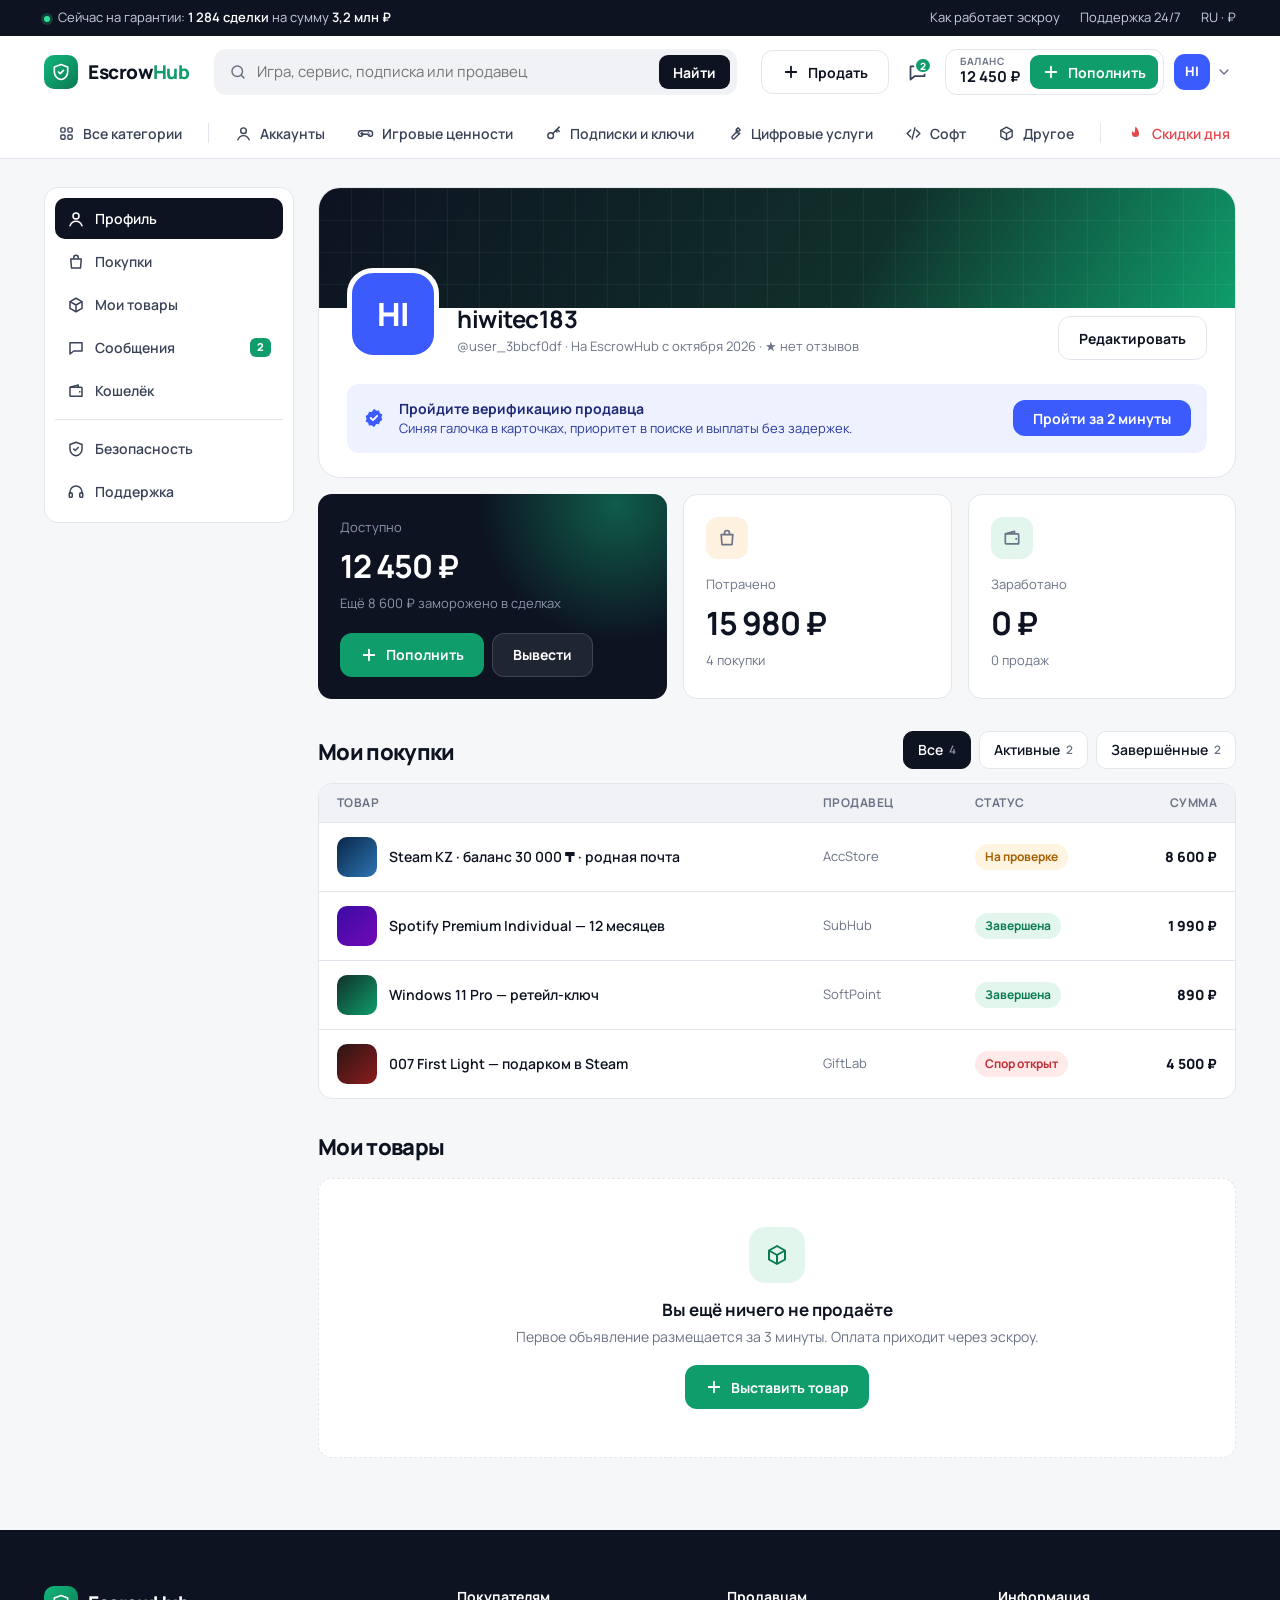
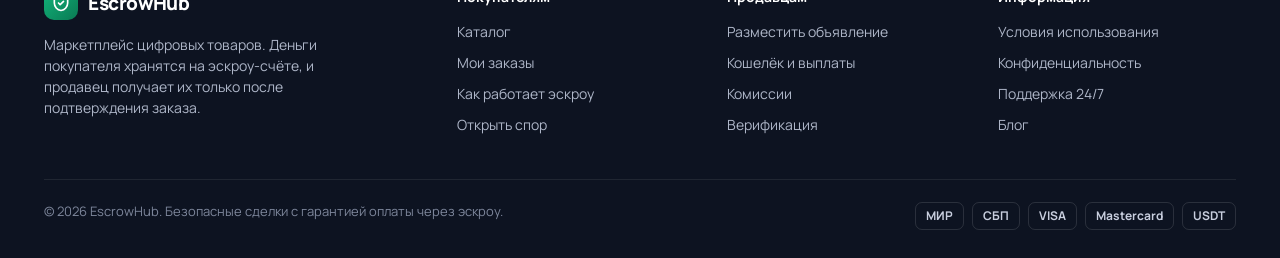
<file: profile.html>
<!doctype html>
<html lang="ru">
<head>
<meta charset="utf-8">
<meta name="viewport" content="width=device-width, initial-scale=1">
<title>Профиль — EscrowHub</title>
<link rel="preconnect" href="https://fonts.googleapis.com">
<link rel="preconnect" href="https://fonts.gstatic.com" crossorigin>
<link href="https://fonts.googleapis.com/css2?family=Manrope:wght@400;500;600;700;800&display=swap" rel="stylesheet">
<link rel="stylesheet" href="styles.css">
</head>
<body>
<svg width="0" height="0" style="position:absolute" aria-hidden="true">
<defs>
<symbol id="i-shield" viewBox="0 0 24 24" fill="none" stroke="currentColor" stroke-width="2" stroke-linecap="round" stroke-linejoin="round"><path d="M12 3 4 6v6c0 4.5 3.4 8.3 8 9 4.6-.7 8-4.5 8-9V6l-8-3Z"/><path d="m9 12 2 2 4-4"/></symbol>
<symbol id="i-search" viewBox="0 0 24 24" fill="none" stroke="currentColor" stroke-width="2" stroke-linecap="round"><circle cx="11" cy="11" r="7"/><path d="m20 20-3.5-3.5"/></symbol>
<symbol id="i-heart" viewBox="0 0 24 24" fill="none" stroke="currentColor" stroke-width="2" stroke-linejoin="round"><path d="M12 20s-7-4.4-7-10a4 4 0 0 1 7-2.6A4 4 0 0 1 19 10c0 5.6-7 10-7 10Z"/></symbol>
<symbol id="i-chat" viewBox="0 0 24 24" fill="none" stroke="currentColor" stroke-width="2" stroke-linejoin="round"><path d="M4 5h16v11H9l-5 4V5Z"/></symbol>
<symbol id="i-bag" viewBox="0 0 24 24" fill="none" stroke="currentColor" stroke-width="2" stroke-linejoin="round"><path d="M5 8h14l-1 12H6L5 8Z"/><path d="M9 8V6a3 3 0 0 1 6 0v2"/></symbol>
<symbol id="i-user" viewBox="0 0 24 24" fill="none" stroke="currentColor" stroke-width="2" stroke-linecap="round"><circle cx="12" cy="8" r="4"/><path d="M4 21c1.5-4 4.5-6 8-6s6.5 2 8 6"/></symbol>
<symbol id="i-plus" viewBox="0 0 24 24" fill="none" stroke="currentColor" stroke-width="2.4" stroke-linecap="round"><path d="M12 5v14M5 12h14"/></symbol>
<symbol id="i-arrow" viewBox="0 0 24 24" fill="none" stroke="currentColor" stroke-width="2.2" stroke-linecap="round" stroke-linejoin="round"><path d="M5 12h14M13 6l6 6-6 6"/></symbol>
<symbol id="i-star" viewBox="0 0 24 24" fill="currentColor"><path d="m12 2.8 2.8 5.8 6.3.9-4.6 4.4 1.1 6.3L12 17.2l-5.6 3 1.1-6.3L2.9 9.5l6.3-.9L12 2.8Z"/></symbol>
<symbol id="i-check" viewBox="0 0 24 24" fill="currentColor"><path d="M12 2 14.4 4l3.1-.3.9 3 2.7 1.6-1 3 1 3-2.7 1.6-.9 3-3.1-.3L12 22l-2.4-2-3.1.3-.9-3-2.7-1.6 1-3-1-3 2.7-1.6.9-3 3.1.3L12 2Z"/><path d="m8.5 12 2.4 2.4 4.6-4.8" fill="none" stroke="#fff" stroke-width="2" stroke-linecap="round" stroke-linejoin="round"/></symbol>
<symbol id="i-bolt" viewBox="0 0 24 24" fill="currentColor"><path d="M13 2 4 14h7l-1 8 9-12h-7l1-8Z"/></symbol>
<symbol id="i-card" viewBox="0 0 24 24" fill="none" stroke="currentColor" stroke-width="2" stroke-linejoin="round"><rect x="3" y="5" width="18" height="14" rx="2"/><path d="M3 10h18M7 15h4"/></symbol>
<symbol id="i-lock" viewBox="0 0 24 24" fill="none" stroke="currentColor" stroke-width="2" stroke-linejoin="round"><rect x="5" y="11" width="14" height="10" rx="2"/><path d="M8 11V8a4 4 0 0 1 8 0v3"/></symbol>
<symbol id="i-box" viewBox="0 0 24 24" fill="none" stroke="currentColor" stroke-width="2" stroke-linejoin="round"><path d="m12 3 8 4.5v9L12 21l-8-4.5v-9L12 3Z"/><path d="m4 7.5 8 4.5 8-4.5M12 12v9"/></symbol>
<symbol id="i-wallet" viewBox="0 0 24 24" fill="none" stroke="currentColor" stroke-width="2" stroke-linejoin="round"><path d="M4 7h15a1 1 0 0 1 1 1v11H5a1 1 0 0 1-1-1V7Z"/><path d="M4 7l11-3v3M16 13h2"/></symbol>
<symbol id="i-gamepad" viewBox="0 0 24 24" fill="none" stroke="currentColor" stroke-width="2" stroke-linecap="round" stroke-linejoin="round"><path d="M6 8h12a4 4 0 0 1 4 4v1a3 3 0 0 1-5.4 1.8L15 13H9l-1.6 1.8A3 3 0 0 1 2 13v-1a4 4 0 0 1 4-4Z"/><path d="M7 10.5v3M5.5 12h3M16 11h.01M18 13h.01"/></symbol>
<symbol id="i-key" viewBox="0 0 24 24" fill="none" stroke="currentColor" stroke-width="2" stroke-linecap="round"><circle cx="8" cy="15" r="4"/><path d="m11 12 9-9M17 6l3 3M15 8l2 2"/></symbol>
<symbol id="i-tool" viewBox="0 0 24 24" fill="none" stroke="currentColor" stroke-width="2" stroke-linejoin="round"><path d="M14.5 6.5a4 4 0 0 0 5 5L12 19a2.1 2.1 0 0 1-3-3l7.5-7.5Z"/><path d="M14.5 6.5 17 4l3 3-2.5 2.5"/></symbol>
<symbol id="i-code" viewBox="0 0 24 24" fill="none" stroke="currentColor" stroke-width="2" stroke-linecap="round" stroke-linejoin="round"><path d="m8 7-5 5 5 5M16 7l5 5-5 5M14 4l-4 16"/></symbol>
<symbol id="i-grid" viewBox="0 0 24 24" fill="none" stroke="currentColor" stroke-width="2"><rect x="4" y="4" width="6" height="6" rx="1.5"/><rect x="14" y="4" width="6" height="6" rx="1.5"/><rect x="4" y="14" width="6" height="6" rx="1.5"/><rect x="14" y="14" width="6" height="6" rx="1.5"/></symbol>
<symbol id="i-list" viewBox="0 0 24 24" fill="none" stroke="currentColor" stroke-width="2" stroke-linecap="round"><path d="M4 6h16M4 12h16M4 18h16"/></symbol>
<symbol id="i-chev" viewBox="0 0 24 24" fill="none" stroke="currentColor" stroke-width="2.2" stroke-linecap="round" stroke-linejoin="round"><path d="m6 9 6 6 6-6"/></symbol>
<symbol id="i-clock" viewBox="0 0 24 24" fill="none" stroke="currentColor" stroke-width="2" stroke-linecap="round"><circle cx="12" cy="12" r="9"/><path d="M12 7v5l3 2"/></symbol>
<symbol id="i-fire" viewBox="0 0 24 24" fill="currentColor"><path d="M12 2s5 4.5 5 10a5 5 0 0 1-10 0c0-2 1-3.5 1-3.5S9 11 11 11c0-4 1-9 1-9Z"/></symbol>
<symbol id="i-support" viewBox="0 0 24 24" fill="none" stroke="currentColor" stroke-width="2" stroke-linecap="round"><path d="M4 14v-2a8 8 0 0 1 16 0v2"/><rect x="3" y="13" width="4" height="6" rx="1.5"/><rect x="17" y="13" width="4" height="6" rx="1.5"/></symbol>
<symbol id="i-refund" viewBox="0 0 24 24" fill="none" stroke="currentColor" stroke-width="2" stroke-linecap="round" stroke-linejoin="round"><path d="M4 12a8 8 0 1 0 2.4-5.7L4 8.5"/><path d="M4 4v4.5h4.5"/></symbol>
<symbol id="i-eye" viewBox="0 0 24 24" fill="none" stroke="currentColor" stroke-width="2"><path d="M2 12s3.6-7 10-7 10 7 10 7-3.6 7-10 7S2 12 2 12Z"/><circle cx="12" cy="12" r="3"/></symbol>
</defs>
</svg>
<div class="topbar">
  <div class="container">
    <div><span class="dot"></span>Сейчас на гарантии: <b>1 284 сделки</b> на сумму <b>3,2 млн ₽</b></div>
    <div class="topbar-links">
      <a href="#">Как работает эскроу</a>
      <a href="#">Поддержка 24/7</a>
      <a href="#">RU · ₽</a>
    </div>
  </div>
</div>
<header class="header">
  <div class="container">
    <div class="header-main">
      <a href="index.html" class="logo"><span class="logo-mark"><svg><use href="#i-shield"/></svg></span><b>Escrow<span>Hub</span></b></a>
      <label class="search">
        <svg><use href="#i-search"/></svg>
        <input type="search" placeholder="Игра, сервис, подписка или продавец">
        <button class="btn btn-dark">Найти</button>
      </label>
      <div class="header-actions">
        <a href="create.html" class="btn btn-ghost hide-sm"><svg><use href="#i-plus"/></svg><span>Продать</span></a>
        <a href="messages.html" class="icon-btn" title="Сообщения"><svg><use href="#i-chat"/></svg><span class="badge">2</span></a>
        <div class="balance"><div><small>Баланс</small><b>12 450 ₽</b></div><a href="wallet.html" class="btn btn-primary"><svg><use href="#i-plus"/></svg><span>Пополнить</span></a></div>
        <a href="profile.html" class="me"><span class="avatar">HI</span><svg><use href="#i-chev"/></svg></a>
      </div>
    </div>
    <nav class="nav"><a href="catalog.html?c=all" data-cat="all"><svg><use href="#i-grid"/></svg>Все категории</a><span class="sep"></span><a href="catalog.html?c=accounts" data-cat="accounts"><svg><use href="#i-user"/></svg>Аккаунты</a><a href="catalog.html?c=games" data-cat="games"><svg><use href="#i-gamepad"/></svg>Игровые ценности</a><a href="catalog.html?c=keys" data-cat="keys"><svg><use href="#i-key"/></svg>Подписки и ключи</a><a href="catalog.html?c=services" data-cat="services"><svg><use href="#i-tool"/></svg>Цифровые услуги</a><a href="catalog.html?c=soft" data-cat="soft"><svg><use href="#i-code"/></svg>Софт</a><a href="catalog.html?c=other" data-cat="other"><svg><use href="#i-box"/></svg>Другое</a><span class="sep"></span><a href="catalog.html?c=sale" data-cat="sale" class="hot"><svg><use href="#i-fire"/></svg>Скидки дня</a></nav>
  </div>
</header>
<main class="container">
  <div class="acc">
    <nav class="acc-nav"><a href="profile.html" class="on"><svg><use href="#i-user"/></svg>Профиль</a><a href="profile.html"><svg><use href="#i-bag"/></svg>Покупки</a><a href="create.html"><svg><use href="#i-box"/></svg>Мои товары</a><a href="messages.html"><svg><use href="#i-chat"/></svg>Сообщения<small>2</small></a><a href="wallet.html"><svg><use href="#i-wallet"/></svg>Кошелёк</a><hr><a href="#"><svg><use href="#i-shield"/></svg>Безопасность</a><a href="#"><svg><use href="#i-support"/></svg>Поддержка</a></nav>
    <div>
      <section class="prof">
        <div class="prof-cover"></div>
        <div class="prof-body">
          <span class="avatar">HI</span>
          <div class="grow"><h1>hiwitec183</h1><p>@user_3bbcf0df · На EscrowHub с октября 2026 · ★ нет отзывов</p></div>
          <a href="#" class="btn btn-ghost">Редактировать</a>
        </div>
        <div class="verify-cta"><svg><use href="#i-check"/></svg><div><b>Пройдите верификацию продавца</b>Синяя галочка в карточках, приоритет в поиске и выплаты без задержек.</div><a href="#" class="btn">Пройти за 2 минуты</a></div>
      </section>

      <div class="wallet-row">
        <div class="wcard dark"><span>Доступно</span><b class="big">12 450 ₽</b><span>Ещё 8 600 ₽ заморожено в сделках</span>
          <div class="btns"><a href="wallet.html" class="btn btn-primary"><svg><use href="#i-plus"/></svg>Пополнить</a><a href="#" class="btn btn-ghost">Вывести</a></div></div>
        <div class="wcard"><span class="cat-ico c2"><svg><use href="#i-bag"/></svg></span><span>Потрачено</span><b class="big">15 980 ₽</b><span>4 покупки</span></div>
        <div class="wcard"><span class="cat-ico c3"><svg><use href="#i-wallet"/></svg></span><span>Заработано</span><b class="big">0 ₽</b><span>0 продаж</span></div>
      </div>

      <div class="section-head" style="margin:32px 0 14px"><div><h2 style="font-size:22px">Мои покупки</h2></div>
        <div class="chips-row" style="margin:0;padding:0"><span class="fchip on">Все <small>4</small></span><span class="fchip">Активные <small>2</small></span><span class="fchip">Завершённые <small>2</small></span></div></div>
      <div class="table">
        <div class="tr th"><span>Товар</span><span>Продавец</span><span>Статус</span><span style="text-align:right">Сумма</span></div>
        <div class="tr"><div class="t"><span class="thumb g4"></span><span>Steam KZ · баланс 30 000 ₸ · родная почта</span></div><span class="muted">AccStore</span><span class="status s-hold">На проверке</span><span class="amt">8 600 ₽</span></div><div class="tr"><div class="t"><span class="thumb g5"></span><span>Spotify Premium Individual — 12 месяцев</span></div><span class="muted">SubHub</span><span class="status s-ok">Завершена</span><span class="amt">1 990 ₽</span></div><div class="tr"><div class="t"><span class="thumb g7"></span><span>Windows 11 Pro — ретейл-ключ</span></div><span class="muted">SoftPoint</span><span class="status s-ok">Завершена</span><span class="amt">890 ₽</span></div><div class="tr"><div class="t"><span class="thumb g3"></span><span>007 First Light — подарком в Steam</span></div><span class="muted">GiftLab</span><span class="status s-dispute">Спор открыт</span><span class="amt">4 500 ₽</span></div>
      </div>

      <div class="section-head" style="margin:32px 0 14px"><div><h2 style="font-size:22px">Мои товары</h2></div></div>
      <div class="empty"><span class="cat-ico c3"><svg><use href="#i-box"/></svg></span><h4>Вы ещё ничего не продаёте</h4><p>Первое объявление размещается за 3 минуты. Оплата приходит через эскроу.</p><a href="create.html" class="btn btn-primary"><svg><use href="#i-plus"/></svg>Выставить товар</a></div>
    </div>
  </div>
</main>

<footer class="footer">
  <div class="container">
    <div class="footer-grid">
      <div>
        <a href="index.html" class="logo"><span class="logo-mark"><svg><use href="#i-shield"/></svg></span>EscrowHub</a>
        <p>Маркетплейс цифровых товаров. Деньги покупателя хранятся на эскроу-счёте, и продавец получает их только после подтверждения заказа.</p>
      </div>
      <div>
        <h5>Покупателям</h5>
        <ul><li><a href="catalog.html">Каталог</a></li><li><a href="profile.html">Мои заказы</a></li><li><a href="#">Как работает эскроу</a></li><li><a href="#">Открыть спор</a></li></ul>
      </div>
      <div>
        <h5>Продавцам</h5>
        <ul><li><a href="create.html">Разместить объявление</a></li><li><a href="wallet.html">Кошелёк и выплаты</a></li><li><a href="#">Комиссии</a></li><li><a href="#">Верификация</a></li></ul>
      </div>
      <div>
        <h5>Информация</h5>
        <ul><li><a href="#">Условия использования</a></li><li><a href="#">Конфиденциальность</a></li><li><a href="#">Поддержка 24/7</a></li><li><a href="#">Блог</a></li></ul>
      </div>
    </div>
    <div class="footer-bottom">
      <span>© 2026 EscrowHub. Безопасные сделки с гарантией оплаты через эскроу.</span>
      <div class="pay"><span>МИР</span><span>СБП</span><span>VISA</span><span>Mastercard</span><span>USDT</span></div>
    </div>
  </div>
</footer>
<script src="app.js"></script>
</body>
</html>
</file>
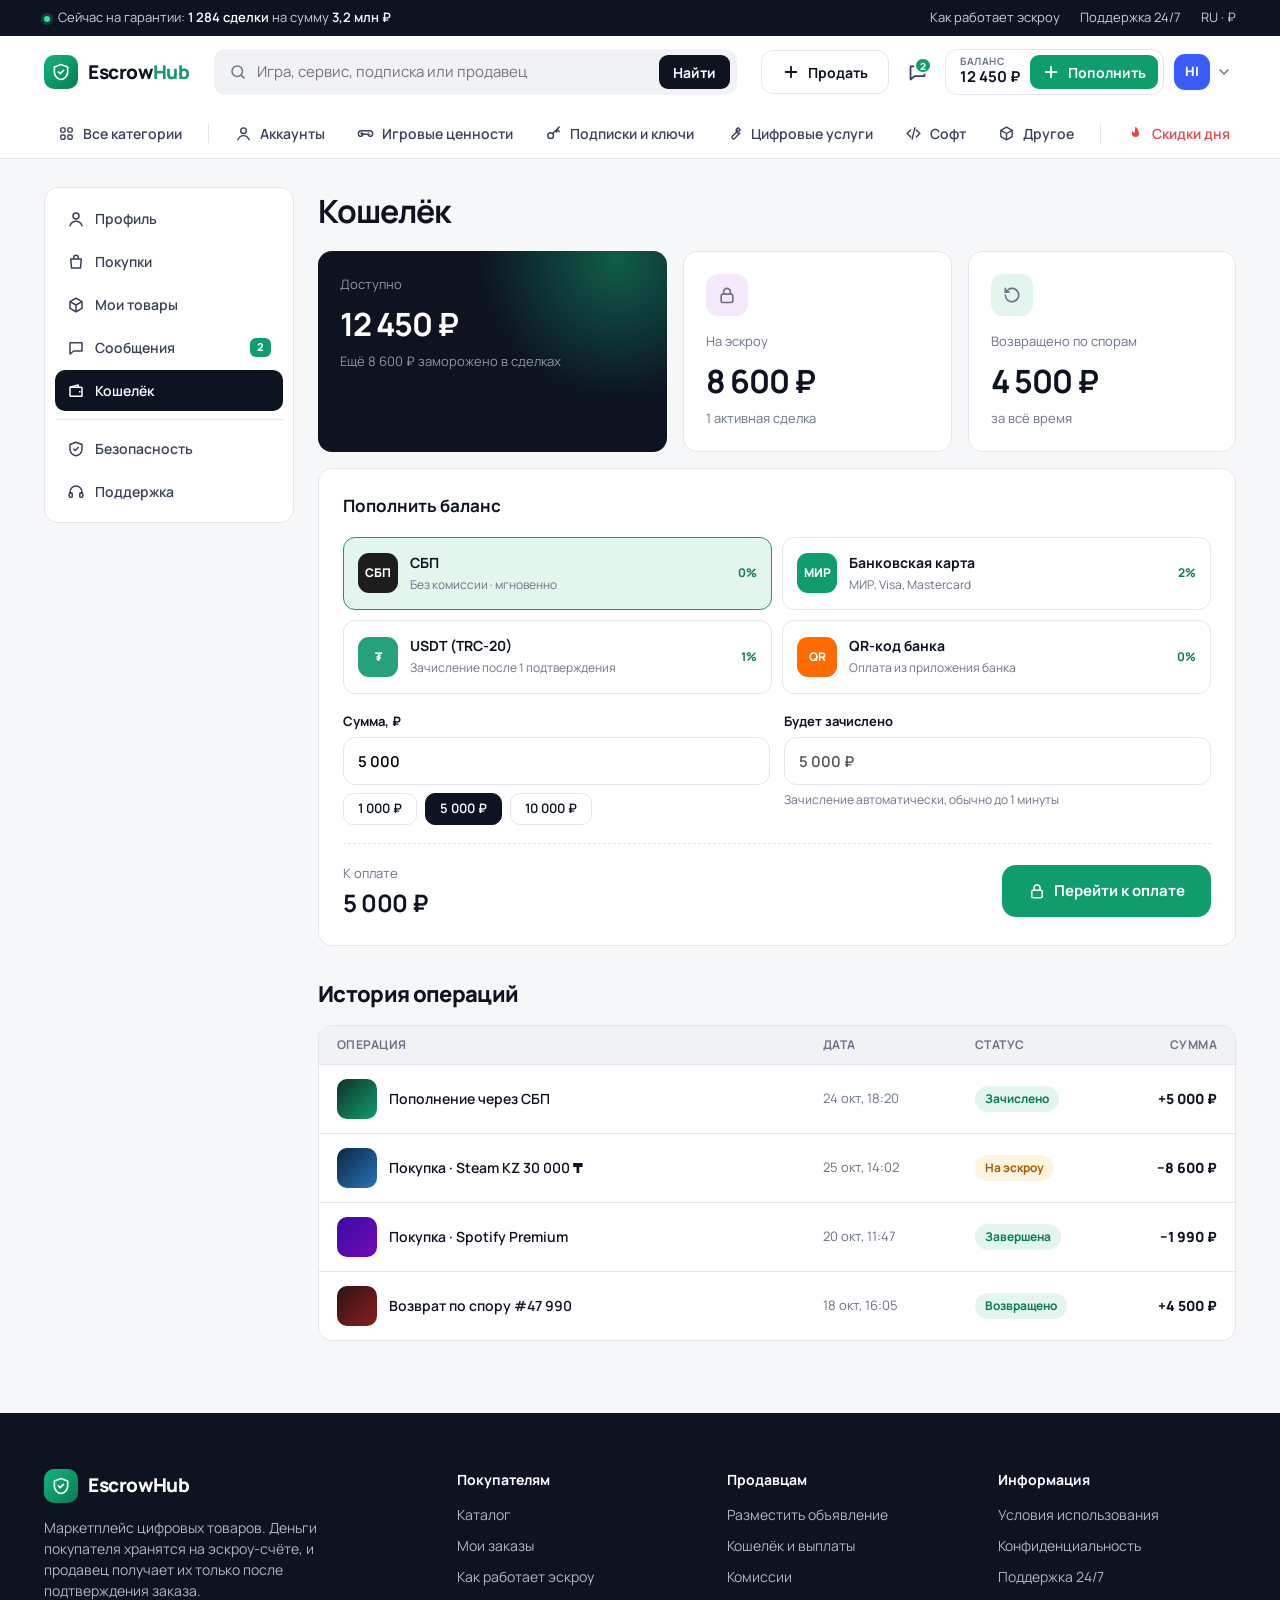
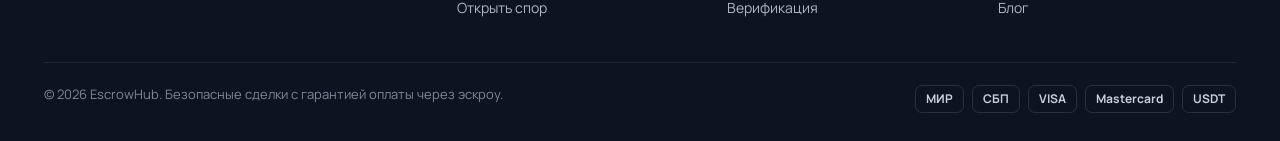
<file: wallet.html>
<!doctype html>
<html lang="ru">
<head>
<meta charset="utf-8">
<meta name="viewport" content="width=device-width, initial-scale=1">
<title>Кошелёк — EscrowHub</title>
<link rel="preconnect" href="https://fonts.googleapis.com">
<link rel="preconnect" href="https://fonts.gstatic.com" crossorigin>
<link href="https://fonts.googleapis.com/css2?family=Manrope:wght@400;500;600;700;800&display=swap" rel="stylesheet">
<link rel="stylesheet" href="styles.css">
</head>
<body>
<svg width="0" height="0" style="position:absolute" aria-hidden="true">
<defs>
<symbol id="i-shield" viewBox="0 0 24 24" fill="none" stroke="currentColor" stroke-width="2" stroke-linecap="round" stroke-linejoin="round"><path d="M12 3 4 6v6c0 4.5 3.4 8.3 8 9 4.6-.7 8-4.5 8-9V6l-8-3Z"/><path d="m9 12 2 2 4-4"/></symbol>
<symbol id="i-search" viewBox="0 0 24 24" fill="none" stroke="currentColor" stroke-width="2" stroke-linecap="round"><circle cx="11" cy="11" r="7"/><path d="m20 20-3.5-3.5"/></symbol>
<symbol id="i-heart" viewBox="0 0 24 24" fill="none" stroke="currentColor" stroke-width="2" stroke-linejoin="round"><path d="M12 20s-7-4.4-7-10a4 4 0 0 1 7-2.6A4 4 0 0 1 19 10c0 5.6-7 10-7 10Z"/></symbol>
<symbol id="i-chat" viewBox="0 0 24 24" fill="none" stroke="currentColor" stroke-width="2" stroke-linejoin="round"><path d="M4 5h16v11H9l-5 4V5Z"/></symbol>
<symbol id="i-bag" viewBox="0 0 24 24" fill="none" stroke="currentColor" stroke-width="2" stroke-linejoin="round"><path d="M5 8h14l-1 12H6L5 8Z"/><path d="M9 8V6a3 3 0 0 1 6 0v2"/></symbol>
<symbol id="i-user" viewBox="0 0 24 24" fill="none" stroke="currentColor" stroke-width="2" stroke-linecap="round"><circle cx="12" cy="8" r="4"/><path d="M4 21c1.5-4 4.5-6 8-6s6.5 2 8 6"/></symbol>
<symbol id="i-plus" viewBox="0 0 24 24" fill="none" stroke="currentColor" stroke-width="2.4" stroke-linecap="round"><path d="M12 5v14M5 12h14"/></symbol>
<symbol id="i-arrow" viewBox="0 0 24 24" fill="none" stroke="currentColor" stroke-width="2.2" stroke-linecap="round" stroke-linejoin="round"><path d="M5 12h14M13 6l6 6-6 6"/></symbol>
<symbol id="i-star" viewBox="0 0 24 24" fill="currentColor"><path d="m12 2.8 2.8 5.8 6.3.9-4.6 4.4 1.1 6.3L12 17.2l-5.6 3 1.1-6.3L2.9 9.5l6.3-.9L12 2.8Z"/></symbol>
<symbol id="i-check" viewBox="0 0 24 24" fill="currentColor"><path d="M12 2 14.4 4l3.1-.3.9 3 2.7 1.6-1 3 1 3-2.7 1.6-.9 3-3.1-.3L12 22l-2.4-2-3.1.3-.9-3-2.7-1.6 1-3-1-3 2.7-1.6.9-3 3.1.3L12 2Z"/><path d="m8.5 12 2.4 2.4 4.6-4.8" fill="none" stroke="#fff" stroke-width="2" stroke-linecap="round" stroke-linejoin="round"/></symbol>
<symbol id="i-bolt" viewBox="0 0 24 24" fill="currentColor"><path d="M13 2 4 14h7l-1 8 9-12h-7l1-8Z"/></symbol>
<symbol id="i-card" viewBox="0 0 24 24" fill="none" stroke="currentColor" stroke-width="2" stroke-linejoin="round"><rect x="3" y="5" width="18" height="14" rx="2"/><path d="M3 10h18M7 15h4"/></symbol>
<symbol id="i-lock" viewBox="0 0 24 24" fill="none" stroke="currentColor" stroke-width="2" stroke-linejoin="round"><rect x="5" y="11" width="14" height="10" rx="2"/><path d="M8 11V8a4 4 0 0 1 8 0v3"/></symbol>
<symbol id="i-box" viewBox="0 0 24 24" fill="none" stroke="currentColor" stroke-width="2" stroke-linejoin="round"><path d="m12 3 8 4.5v9L12 21l-8-4.5v-9L12 3Z"/><path d="m4 7.5 8 4.5 8-4.5M12 12v9"/></symbol>
<symbol id="i-wallet" viewBox="0 0 24 24" fill="none" stroke="currentColor" stroke-width="2" stroke-linejoin="round"><path d="M4 7h15a1 1 0 0 1 1 1v11H5a1 1 0 0 1-1-1V7Z"/><path d="M4 7l11-3v3M16 13h2"/></symbol>
<symbol id="i-gamepad" viewBox="0 0 24 24" fill="none" stroke="currentColor" stroke-width="2" stroke-linecap="round" stroke-linejoin="round"><path d="M6 8h12a4 4 0 0 1 4 4v1a3 3 0 0 1-5.4 1.8L15 13H9l-1.6 1.8A3 3 0 0 1 2 13v-1a4 4 0 0 1 4-4Z"/><path d="M7 10.5v3M5.5 12h3M16 11h.01M18 13h.01"/></symbol>
<symbol id="i-key" viewBox="0 0 24 24" fill="none" stroke="currentColor" stroke-width="2" stroke-linecap="round"><circle cx="8" cy="15" r="4"/><path d="m11 12 9-9M17 6l3 3M15 8l2 2"/></symbol>
<symbol id="i-tool" viewBox="0 0 24 24" fill="none" stroke="currentColor" stroke-width="2" stroke-linejoin="round"><path d="M14.5 6.5a4 4 0 0 0 5 5L12 19a2.1 2.1 0 0 1-3-3l7.5-7.5Z"/><path d="M14.5 6.5 17 4l3 3-2.5 2.5"/></symbol>
<symbol id="i-code" viewBox="0 0 24 24" fill="none" stroke="currentColor" stroke-width="2" stroke-linecap="round" stroke-linejoin="round"><path d="m8 7-5 5 5 5M16 7l5 5-5 5M14 4l-4 16"/></symbol>
<symbol id="i-grid" viewBox="0 0 24 24" fill="none" stroke="currentColor" stroke-width="2"><rect x="4" y="4" width="6" height="6" rx="1.5"/><rect x="14" y="4" width="6" height="6" rx="1.5"/><rect x="4" y="14" width="6" height="6" rx="1.5"/><rect x="14" y="14" width="6" height="6" rx="1.5"/></symbol>
<symbol id="i-list" viewBox="0 0 24 24" fill="none" stroke="currentColor" stroke-width="2" stroke-linecap="round"><path d="M4 6h16M4 12h16M4 18h16"/></symbol>
<symbol id="i-chev" viewBox="0 0 24 24" fill="none" stroke="currentColor" stroke-width="2.2" stroke-linecap="round" stroke-linejoin="round"><path d="m6 9 6 6 6-6"/></symbol>
<symbol id="i-clock" viewBox="0 0 24 24" fill="none" stroke="currentColor" stroke-width="2" stroke-linecap="round"><circle cx="12" cy="12" r="9"/><path d="M12 7v5l3 2"/></symbol>
<symbol id="i-fire" viewBox="0 0 24 24" fill="currentColor"><path d="M12 2s5 4.5 5 10a5 5 0 0 1-10 0c0-2 1-3.5 1-3.5S9 11 11 11c0-4 1-9 1-9Z"/></symbol>
<symbol id="i-support" viewBox="0 0 24 24" fill="none" stroke="currentColor" stroke-width="2" stroke-linecap="round"><path d="M4 14v-2a8 8 0 0 1 16 0v2"/><rect x="3" y="13" width="4" height="6" rx="1.5"/><rect x="17" y="13" width="4" height="6" rx="1.5"/></symbol>
<symbol id="i-refund" viewBox="0 0 24 24" fill="none" stroke="currentColor" stroke-width="2" stroke-linecap="round" stroke-linejoin="round"><path d="M4 12a8 8 0 1 0 2.4-5.7L4 8.5"/><path d="M4 4v4.5h4.5"/></symbol>
<symbol id="i-eye" viewBox="0 0 24 24" fill="none" stroke="currentColor" stroke-width="2"><path d="M2 12s3.6-7 10-7 10 7 10 7-3.6 7-10 7S2 12 2 12Z"/><circle cx="12" cy="12" r="3"/></symbol>
</defs>
</svg>
<div class="topbar">
  <div class="container">
    <div><span class="dot"></span>Сейчас на гарантии: <b>1 284 сделки</b> на сумму <b>3,2 млн ₽</b></div>
    <div class="topbar-links">
      <a href="#">Как работает эскроу</a>
      <a href="#">Поддержка 24/7</a>
      <a href="#">RU · ₽</a>
    </div>
  </div>
</div>
<header class="header">
  <div class="container">
    <div class="header-main">
      <a href="index.html" class="logo"><span class="logo-mark"><svg><use href="#i-shield"/></svg></span><b>Escrow<span>Hub</span></b></a>
      <label class="search">
        <svg><use href="#i-search"/></svg>
        <input type="search" placeholder="Игра, сервис, подписка или продавец">
        <button class="btn btn-dark">Найти</button>
      </label>
      <div class="header-actions">
        <a href="create.html" class="btn btn-ghost hide-sm"><svg><use href="#i-plus"/></svg><span>Продать</span></a>
        <a href="messages.html" class="icon-btn" title="Сообщения"><svg><use href="#i-chat"/></svg><span class="badge">2</span></a>
        <div class="balance"><div><small>Баланс</small><b>12 450 ₽</b></div><a href="wallet.html" class="btn btn-primary"><svg><use href="#i-plus"/></svg><span>Пополнить</span></a></div>
        <a href="profile.html" class="me"><span class="avatar">HI</span><svg><use href="#i-chev"/></svg></a>
      </div>
    </div>
    <nav class="nav"><a href="catalog.html?c=all" data-cat="all"><svg><use href="#i-grid"/></svg>Все категории</a><span class="sep"></span><a href="catalog.html?c=accounts" data-cat="accounts"><svg><use href="#i-user"/></svg>Аккаунты</a><a href="catalog.html?c=games" data-cat="games"><svg><use href="#i-gamepad"/></svg>Игровые ценности</a><a href="catalog.html?c=keys" data-cat="keys"><svg><use href="#i-key"/></svg>Подписки и ключи</a><a href="catalog.html?c=services" data-cat="services"><svg><use href="#i-tool"/></svg>Цифровые услуги</a><a href="catalog.html?c=soft" data-cat="soft"><svg><use href="#i-code"/></svg>Софт</a><a href="catalog.html?c=other" data-cat="other"><svg><use href="#i-box"/></svg>Другое</a><span class="sep"></span><a href="catalog.html?c=sale" data-cat="sale" class="hot"><svg><use href="#i-fire"/></svg>Скидки дня</a></nav>
  </div>
</header>
<main class="container">
  <div class="acc">
    <nav class="acc-nav"><a href="profile.html"><svg><use href="#i-user"/></svg>Профиль</a><a href="profile.html"><svg><use href="#i-bag"/></svg>Покупки</a><a href="create.html"><svg><use href="#i-box"/></svg>Мои товары</a><a href="messages.html"><svg><use href="#i-chat"/></svg>Сообщения<small>2</small></a><a href="wallet.html" class="on"><svg><use href="#i-wallet"/></svg>Кошелёк</a><hr><a href="#"><svg><use href="#i-shield"/></svg>Безопасность</a><a href="#"><svg><use href="#i-support"/></svg>Поддержка</a></nav>
    <div>
      <div class="page-title" style="margin-bottom:0"><h1>Кошелёк</h1></div>
      <div class="wallet-row">
        <div class="wcard dark"><span>Доступно</span><b class="big">12 450 ₽</b><span>Ещё 8 600 ₽ заморожено в сделках</span></div>
        <div class="wcard"><span class="cat-ico c4"><svg><use href="#i-lock"/></svg></span><span>На эскроу</span><b class="big">8 600 ₽</b><span>1 активная сделка</span></div>
        <div class="wcard"><span class="cat-ico c3"><svg><use href="#i-refund"/></svg></span><span>Возвращено по спорам</span><b class="big">4 500 ₽</b><span>за всё время</span></div>
      </div>

      <section class="form-sec" style="margin-top:16px">
        <h3>Пополнить баланс</h3>
        <div class="methods"><div class="method on"><span class="l" style="background:#1d1d1f">СБП</span><div><b>СБП</b><small>Без комиссии · мгновенно</small></div><em>0%</em></div><div class="method"><span class="l" style="background:#0f9d6b">МИР</span><div><b>Банковская карта</b><small>МИР, Visa, Mastercard</small></div><em>2%</em></div><div class="method"><span class="l" style="background:#26a17b">₮</span><div><b>USDT (TRC-20)</b><small>Зачисление после 1 подтверждения</small></div><em>1%</em></div><div class="method"><span class="l" style="background:#ff6b00">QR</span><div><b>QR-код банка</b><small>Оплата из приложения банка</small></div><em>0%</em></div></div>
        <div class="row2">
          <div class="field"><label>Сумма, ₽</label><input class="inp" value="5 000"><div class="amounts"><span class="fchip">1 000 ₽</span><span class="fchip on">5 000 ₽</span><span class="fchip">10 000 ₽</span></div></div>
          <div class="field"><label>Будет зачислено</label><input class="inp" value="5 000 ₽" disabled><div class="hint">Зачисление автоматически, обычно до 1 минуты</div></div>
        </div>
        <div class="tu-total"><div><span>К оплате</span><b>5 000 ₽</b></div><a href="#" class="btn btn-primary btn-lg"><svg><use href="#i-lock"/></svg>Перейти к оплате</a></div>
      </section>

      <div class="section-head" style="margin:32px 0 14px"><div><h2 style="font-size:22px">История операций</h2></div></div>
      <div class="table">
        <div class="tr th"><span>Операция</span><span>Дата</span><span>Статус</span><span style="text-align:right">Сумма</span></div>
        <div class="tr"><div class="t"><span class="thumb g7"></span><span>Пополнение через СБП</span></div><span class="muted">24 окт, 18:20</span><span class="status s-ok">Зачислено</span><span class="amt">+5 000 ₽</span></div><div class="tr"><div class="t"><span class="thumb g4"></span><span>Покупка · Steam KZ 30 000 ₸</span></div><span class="muted">25 окт, 14:02</span><span class="status s-hold">На эскроу</span><span class="amt">−8 600 ₽</span></div><div class="tr"><div class="t"><span class="thumb g5"></span><span>Покупка · Spotify Premium</span></div><span class="muted">20 окт, 11:47</span><span class="status s-ok">Завершена</span><span class="amt">−1 990 ₽</span></div><div class="tr"><div class="t"><span class="thumb g3"></span><span>Возврат по спору #47 990</span></div><span class="muted">18 окт, 16:05</span><span class="status s-ok">Возвращено</span><span class="amt">+4 500 ₽</span></div>
      </div>
    </div>
  </div>
</main>

<footer class="footer">
  <div class="container">
    <div class="footer-grid">
      <div>
        <a href="index.html" class="logo"><span class="logo-mark"><svg><use href="#i-shield"/></svg></span>EscrowHub</a>
        <p>Маркетплейс цифровых товаров. Деньги покупателя хранятся на эскроу-счёте, и продавец получает их только после подтверждения заказа.</p>
      </div>
      <div>
        <h5>Покупателям</h5>
        <ul><li><a href="catalog.html">Каталог</a></li><li><a href="profile.html">Мои заказы</a></li><li><a href="#">Как работает эскроу</a></li><li><a href="#">Открыть спор</a></li></ul>
      </div>
      <div>
        <h5>Продавцам</h5>
        <ul><li><a href="create.html">Разместить объявление</a></li><li><a href="wallet.html">Кошелёк и выплаты</a></li><li><a href="#">Комиссии</a></li><li><a href="#">Верификация</a></li></ul>
      </div>
      <div>
        <h5>Информация</h5>
        <ul><li><a href="#">Условия использования</a></li><li><a href="#">Конфиденциальность</a></li><li><a href="#">Поддержка 24/7</a></li><li><a href="#">Блог</a></li></ul>
      </div>
    </div>
    <div class="footer-bottom">
      <span>© 2026 EscrowHub. Безопасные сделки с гарантией оплаты через эскроу.</span>
      <div class="pay"><span>МИР</span><span>СБП</span><span>VISA</span><span>Mastercard</span><span>USDT</span></div>
    </div>
  </div>
</footer>
<script src="app.js"></script>
</body>
</html>
</file>
<file: styles.css>
:root {
  --bg: #f6f7f9;
  --surface: #ffffff;
  --surface-2: #f0f2f5;
  --ink: #0d1321;
  --ink-2: #3a4256;
  --muted: #6b7386;
  --line: #e3e6ec;
  --brand: #0f9d6b;
  --brand-ink: #0a7a53;
  --brand-soft: #e3f6ee;
  --accent: #3b5bfd;
  --warn: #f5a524;
  --radius: 14px;
  --radius-lg: 22px;
  --shadow: 0 1px 2px rgba(13, 19, 33, .04), 0 8px 24px rgba(13, 19, 33, .06);
  --font: "Manrope", system-ui, -apple-system, Segoe UI, Roboto, sans-serif;
}

* { box-sizing: border-box; margin: 0; padding: 0; }
html { -webkit-text-size-adjust: 100%; }
body { font-family: var(--font); background: var(--bg); color: var(--ink); font-size: 15px; line-height: 1.5; }
a { color: inherit; text-decoration: none; }
img, svg { display: block; }
button { font: inherit; cursor: pointer; border: 0; background: none; color: inherit; }
input, textarea, select { font: inherit; }

.container { width: 100%; max-width: 1240px; margin: 0 auto; padding: 0 24px; }

/* ---------- Buttons ---------- */
.btn { display: inline-flex; align-items: center; justify-content: center; gap: 8px; height: 44px; padding: 0 20px; border-radius: 12px; font-weight: 700; font-size: 14px; transition: .15s; white-space: nowrap; }
.btn-primary { background: var(--brand); color: #fff; }
.btn-primary:hover { background: var(--brand-ink); }
.btn-dark { background: var(--ink); color: #fff; }
.btn-dark:hover { background: #222a3d; }
.btn-ghost { background: var(--surface); border: 1px solid var(--line); }
.btn-ghost:hover { border-color: #c9ced8; }
.btn-lg { height: 52px; padding: 0 26px; font-size: 15px; border-radius: 14px; }
.btn svg { width: 18px; height: 18px; }

/* ---------- Topbar / Header ---------- */
.topbar { background: var(--ink); color: #c8cede; font-size: 13px; }
.topbar .container { display: flex; align-items: center; justify-content: space-between; height: 36px; gap: 16px; }
.topbar b { color: #fff; font-weight: 600; }
.topbar .dot { display: inline-block; width: 6px; height: 6px; border-radius: 50%; background: #2fe39b; margin-right: 8px; box-shadow: 0 0 0 3px rgba(47, 227, 155, .2); }
.topbar-links { display: flex; gap: 20px; }
.topbar-links a:hover { color: #fff; }

.header { background: var(--surface); border-bottom: 1px solid var(--line); position: sticky; top: 0; z-index: 20; }
.header-main { display: flex; align-items: center; gap: 24px; height: 72px; }
.logo { display: flex; align-items: center; gap: 10px; font-weight: 800; font-size: 19px; letter-spacing: -.02em; flex-shrink: 0; }
.logo-mark { width: 34px; height: 34px; border-radius: 10px; background: linear-gradient(135deg, #12b67c, #0a7a53); display: grid; place-items: center; color: #fff; }
.logo-mark svg { width: 20px; height: 20px; }
.logo b { font-weight: 800; }
.logo b span { color: var(--brand); }
.hero-grid > *, .grid > *, .catalog > *, .product > *, .trust > * { min-width: 0; }
html, body { overflow-x: clip; }

.search { flex: 1; display: flex; align-items: center; height: 46px; background: var(--surface-2); border: 1px solid transparent; border-radius: 12px; padding: 0 6px 0 14px; gap: 10px; transition: .15s; }
.search:focus-within { background: #fff; border-color: var(--brand); box-shadow: 0 0 0 4px var(--brand-soft); }
.search svg { width: 18px; height: 18px; color: var(--muted); flex-shrink: 0; }
.search input { flex: 1; border: 0; background: none; outline: none; min-width: 0; }
.search .btn { height: 34px; padding: 0 14px; border-radius: 9px; }

.header-actions { display: flex; align-items: center; gap: 6px; }
.icon-btn { width: 44px; height: 44px; border-radius: 12px; display: grid; place-items: center; color: var(--ink-2); position: relative; }
.icon-btn:hover { background: var(--surface-2); }
.icon-btn svg { width: 21px; height: 21px; }
.icon-btn .badge { position: absolute; top: 7px; right: 7px; min-width: 17px; height: 17px; padding: 0 4px; border-radius: 9px; background: var(--brand); color: #fff; font-size: 10px; font-weight: 800; display: grid; place-items: center; border: 2px solid #fff; }

.nav { display: flex; gap: 4px; height: 50px; align-items: center; overflow-x: auto; scrollbar-width: none; }
.nav::-webkit-scrollbar { display: none; }
.nav a { display: flex; align-items: center; gap: 8px; padding: 0 14px; height: 36px; border-radius: 10px; font-weight: 600; font-size: 14px; color: var(--ink-2); white-space: nowrap; }
.nav a:hover { background: var(--surface-2); color: var(--ink); }
.nav a.active { background: var(--ink); color: #fff; }
.nav svg { width: 17px; height: 17px; }
.nav .sep { width: 1px; height: 20px; background: var(--line); margin: 0 8px; flex-shrink: 0; }
.nav .hot { color: #e5484d; }

/* ---------- Hero ---------- */
.hero { padding: 28px 0 0; }
.hero-grid { display: grid; grid-template-columns: 1.35fr 1fr; gap: 20px; }
.hero-main { background: var(--ink); color: #fff; border-radius: var(--radius-lg); padding: 48px; position: relative; overflow: hidden; min-height: 400px; display: flex; flex-direction: column; justify-content: space-between; }
.hero-main::before { content: ""; position: absolute; width: 520px; height: 520px; right: -160px; top: -200px; background: radial-gradient(circle, rgba(18, 182, 124, .45), transparent 65%); }
.hero-main::after { content: ""; position: absolute; inset: 0; background-image: linear-gradient(rgba(255,255,255,.04) 1px, transparent 1px), linear-gradient(90deg, rgba(255,255,255,.04) 1px, transparent 1px); background-size: 40px 40px; mask-image: linear-gradient(120deg, transparent 30%, #000); }
.hero-main > * { position: relative; z-index: 1; }
.pill { display: inline-flex; align-items: center; gap: 8px; padding: 6px 12px 6px 6px; border-radius: 999px; background: rgba(255,255,255,.08); border: 1px solid rgba(255,255,255,.12); font-size: 13px; font-weight: 600; width: fit-content; }
.pill i { font-style: normal; background: var(--brand); padding: 2px 8px; border-radius: 999px; font-size: 11px; font-weight: 800; letter-spacing: .04em; }
.hero h1 { font-size: 46px; line-height: 1.07; letter-spacing: -.035em; font-weight: 800; margin: 22px 0 16px; max-width: 560px; }
.hero h1 em { font-style: normal; color: #3ee6a4; }
.hero p.lead { color: #aeb6c8; font-size: 17px; max-width: 470px; }
.hero-cta { display: flex; gap: 12px; margin-top: 30px; flex-wrap: wrap; }
.hero-cta .btn-ghost { background: rgba(255,255,255,.08); border-color: rgba(255,255,255,.14); color: #fff; }
.hero-stats { display: flex; gap: 36px; margin-top: 40px; padding-top: 24px; border-top: 1px solid rgba(255,255,255,.1); flex-wrap: wrap; }
.hero-stats b { display: block; font-size: 24px; font-weight: 800; letter-spacing: -.02em; }
.hero-stats span { color: #8c95aa; font-size: 13px; }

/* Escrow flow card */
.flow { background: var(--surface); border-radius: var(--radius-lg); padding: 28px; border: 1px solid var(--line); display: flex; flex-direction: column; }
.flow-head { display: flex; justify-content: space-between; align-items: center; margin-bottom: 6px; }
.flow-head h3 { font-size: 18px; letter-spacing: -.01em; }
.tag { display: inline-flex; align-items: center; gap: 6px; font-size: 12px; font-weight: 700; padding: 4px 10px; border-radius: 999px; background: var(--brand-soft); color: var(--brand-ink); }
.tag svg { width: 13px; height: 13px; }
.flow > p { color: var(--muted); font-size: 14px; margin-bottom: 22px; }
.steps { list-style: none; display: flex; flex-direction: column; gap: 0; flex: 1; }
.step { display: grid; grid-template-columns: 40px 1fr auto; gap: 14px; align-items: start; position: relative; padding-bottom: 20px; }
.step:not(:last-child)::before { content: ""; position: absolute; left: 19px; top: 40px; bottom: 0; width: 2px; background: var(--line); }
.step.done:not(:last-child)::before { background: var(--brand); }
.step-ico { width: 40px; height: 40px; border-radius: 12px; display: grid; place-items: center; background: var(--surface-2); color: var(--muted); }
.step-ico svg { width: 19px; height: 19px; }
.step.done .step-ico { background: var(--brand); color: #fff; }
.step.current .step-ico { background: var(--brand-soft); color: var(--brand-ink); box-shadow: 0 0 0 4px rgba(15,157,107,.12); }
.step b { display: block; font-size: 15px; margin-top: 1px; }
.step span { color: var(--muted); font-size: 13px; }
.step em { font-style: normal; font-size: 12px; font-weight: 700; color: var(--muted); margin-top: 3px; }
.step.done em { color: var(--brand-ink); }
.flow-foot { display: flex; align-items: center; gap: 12px; background: var(--surface-2); border-radius: 12px; padding: 14px; font-size: 13px; color: var(--ink-2); }
.flow-foot svg { width: 22px; height: 22px; color: var(--brand); flex-shrink: 0; }

/* ---------- Sections ---------- */
.section { padding: 56px 0 0; }
.section-head { display: flex; align-items: end; justify-content: space-between; gap: 16px; margin-bottom: 22px; }
.section-head h2 { font-size: 28px; letter-spacing: -.03em; font-weight: 800; }
.section-head p { color: var(--muted); margin-top: 4px; }
.link-more { display: inline-flex; align-items: center; gap: 6px; font-weight: 700; font-size: 14px; color: var(--brand-ink); white-space: nowrap; }
.link-more svg { width: 16px; height: 16px; }

/* Categories */
.cats { display: grid; grid-template-columns: repeat(6, 1fr); gap: 14px; }
.cat { background: var(--surface); border: 1px solid var(--line); border-radius: var(--radius); padding: 20px; transition: .18s; display: flex; flex-direction: column; gap: 14px; }
.cat:hover { border-color: transparent; box-shadow: var(--shadow); transform: translateY(-2px); }
.cat-ico { width: 48px; height: 48px; border-radius: 14px; display: grid; place-items: center; }
.cat-ico svg { width: 24px; height: 24px; }
.cat b { font-size: 15px; display: block; }
.cat span { font-size: 13px; color: var(--muted); }
.c1 { background: #e8edff; color: #3b5bfd; }
.c2 { background: #fff1e0; color: #e07b00; }
.c3 { background: #e3f6ee; color: #0a7a53; }
.c4 { background: #f6e8ff; color: #8e3bdc; }
.c5 { background: #e2f4fb; color: #0b84b0; }
.c6 { background: #f0f2f5; color: #3a4256; }

/* Top-up services */
.topups { display: grid; grid-template-columns: repeat(4, 1fr); gap: 14px; }
.topup { border-radius: var(--radius); padding: 20px; color: #fff; position: relative; overflow: hidden; min-height: 150px; display: flex; flex-direction: column; justify-content: space-between; transition: .18s; }
.topup:hover { transform: translateY(-2px); box-shadow: 0 12px 28px rgba(13,19,33,.18); }
.topup::after { content: ""; position: absolute; width: 180px; height: 180px; border-radius: 50%; right: -60px; bottom: -80px; background: rgba(255,255,255,.12); }
.topup b { font-size: 18px; letter-spacing: -.01em; }
.topup span { font-size: 13px; opacity: .8; }
.topup .from { font-size: 13px; font-weight: 700; background: rgba(255,255,255,.18); padding: 4px 10px; border-radius: 8px; width: fit-content; position: relative; z-index: 1; }
.t1 { background: linear-gradient(135deg, #1b2838, #2a475e); }
.t2 { background: linear-gradient(135deg, #5b2bd6, #8c4bff); }
.t3 { background: linear-gradient(135deg, #e5484d, #ff7a59); }
.t4 { background: linear-gradient(135deg, #0b84b0, #23b7d9); }

/* ---------- Product cards ---------- */
.grid { display: grid; grid-template-columns: repeat(4, 1fr); gap: 16px; }
.card { background: var(--surface); border: 1px solid var(--line); border-radius: var(--radius); overflow: hidden; display: flex; flex-direction: column; transition: .18s; }
.card:hover { border-color: transparent; box-shadow: var(--shadow); transform: translateY(-2px); }
.card-media { aspect-ratio: 16 / 10; position: relative; display: flex; align-items: end; padding: 14px; color: #fff; overflow: hidden; }
.card-media::before { content: ""; position: absolute; inset: 0; background: radial-gradient(circle at 80% 10%, rgba(255,255,255,.22), transparent 50%); }
.card-media .title-art { position: relative; font-weight: 800; font-size: 20px; letter-spacing: -.02em; line-height: 1.1; text-transform: uppercase; text-shadow: 0 2px 12px rgba(0,0,0,.3); }
.card-media .title-art small { display: block; font-size: 11px; font-weight: 700; letter-spacing: .12em; opacity: .75; margin-bottom: 4px; }
.card-chips { position: absolute; top: 12px; left: 12px; right: 12px; display: flex; justify-content: space-between; }
.chip { font-size: 11px; font-weight: 700; padding: 4px 8px; border-radius: 7px; background: rgba(13,19,33,.55); backdrop-filter: blur(6px); color: #fff; }
.chip.green { background: var(--brand); }
.fav { width: 30px; height: 30px; border-radius: 9px; background: rgba(255,255,255,.9); color: var(--ink); display: grid; place-items: center; }
.fav svg { width: 16px; height: 16px; }
.card-body { padding: 14px 16px 16px; display: flex; flex-direction: column; gap: 10px; flex: 1; }
.card-cat { font-size: 12px; font-weight: 700; color: var(--muted); text-transform: uppercase; letter-spacing: .05em; }
.card-title { font-weight: 700; font-size: 15px; line-height: 1.35; display: -webkit-box; -webkit-line-clamp: 2; -webkit-box-orient: vertical; overflow: hidden; min-height: 40px; }
.card-meta { display: flex; align-items: center; gap: 8px; font-size: 13px; color: var(--muted); }
.avatar { width: 24px; height: 24px; border-radius: 8px; display: grid; place-items: center; font-size: 10px; font-weight: 800; color: #fff; background: var(--accent); flex-shrink: 0; }
.seller-name { color: var(--ink-2); font-weight: 600; }
.verified { width: 14px; height: 14px; color: var(--accent); }
.rating { display: inline-flex; align-items: center; gap: 3px; color: var(--ink-2); font-weight: 700; margin-left: auto; }
.rating svg { width: 14px; height: 14px; color: var(--warn); }
.card-foot { display: flex; align-items: end; justify-content: space-between; padding-top: 12px; border-top: 1px dashed var(--line); margin-top: auto; }
.price { font-size: 20px; font-weight: 800; letter-spacing: -.02em; }
.price small { font-size: 12px; color: var(--muted); font-weight: 600; letter-spacing: 0; margin-left: 2px; }
.price s { display: block; font-size: 12px; color: var(--muted); font-weight: 600; letter-spacing: 0; }
.stock { font-size: 12px; color: var(--muted); text-align: right; }
.stock b { display: flex; align-items: center; gap: 4px; color: var(--brand-ink); justify-content: flex-end; }
.stock b svg { width: 13px; height: 13px; }

.g1 { background: linear-gradient(135deg, #171a21, #2a475e); }
.g2 { background: linear-gradient(135deg, #1c2a1f, #4a6b3a); }
.g3 { background: linear-gradient(135deg, #2a1414, #8d1d1d); }
.g4 { background: linear-gradient(135deg, #0a2647, #2c74b3); }
.g5 { background: linear-gradient(135deg, #3a0ca3, #7209b7); }
.g6 { background: linear-gradient(135deg, #003049, #d62828); }
.g7 { background: linear-gradient(135deg, #10302a, #0f9d6b); }
.g8 { background: linear-gradient(135deg, #2b2d42, #8d99ae); }

/* ---------- Trust / How it works ---------- */
.how { display: grid; grid-template-columns: repeat(4, 1fr); gap: 16px; counter-reset: s; }
.how-item { background: var(--surface); border: 1px solid var(--line); border-radius: var(--radius); padding: 24px; position: relative; }
.how-item::before { counter-increment: s; content: "0" counter(s); position: absolute; top: 20px; right: 22px; font-weight: 800; font-size: 13px; color: #c3c8d3; }
.how-item .cat-ico { margin-bottom: 18px; }
.how-item h4 { font-size: 16px; margin-bottom: 6px; }
.how-item p { font-size: 14px; color: var(--muted); }

.trust { margin-top: 56px; background: var(--surface); border: 1px solid var(--line); border-radius: var(--radius-lg); display: grid; grid-template-columns: 1.1fr 1fr; overflow: hidden; }
.trust-copy { padding: 44px; }
.trust-copy h2 { font-size: 30px; letter-spacing: -.03em; line-height: 1.15; margin: 14px 0 12px; }
.trust-copy > p { color: var(--muted); max-width: 460px; }
.trust-list { list-style: none; margin: 26px 0 30px; display: grid; gap: 14px; }
.trust-list li { display: flex; gap: 12px; font-size: 14px; color: var(--ink-2); }
.trust-list svg { width: 20px; height: 20px; color: var(--brand); flex-shrink: 0; margin-top: 1px; }
.trust-list b { color: var(--ink); }
.trust-visual { background: linear-gradient(160deg, #e3f6ee, #f3faf7 60%); padding: 44px; display: flex; flex-direction: column; justify-content: center; gap: 14px; position: relative; }
.mini { background: #fff; border-radius: 14px; padding: 16px 18px; box-shadow: var(--shadow); display: flex; align-items: center; gap: 14px; }
.mini:nth-child(2) { margin-left: 40px; }
.mini:nth-child(3) { margin-left: 16px; }
.mini .cat-ico { width: 42px; height: 42px; border-radius: 12px; }
.mini b { font-size: 14px; display: block; }
.mini span { font-size: 12px; color: var(--muted); }
.mini .amt { margin-left: auto; font-weight: 800; font-size: 15px; white-space: nowrap; }
.mini .amt.ok { color: var(--brand-ink); }

/* Sellers */
.sellers { display: grid; grid-template-columns: repeat(4, 1fr); gap: 16px; }
.seller { background: var(--surface); border: 1px solid var(--line); border-radius: var(--radius); padding: 20px; display: flex; flex-direction: column; gap: 14px; }
.seller-top { display: flex; align-items: center; gap: 12px; }
.seller-top .avatar { width: 46px; height: 46px; border-radius: 14px; font-size: 15px; }
.seller-top b { display: flex; align-items: center; gap: 5px; }
.seller-top span { font-size: 13px; color: var(--muted); }
.seller-stats { display: grid; grid-template-columns: repeat(3, 1fr); background: var(--surface-2); border-radius: 10px; padding: 10px 0; text-align: center; }
.seller-stats b { display: block; font-size: 15px; }
.seller-stats span { font-size: 11px; color: var(--muted); }

/* CTA band */
.cta-band { margin-top: 56px; border-radius: var(--radius-lg); background: linear-gradient(120deg, #0a7a53, #12b67c); color: #fff; padding: 40px 44px; display: flex; align-items: center; justify-content: space-between; gap: 24px; position: relative; overflow: hidden; }
.cta-band::after { content: ""; position: absolute; right: 18%; top: -120px; width: 320px; height: 320px; border-radius: 50%; border: 50px solid rgba(255,255,255,.08); }
.cta-band h2 { font-size: 28px; letter-spacing: -.03em; }
.cta-band p { opacity: .85; margin-top: 6px; max-width: 520px; }
.cta-band .btn { background: #fff; color: var(--ink); position: relative; z-index: 1; }

/* ---------- Footer ---------- */
.footer { margin-top: 72px; background: var(--ink); color: #aeb6c8; padding: 56px 0 28px; font-size: 14px; }
.footer-grid { display: grid; grid-template-columns: 1.6fr repeat(3, 1fr); gap: 32px; }
.footer .logo { color: #fff; margin-bottom: 14px; }
.footer p { max-width: 320px; }
.footer h5 { color: #fff; font-size: 14px; margin-bottom: 14px; }
.footer ul { list-style: none; display: grid; gap: 10px; }
.footer a:hover { color: #fff; }
.footer-bottom { margin-top: 44px; padding-top: 22px; border-top: 1px solid rgba(255,255,255,.08); display: flex; justify-content: space-between; gap: 16px; flex-wrap: wrap; font-size: 13px; color: #7d869b; }
.pay { display: flex; gap: 8px; flex-wrap: wrap; }
.pay span { padding: 4px 10px; border: 1px solid rgba(255,255,255,.12); border-radius: 7px; font-weight: 700; font-size: 12px; color: #c8cede; }

/* ---------- Catalog page ---------- */
.crumbs { display: flex; gap: 8px; font-size: 13px; color: var(--muted); padding: 22px 0 10px; flex-wrap: wrap; }
.crumbs a:hover { color: var(--ink); }
.page-title { display: flex; align-items: end; justify-content: space-between; gap: 16px; margin-bottom: 20px; flex-wrap: wrap; }
.page-title h1 { font-size: 32px; letter-spacing: -.03em; }
.page-title h1 span { color: var(--muted); font-weight: 600; font-size: 18px; margin-left: 6px; }
.chips-row { display: flex; gap: 8px; overflow-x: auto; scrollbar-width: none; padding-bottom: 4px; margin-bottom: 20px; }
.fchip { height: 38px; padding: 0 14px; border-radius: 10px; background: var(--surface); border: 1px solid var(--line); font-weight: 600; font-size: 14px; white-space: nowrap; display: inline-flex; align-items: center; gap: 6px; }
.fchip.on { background: var(--ink); color: #fff; border-color: var(--ink); }
.fchip small { color: var(--muted); font-weight: 600; }
.fchip.on small { color: #8c95aa; }

.catalog { display: grid; grid-template-columns: 270px 1fr; gap: 24px; align-items: start; }
.filters { background: var(--surface); border: 1px solid var(--line); border-radius: var(--radius); padding: 6px 20px; position: sticky; top: 140px; }
.fgroup { padding: 18px 0; border-bottom: 1px solid var(--line); }
.fgroup:last-child { border-bottom: 0; }
.fgroup h6 { font-size: 14px; margin-bottom: 12px; display: flex; justify-content: space-between; }
.check { display: flex; align-items: center; gap: 10px; font-size: 14px; color: var(--ink-2); padding: 5px 0; cursor: pointer; }
.check i { width: 18px; height: 18px; border-radius: 6px; border: 1.5px solid #c9ced8; display: grid; place-items: center; flex-shrink: 0; }
.check.on i { background: var(--brand); border-color: var(--brand); }
.check.on i::after { content: ""; width: 9px; height: 5px; border: 2px solid #fff; border-top: 0; border-right: 0; transform: rotate(-45deg) translate(1px, -1px); }
.check small { margin-left: auto; color: var(--muted); }
.range { display: grid; grid-template-columns: 1fr 1fr; gap: 8px; }
.range input { height: 40px; border: 1px solid var(--line); border-radius: 10px; padding: 0 12px; background: var(--surface-2); outline: none; width: 100%; }
.slider { height: 4px; background: var(--line); border-radius: 4px; margin: 18px 4px 6px; position: relative; }
.slider::before { content: ""; position: absolute; left: 10%; right: 35%; top: 0; bottom: 0; background: var(--brand); border-radius: 4px; }
.toggle-row { display: flex; align-items: center; justify-content: space-between; font-size: 14px; color: var(--ink-2); padding: 6px 0; }
.toggle { width: 38px; height: 22px; border-radius: 11px; background: #d5d9e1; position: relative; flex-shrink: 0; }
.toggle::after { content: ""; position: absolute; width: 16px; height: 16px; border-radius: 50%; background: #fff; top: 3px; left: 3px; box-shadow: 0 1px 2px rgba(0,0,0,.2); }
.toggle.on { background: var(--brand); }
.toggle.on::after { left: 19px; }

.toolbar { display: flex; align-items: center; justify-content: space-between; gap: 12px; margin-bottom: 16px; flex-wrap: wrap; }
.toolbar .sort { display: flex; align-items: center; gap: 8px; font-size: 14px; color: var(--muted); }
.select { height: 40px; padding: 0 14px; border-radius: 10px; border: 1px solid var(--line); background: var(--surface); font-weight: 600; color: var(--ink); display: inline-flex; align-items: center; gap: 8px; }
.select svg { width: 16px; height: 16px; }
.view { display: flex; background: var(--surface); border: 1px solid var(--line); border-radius: 10px; padding: 3px; }
.view button { width: 34px; height: 32px; border-radius: 8px; display: grid; place-items: center; color: var(--muted); }
.view button.on { background: var(--surface-2); color: var(--ink); }
.view svg { width: 17px; height: 17px; }
.catalog .grid { grid-template-columns: repeat(3, 1fr); }
.pager { display: flex; justify-content: center; gap: 6px; margin-top: 28px; }
.pager a { min-width: 40px; height: 40px; border-radius: 10px; display: grid; place-items: center; font-weight: 700; background: var(--surface); border: 1px solid var(--line); padding: 0 10px; }
.pager a.on { background: var(--ink); color: #fff; border-color: var(--ink); }

/* ---------- Product page ---------- */
.product { display: grid; grid-template-columns: 1fr 390px; gap: 24px; align-items: start; }
.gallery { border-radius: var(--radius-lg); aspect-ratio: 16 / 8; display: flex; align-items: end; padding: 32px; color: #fff; position: relative; overflow: hidden; }
.gallery::before { content: ""; position: absolute; inset: 0; background: radial-gradient(circle at 85% 15%, rgba(255,255,255,.2), transparent 45%); }
.gallery .title-art { position: relative; font-size: 44px; font-weight: 800; text-transform: uppercase; letter-spacing: -.03em; line-height: 1; }
.gallery .title-art small { display: block; font-size: 13px; letter-spacing: .2em; opacity: .7; margin-bottom: 8px; }
.thumbs { display: grid; grid-template-columns: repeat(5, 1fr); gap: 10px; margin-top: 10px; }
.thumbs div { aspect-ratio: 16 / 10; border-radius: 10px; opacity: .55; }
.thumbs div.on { opacity: 1; outline: 2px solid var(--brand); outline-offset: 2px; }

.panel { background: var(--surface); border: 1px solid var(--line); border-radius: var(--radius); padding: 24px; }
.panel + .panel { margin-top: 16px; }
.tabs { display: flex; gap: 4px; border-bottom: 1px solid var(--line); margin: -6px -24px 20px; padding: 0 18px; overflow-x: auto; scrollbar-width: none; }
.tabs a { padding: 12px 8px; margin: 0 6px; font-weight: 700; font-size: 14px; color: var(--muted); border-bottom: 2px solid transparent; white-space: nowrap; }
.tabs a.on { color: var(--ink); border-color: var(--ink); }
.tabs a small { background: var(--surface-2); padding: 1px 7px; border-radius: 6px; margin-left: 4px; font-size: 12px; }
.desc h3 { font-size: 17px; margin: 18px 0 8px; }
.desc h3:first-child { margin-top: 0; }
.desc p, .desc li { color: var(--ink-2); font-size: 15px; }
.desc ul { padding-left: 20px; display: grid; gap: 6px; }
.specs { display: grid; grid-template-columns: repeat(3, 1fr); gap: 10px; margin-top: 20px; }
.specs div { background: var(--surface-2); border-radius: 10px; padding: 12px 14px; }
.specs span { display: block; font-size: 12px; color: var(--muted); }
.specs b { font-size: 14px; }

.review { padding: 16px 0; border-top: 1px solid var(--line); display: grid; grid-template-columns: 36px 1fr; gap: 12px; }
.review:first-of-type { border-top: 0; padding-top: 0; }
.review .avatar { width: 36px; height: 36px; border-radius: 11px; }
.review-head { display: flex; gap: 8px; align-items: center; flex-wrap: wrap; font-size: 13px; color: var(--muted); }
.review-head b { color: var(--ink); font-size: 14px; }
.stars { display: inline-flex; color: var(--warn); }
.stars svg { width: 13px; height: 13px; }
.review p { font-size: 14px; color: var(--ink-2); margin-top: 4px; }

.buy { position: sticky; top: 140px; }
.buy h1 { font-size: 22px; letter-spacing: -.02em; line-height: 1.25; margin: 10px 0 12px; }
.buy-meta { display: flex; gap: 14px; font-size: 13px; color: var(--muted); flex-wrap: wrap; }
.buy-meta span { display: inline-flex; align-items: center; gap: 5px; }
.buy-meta svg { width: 14px; height: 14px; }
.buy-price { display: flex; align-items: baseline; gap: 10px; margin: 20px 0 4px; }
.buy-price b { font-size: 34px; letter-spacing: -.03em; }
.buy-price s { color: var(--muted); font-weight: 600; }
.buy-price .disc { background: #ffe9e9; color: #d0333a; font-weight: 800; font-size: 12px; padding: 3px 8px; border-radius: 7px; }
.buy-sub { font-size: 13px; color: var(--muted); }
.qty-row { display: flex; gap: 10px; margin: 20px 0 12px; }
.qty { display: flex; align-items: center; border: 1px solid var(--line); border-radius: 14px; height: 52px; }
.qty button { width: 42px; height: 100%; font-size: 18px; color: var(--ink-2); }
.qty span { width: 30px; text-align: center; font-weight: 800; }
.qty-row .btn { flex: 1; }
.buy .btn-ghost.wide { width: 100%; }
.escrow-box { margin-top: 18px; background: var(--brand-soft); border-radius: 12px; padding: 14px 16px; display: flex; gap: 12px; font-size: 13px; color: #1f5a43; }
.escrow-box svg { width: 22px; height: 22px; color: var(--brand); flex-shrink: 0; }
.escrow-box b { display: block; color: var(--brand-ink); font-size: 14px; margin-bottom: 2px; }
.guar { list-style: none; display: grid; gap: 10px; margin-top: 18px; }
.guar li { display: flex; gap: 10px; align-items: center; font-size: 13px; color: var(--ink-2); }
.guar svg { width: 18px; height: 18px; color: var(--muted); flex-shrink: 0; }
.seller-card .seller-top { margin-bottom: 14px; }
.seller-card .btn { width: 100%; margin-top: 14px; }

/* ---------- Responsive ---------- */
@media (max-width: 1100px) {
  .cats { grid-template-columns: repeat(3, 1fr); }
  .grid, .sellers, .how { grid-template-columns: repeat(3, 1fr); }
  .catalog .grid { grid-template-columns: repeat(2, 1fr); }
  .hero-grid { grid-template-columns: 1fr; }
  .product { grid-template-columns: 1fr 340px; }
}
@media (max-width: 860px) {
  .topbar-links { display: none; }
  .header-main { flex-wrap: wrap; height: auto; padding: 12px 0; gap: 12px; }
  .search { order: 3; flex-basis: 100%; }
  .header-actions { margin-left: auto; }
  .header-actions .btn span { display: none; }
  .grid, .sellers, .how, .topups { grid-template-columns: repeat(2, 1fr); }
  .trust { grid-template-columns: 1fr; }
  .catalog, .product { grid-template-columns: 1fr; }
  .filters, .buy { position: static; }
  .filters { display: none; }
  .footer-grid { grid-template-columns: 1fr 1fr; }
  .footer-grid > div:first-child { grid-column: 1 / -1; }
  .cta-band { flex-direction: column; align-items: start; }
}
@media (max-width: 560px) {
  .container { padding: 0 16px; }
  .hero-main { padding: 28px 22px; min-height: 0; }
  .hero h1 { font-size: 32px; }
  .hero-stats { gap: 22px; }
  .cats { grid-template-columns: repeat(2, 1fr); }
  .grid, .catalog .grid, .sellers, .how, .topups { grid-template-columns: 1fr; }
  .section-head h2 { font-size: 23px; }
  .trust-copy, .trust-visual, .cta-band { padding: 28px 22px; }
  .mini:nth-child(n) { margin-left: 0; }
  .header-actions .icon-btn.hide-sm { display: none; }
  .gallery { aspect-ratio: 4 / 3; padding: 22px; }
  .gallery .title-art { font-size: 30px; }
  .specs { grid-template-columns: 1fr 1fr; }
  .footer-grid { grid-template-columns: 1fr; }
}
.pager svg { width: 16px; height: 16px; }

/* ---------- Logged-in header ---------- */
.balance { display: flex; align-items: center; gap: 10px; height: 46px; padding: 0 5px 0 14px; border: 1px solid var(--line); border-radius: 12px; }
.balance small { display: block; font-size: 10px; font-weight: 700; color: var(--muted); letter-spacing: .06em; text-transform: uppercase; line-height: 1; }
.balance b { font-size: 15px; line-height: 1.2; }
.balance .btn { height: 34px; padding: 0 12px; border-radius: 9px; }
.me { display: flex; align-items: center; gap: 6px; padding: 4px; border-radius: 12px; }
.me:hover { background: var(--surface-2); }
.me .avatar { width: 36px; height: 36px; border-radius: 11px; font-size: 13px; }
.me svg { width: 16px; height: 16px; color: var(--muted); }

/* ---------- Top-up widget ---------- */
.tu { background: var(--surface); border: 1px solid var(--line); border-radius: var(--radius-lg); display: grid; grid-template-columns: 260px 1fr; overflow: hidden; }
.tu-side { background: var(--surface-2); padding: 14px; display: grid; gap: 6px; align-content: start; }
.tu-svc { display: flex; align-items: center; gap: 12px; padding: 10px; border-radius: 12px; font-weight: 700; }
.tu-svc span.l { width: 38px; height: 38px; border-radius: 11px; display: grid; place-items: center; color: #fff; font-size: 13px; font-weight: 800; }
.tu-svc small { display: block; font-weight: 500; color: var(--muted); font-size: 12px; }
.tu-svc.on { background: #fff; box-shadow: var(--shadow); }
.tu-main { padding: 28px; display: grid; gap: 18px; }
.tu-main h3 { font-size: 20px; letter-spacing: -.02em; }
.tu-main h3 + p { color: var(--muted); font-size: 14px; margin-top: 2px; }
.field label { display: block; font-size: 13px; font-weight: 700; margin-bottom: 6px; }
.field .hint { font-size: 12px; color: var(--muted); margin-top: 6px; }
.field .hint a { color: var(--brand-ink); font-weight: 600; }
.inp { width: 100%; height: 48px; border: 1px solid var(--line); border-radius: 12px; padding: 0 14px; background: var(--surface); outline: none; font-weight: 600; }
.inp:focus { border-color: var(--brand); box-shadow: 0 0 0 4px var(--brand-soft); }
textarea.inp { height: 110px; padding: 12px 14px; resize: vertical; font-weight: 500; }
.row2 { display: grid; grid-template-columns: 1fr 1fr; gap: 14px; }
.amounts { display: flex; gap: 8px; margin-top: 8px; flex-wrap: wrap; }
.amounts .fchip { height: 32px; font-size: 13px; }
.tu-total { display: flex; align-items: center; justify-content: space-between; gap: 16px; padding-top: 18px; border-top: 1px dashed var(--line); flex-wrap: wrap; }
.tu-total span { font-size: 13px; color: var(--muted); }
.tu-total b { display: block; font-size: 24px; letter-spacing: -.02em; color: var(--ink); }

/* ---------- Account pages ---------- */
.acc { display: grid; grid-template-columns: 250px 1fr; gap: 24px; align-items: start; padding-top: 28px; }
.acc-nav { background: var(--surface); border: 1px solid var(--line); border-radius: var(--radius); padding: 10px; position: sticky; top: 140px; display: grid; gap: 2px; }
.acc-nav a { display: flex; align-items: center; gap: 10px; padding: 10px 12px; border-radius: 10px; font-weight: 600; color: var(--ink-2); font-size: 14px; }
.acc-nav a:hover { background: var(--surface-2); }
.acc-nav a.on { background: var(--ink); color: #fff; }
.acc-nav a svg { width: 18px; height: 18px; }
.acc-nav a small { margin-left: auto; font-size: 11px; font-weight: 800; background: var(--brand); color: #fff; padding: 1px 7px; border-radius: 6px; }
.acc-nav hr { border: 0; border-top: 1px solid var(--line); margin: 6px 0; }

.prof { background: var(--surface); border: 1px solid var(--line); border-radius: var(--radius-lg); overflow: hidden; }
.prof-cover { height: 120px; background: linear-gradient(120deg, #0d1321, #10302a 60%, #0f9d6b); position: relative; }
.prof-cover::after { content: ""; position: absolute; inset: 0; background-image: linear-gradient(rgba(255,255,255,.05) 1px, transparent 1px), linear-gradient(90deg, rgba(255,255,255,.05) 1px, transparent 1px); background-size: 32px 32px; }
.prof-body { display: flex; align-items: end; gap: 18px; padding: 0 28px 24px; margin-top: -40px; position: relative; flex-wrap: wrap; }
.prof-body .avatar { width: 92px; height: 92px; border-radius: 26px; font-size: 32px; border: 5px solid #fff; background: #3b5bfd; }
.prof-body h1 { font-size: 24px; letter-spacing: -.02em; display: flex; align-items: center; gap: 6px; }
.prof-body p { font-size: 13px; color: var(--muted); }
.prof-body .grow { flex: 1; min-width: 200px; padding-bottom: 4px; }
.verify-cta { display: flex; align-items: center; gap: 14px; margin: 0 28px 24px; padding: 14px 16px; border-radius: 12px; background: #eef1ff; color: #2a3a9c; font-size: 13px; flex-wrap: wrap; }
.verify-cta svg { width: 22px; height: 22px; color: var(--accent); flex-shrink: 0; }
.verify-cta div { flex: 1; min-width: 200px; }
.verify-cta b { display: block; font-size: 14px; color: #1e2a78; }
.verify-cta .btn { height: 36px; background: var(--accent); color: #fff; }

.wallet-row { display: grid; grid-template-columns: 1.3fr 1fr 1fr; gap: 16px; margin-top: 16px; }
.wcard { background: var(--surface); border: 1px solid var(--line); border-radius: var(--radius); padding: 22px; }
.wcard.dark { background: var(--ink); color: #fff; border: 0; position: relative; overflow: hidden; }
.wcard.dark::before { content: ""; position: absolute; width: 300px; height: 300px; right: -100px; top: -140px; background: radial-gradient(circle, rgba(18,182,124,.45), transparent 65%); }
.wcard.dark > * { position: relative; }
.wcard span { font-size: 13px; color: var(--muted); }
.wcard.dark span { color: #8c95aa; }
.wcard b.big { display: block; font-size: 32px; letter-spacing: -.03em; margin: 4px 0 2px; }
.wcard .btns { display: flex; gap: 8px; margin-top: 18px; flex-wrap: wrap; }
.wcard.dark .btn-ghost { background: rgba(255,255,255,.08); border-color: rgba(255,255,255,.14); color: #fff; }
.wcard .cat-ico { margin-bottom: 14px; width: 42px; height: 42px; border-radius: 12px; }
.wcard .cat-ico svg { width: 20px; height: 20px; }

.empty { border: 1.5px dashed var(--line); border-radius: var(--radius); padding: 48px 24px; text-align: center; background: var(--surface); }
.empty .cat-ico { margin: 0 auto 14px; width: 56px; height: 56px; border-radius: 16px; }
.empty h4 { font-size: 17px; }
.empty p { color: var(--muted); font-size: 14px; margin: 4px 0 18px; }

.table { background: var(--surface); border: 1px solid var(--line); border-radius: var(--radius); overflow: hidden; }
.tr { display: grid; grid-template-columns: 1fr 140px 120px 110px; gap: 12px; align-items: center; padding: 14px 18px; border-top: 1px solid var(--line); font-size: 14px; }
.tr:first-child { border-top: 0; }
.tr.th { background: var(--surface-2); font-size: 12px; font-weight: 700; color: var(--muted); text-transform: uppercase; letter-spacing: .04em; padding: 10px 18px; }
.tr .t { display: flex; align-items: center; gap: 12px; font-weight: 600; min-width: 0; }
.tr .t > span:last-child { overflow: hidden; text-overflow: ellipsis; white-space: nowrap; }
.tr .thumb { width: 40px; height: 40px; border-radius: 10px; flex-shrink: 0; }
.status { font-size: 12px; font-weight: 700; padding: 4px 10px; border-radius: 999px; width: fit-content; }
.s-hold { background: #fff4e0; color: #a35f00; }
.s-ok { background: var(--brand-soft); color: var(--brand-ink); }
.s-dispute { background: #ffe9e9; color: #c22f36; }
.tr .amt { font-weight: 800; text-align: right; }
.tr .muted { color: var(--muted); font-size: 13px; }

/* Create listing */
.create { display: grid; grid-template-columns: 1fr 330px; gap: 24px; align-items: start; padding-top: 8px; }
.form-sec { background: var(--surface); border: 1px solid var(--line); border-radius: var(--radius); padding: 24px; display: grid; gap: 18px; }
.form-sec + .form-sec { margin-top: 16px; }
.form-sec h3 { font-size: 17px; display: flex; align-items: center; gap: 10px; }
.form-sec h3 i { font-style: normal; width: 26px; height: 26px; border-radius: 8px; background: var(--ink); color: #fff; font-size: 13px; display: grid; place-items: center; }
.cat-pick { display: grid; grid-template-columns: repeat(3, 1fr); gap: 10px; }
.cat-pick div { border: 1.5px solid var(--line); border-radius: 12px; padding: 12px; display: flex; align-items: center; gap: 10px; font-weight: 600; font-size: 14px; }
.cat-pick div.on { border-color: var(--brand); background: var(--brand-soft); }
.cat-pick .cat-ico { width: 34px; height: 34px; border-radius: 10px; }
.cat-pick .cat-ico svg { width: 18px; height: 18px; }
.seg { display: inline-flex; background: var(--surface-2); border-radius: 12px; padding: 4px; }
.seg span { padding: 8px 14px; border-radius: 9px; font-weight: 600; font-size: 14px; color: var(--muted); }
.seg span.on { background: #fff; color: var(--ink); box-shadow: 0 1px 2px rgba(0,0,0,.08); }
.secret { background: #0d1321; color: #c8cede; border-radius: 12px; padding: 14px; font-family: ui-monospace, Menlo, monospace; font-size: 13px; min-height: 100px; display: flex; gap: 10px; }
.secret svg { width: 18px; height: 18px; color: #3ee6a4; flex-shrink: 0; }
.preview { position: sticky; top: 140px; display: grid; gap: 14px; }
.preview h6 { font-size: 13px; color: var(--muted); font-weight: 700; text-transform: uppercase; letter-spacing: .05em; }
.fee { background: var(--surface); border: 1px solid var(--line); border-radius: var(--radius); padding: 18px; font-size: 14px; display: grid; gap: 8px; }
.fee div { display: flex; justify-content: space-between; color: var(--ink-2); }
.fee div.total { border-top: 1px dashed var(--line); padding-top: 10px; font-weight: 800; color: var(--ink); font-size: 16px; }

/* Messages */
.chat { display: grid; grid-template-columns: 320px 1fr 280px; background: var(--surface); border: 1px solid var(--line); border-radius: var(--radius-lg); overflow: hidden; height: 680px; margin-top: 8px; }
.dialogs { border-right: 1px solid var(--line); display: flex; flex-direction: column; min-height: 0; }
.dialogs .search { margin: 14px; flex: none; height: 42px; }
.dlg-list { overflow: auto; }
.dlg { display: grid; grid-template-columns: 42px 1fr auto; gap: 12px; padding: 12px 16px; align-items: center; }
.dlg.on { background: var(--brand-soft); }
.dlg .avatar { width: 42px; height: 42px; border-radius: 13px; font-size: 13px; }
.dlg b { font-size: 14px; display: block; }
.dlg p { font-size: 13px; color: var(--muted); white-space: nowrap; overflow: hidden; text-overflow: ellipsis; }
.dlg div { min-width: 0; }
.dlg em { font-style: normal; font-size: 11px; color: var(--muted); text-align: right; }
.dlg em i { display: block; font-style: normal; margin: 4px 0 0 auto; width: 18px; height: 18px; border-radius: 6px; background: var(--brand); color: #fff; font-size: 11px; font-weight: 800; display: grid; place-items: center; }
.conv { display: flex; flex-direction: column; min-width: 0; min-height: 0; }
.conv-head { display: flex; align-items: center; gap: 12px; padding: 14px 20px; border-bottom: 1px solid var(--line); }
.conv-head .avatar { width: 40px; height: 40px; border-radius: 12px; }
.conv-head b { display: flex; align-items: center; gap: 5px; }
.conv-head div span { font-size: 12px; color: var(--brand-ink); font-weight: 600; }
.msgs { flex: 1; overflow: auto; padding: 20px; display: flex; flex-direction: column; gap: 10px; background: var(--bg); }
.msg { max-width: 70%; padding: 10px 14px; border-radius: 14px; font-size: 14px; background: #fff; border: 1px solid var(--line); }
.msg time { display: block; font-size: 11px; color: var(--muted); margin-top: 4px; text-align: right; }
.msg.me { align-self: flex-end; background: var(--ink); color: #fff; border: 0; }
.msg.me time { color: #8c95aa; }
.sys { align-self: center; display: flex; align-items: center; gap: 8px; font-size: 12px; font-weight: 600; color: var(--brand-ink); background: var(--brand-soft); padding: 6px 12px; border-radius: 999px; }
.sys svg { width: 14px; height: 14px; }
.compose { display: flex; gap: 10px; padding: 14px; border-top: 1px solid var(--line); }
.compose .inp { flex: 1; height: 46px; }
.compose .btn { width: 46px; padding: 0; }
.deal { border-left: 1px solid var(--line); padding: 20px; display: flex; flex-direction: column; gap: 14px; overflow: auto; }
.deal h4 { font-size: 15px; }
.deal .steps .step { grid-template-columns: 32px 1fr; gap: 10px; padding-bottom: 14px; }
.deal .step-ico { width: 32px; height: 32px; border-radius: 10px; }
.deal .step-ico svg { width: 16px; height: 16px; }
.deal .step:not(:last-child)::before { left: 15px; top: 32px; }
.deal .step b { font-size: 13px; }
.deal .step span { font-size: 12px; }
.deal-item { display: flex; gap: 10px; align-items: center; background: var(--surface-2); border-radius: 12px; padding: 10px; }
.deal-item .thumb { width: 44px; height: 44px; border-radius: 10px; flex-shrink: 0; }
.deal-item b { font-size: 13px; display: block; line-height: 1.3; }
.deal-item span { font-size: 13px; font-weight: 800; }

/* Wallet top-up */
.methods { display: grid; grid-template-columns: repeat(2, 1fr); gap: 10px; }
.method { border: 1.5px solid var(--line); border-radius: 12px; padding: 14px; display: flex; align-items: center; gap: 12px; }
.method.on { border-color: var(--brand); background: var(--brand-soft); }
.method .l { width: 40px; height: 40px; border-radius: 11px; display: grid; place-items: center; font-weight: 800; font-size: 12px; color: #fff; flex-shrink: 0; }
.method b { display: block; font-size: 14px; }
.method small { font-size: 12px; color: var(--muted); }
.method em { margin-left: auto; font-style: normal; font-size: 12px; font-weight: 700; color: var(--brand-ink); }

@media (max-width: 1100px) {
  .chat { grid-template-columns: 280px 1fr; }
  .deal { display: none; }
  .wallet-row { grid-template-columns: 1fr 1fr; }
  .wallet-row .dark { grid-column: 1 / -1; }
}
@media (max-width: 860px) {
  .balance small, .balance b { display: none; }
  .balance { border: 0; padding: 0; }
  .tu, .acc, .create { grid-template-columns: 1fr; }
  .tu-side { grid-template-columns: repeat(2, 1fr); }
  .acc-nav, .preview { position: static; }
  .acc-nav { display: flex; overflow-x: auto; scrollbar-width: none; }
  .acc-nav a { white-space: nowrap; }
  .acc-nav hr { display: none; }
  .chat { grid-template-columns: 1fr; height: auto; }
  .dialogs { display: none; }
  .msgs { min-height: 420px; }
  .tr { grid-template-columns: 1fr auto; }
  .tr > :nth-child(2), .tr > :nth-child(3) { display: none; }
}
@media (max-width: 560px) {
  .row2, .cat-pick, .methods, .wallet-row { grid-template-columns: 1fr; }
  .tu-main { padding: 20px; }
  .header-actions .me svg { display: none; }
  .msg { max-width: 88%; }
}
.status { white-space: nowrap; }
.fav { cursor: pointer; }
.fav.on { color: #e5484d; }
.fav.on svg path { fill: currentColor; }
.check, .toggle, .qty button { user-select: none; }
.toggle { cursor: pointer; }
</file>
